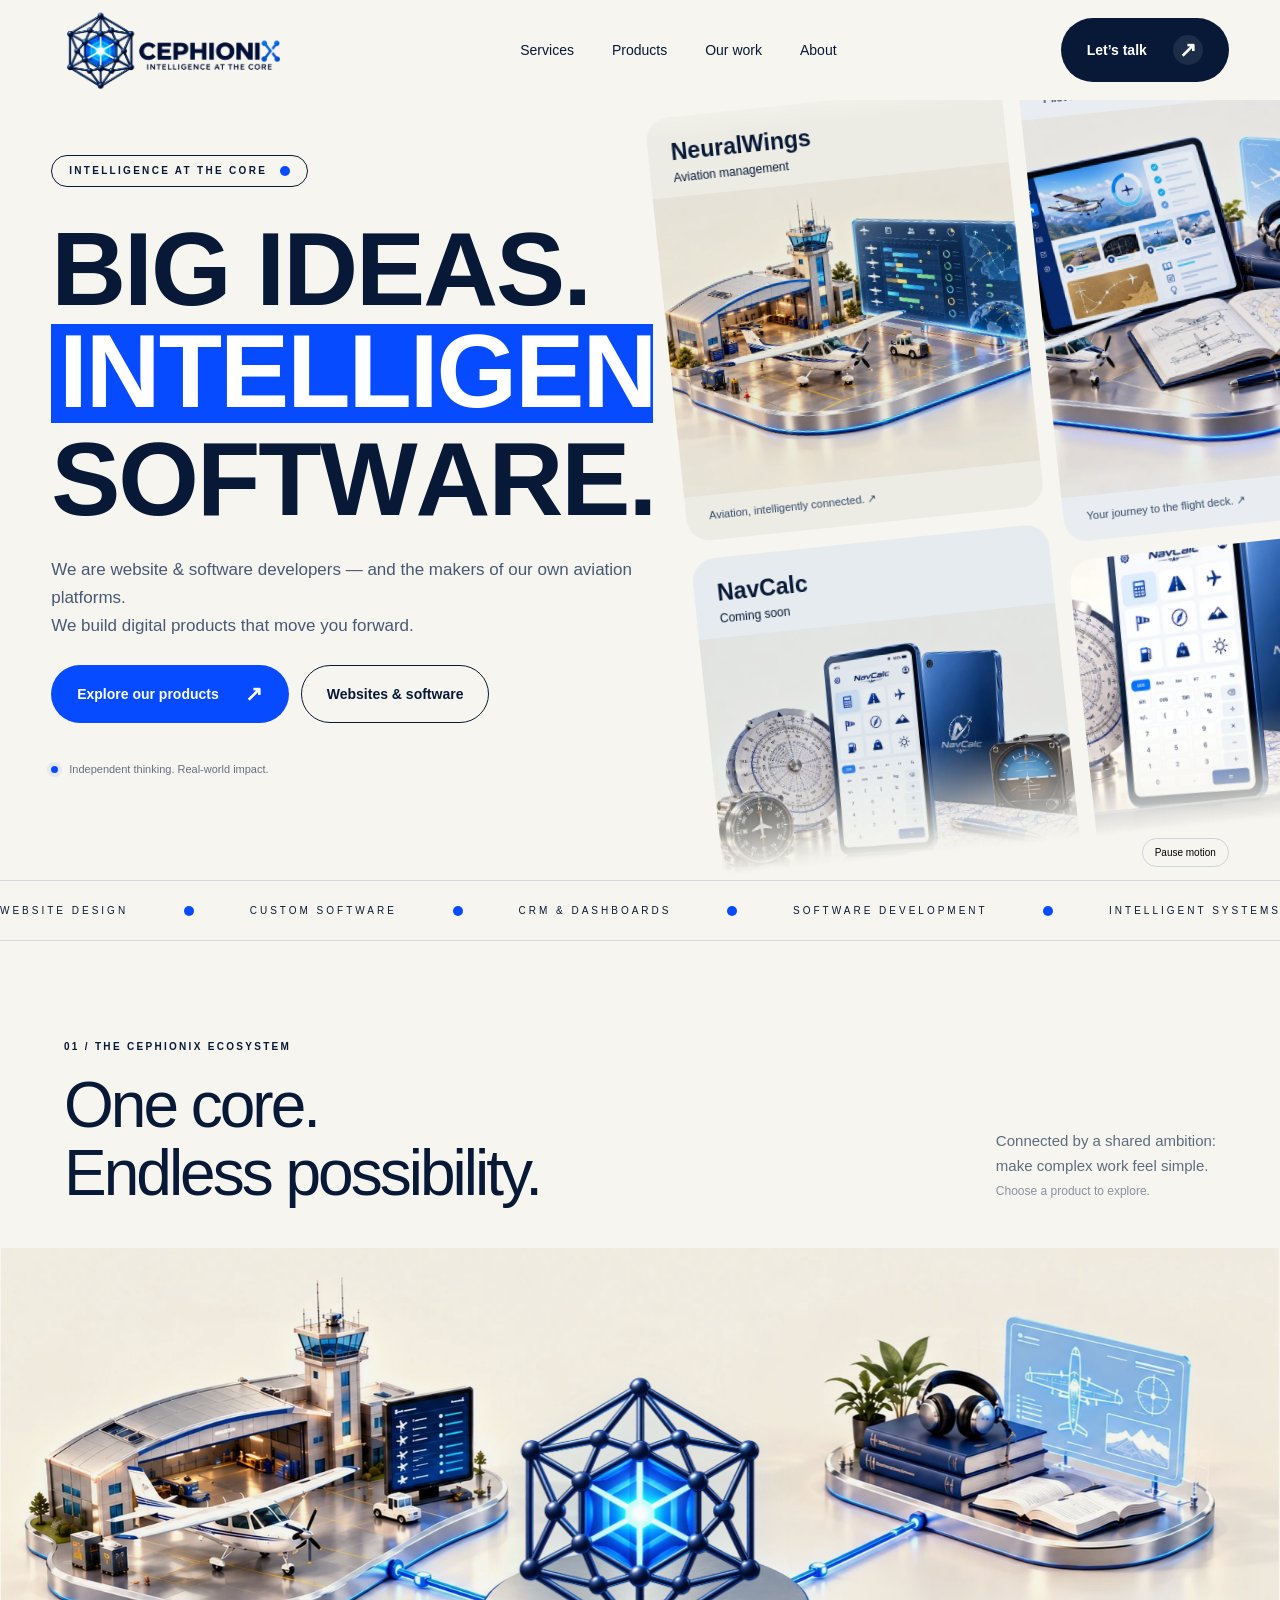
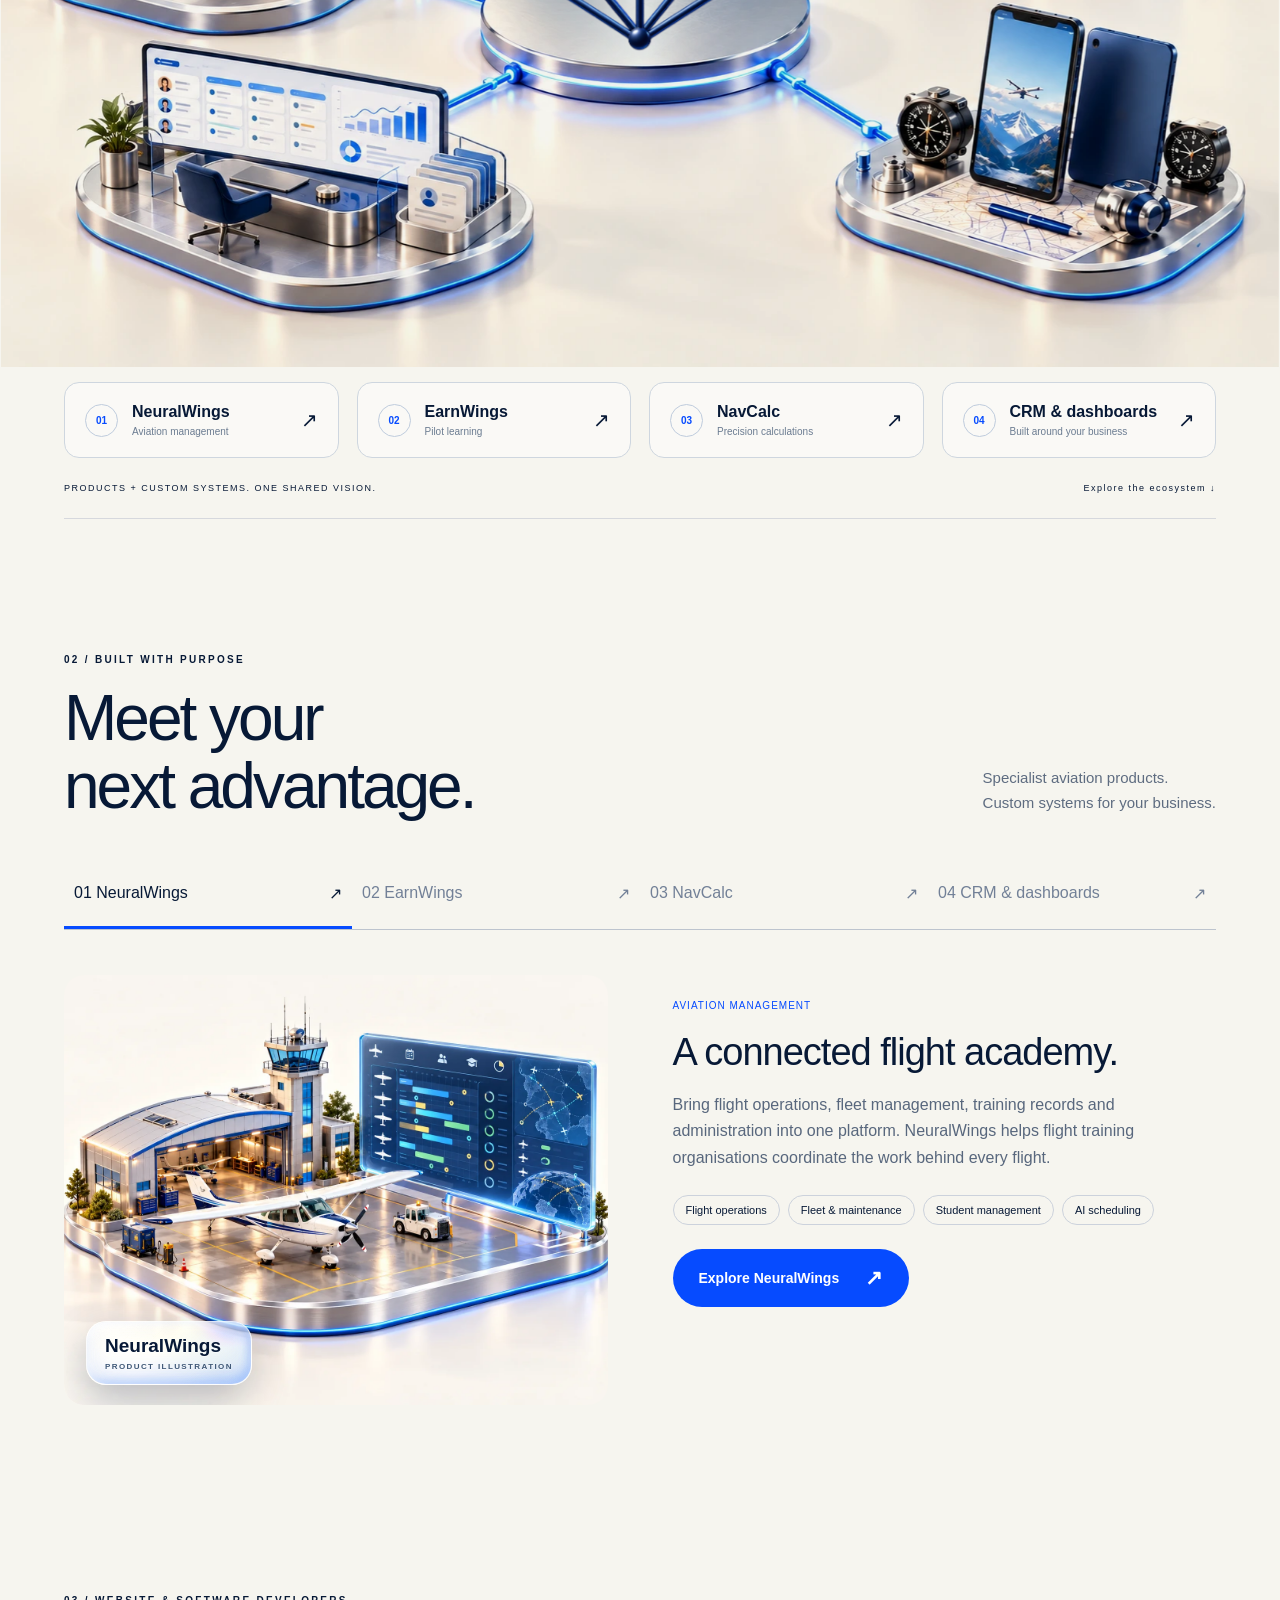
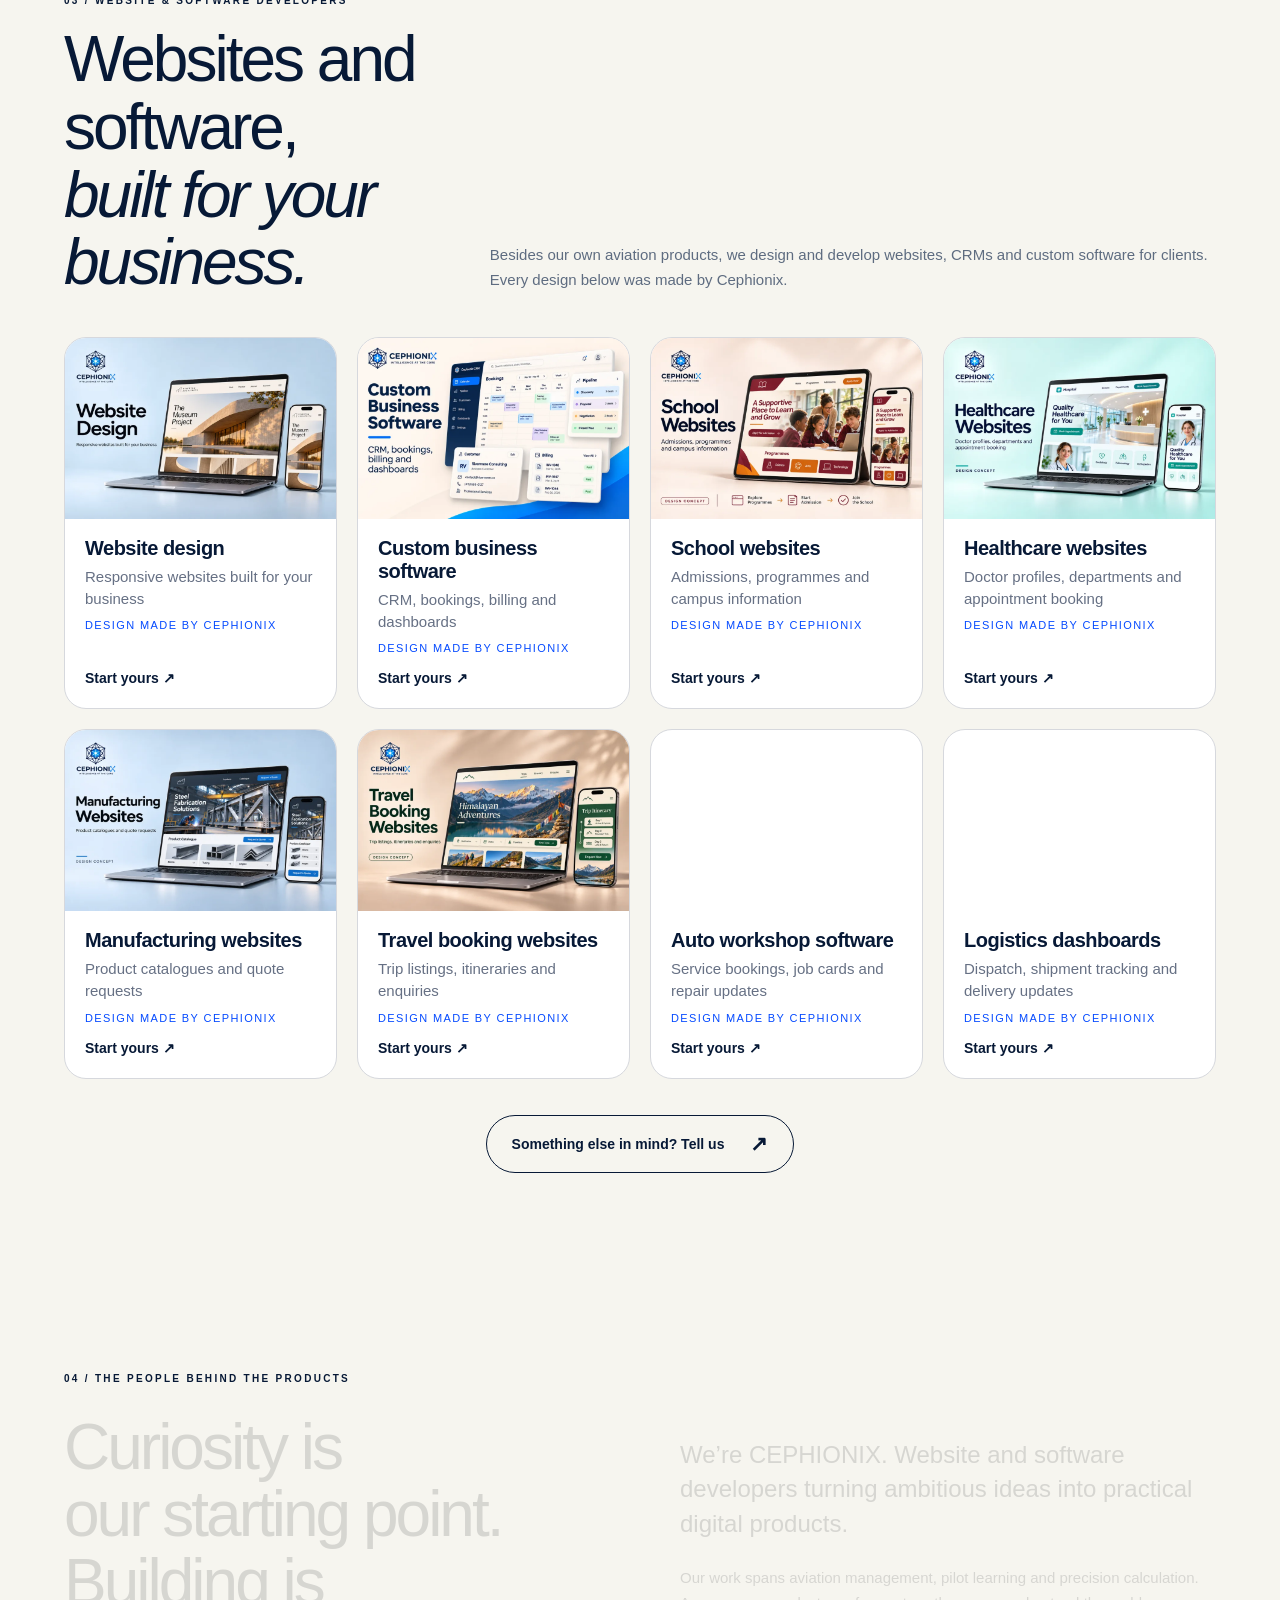
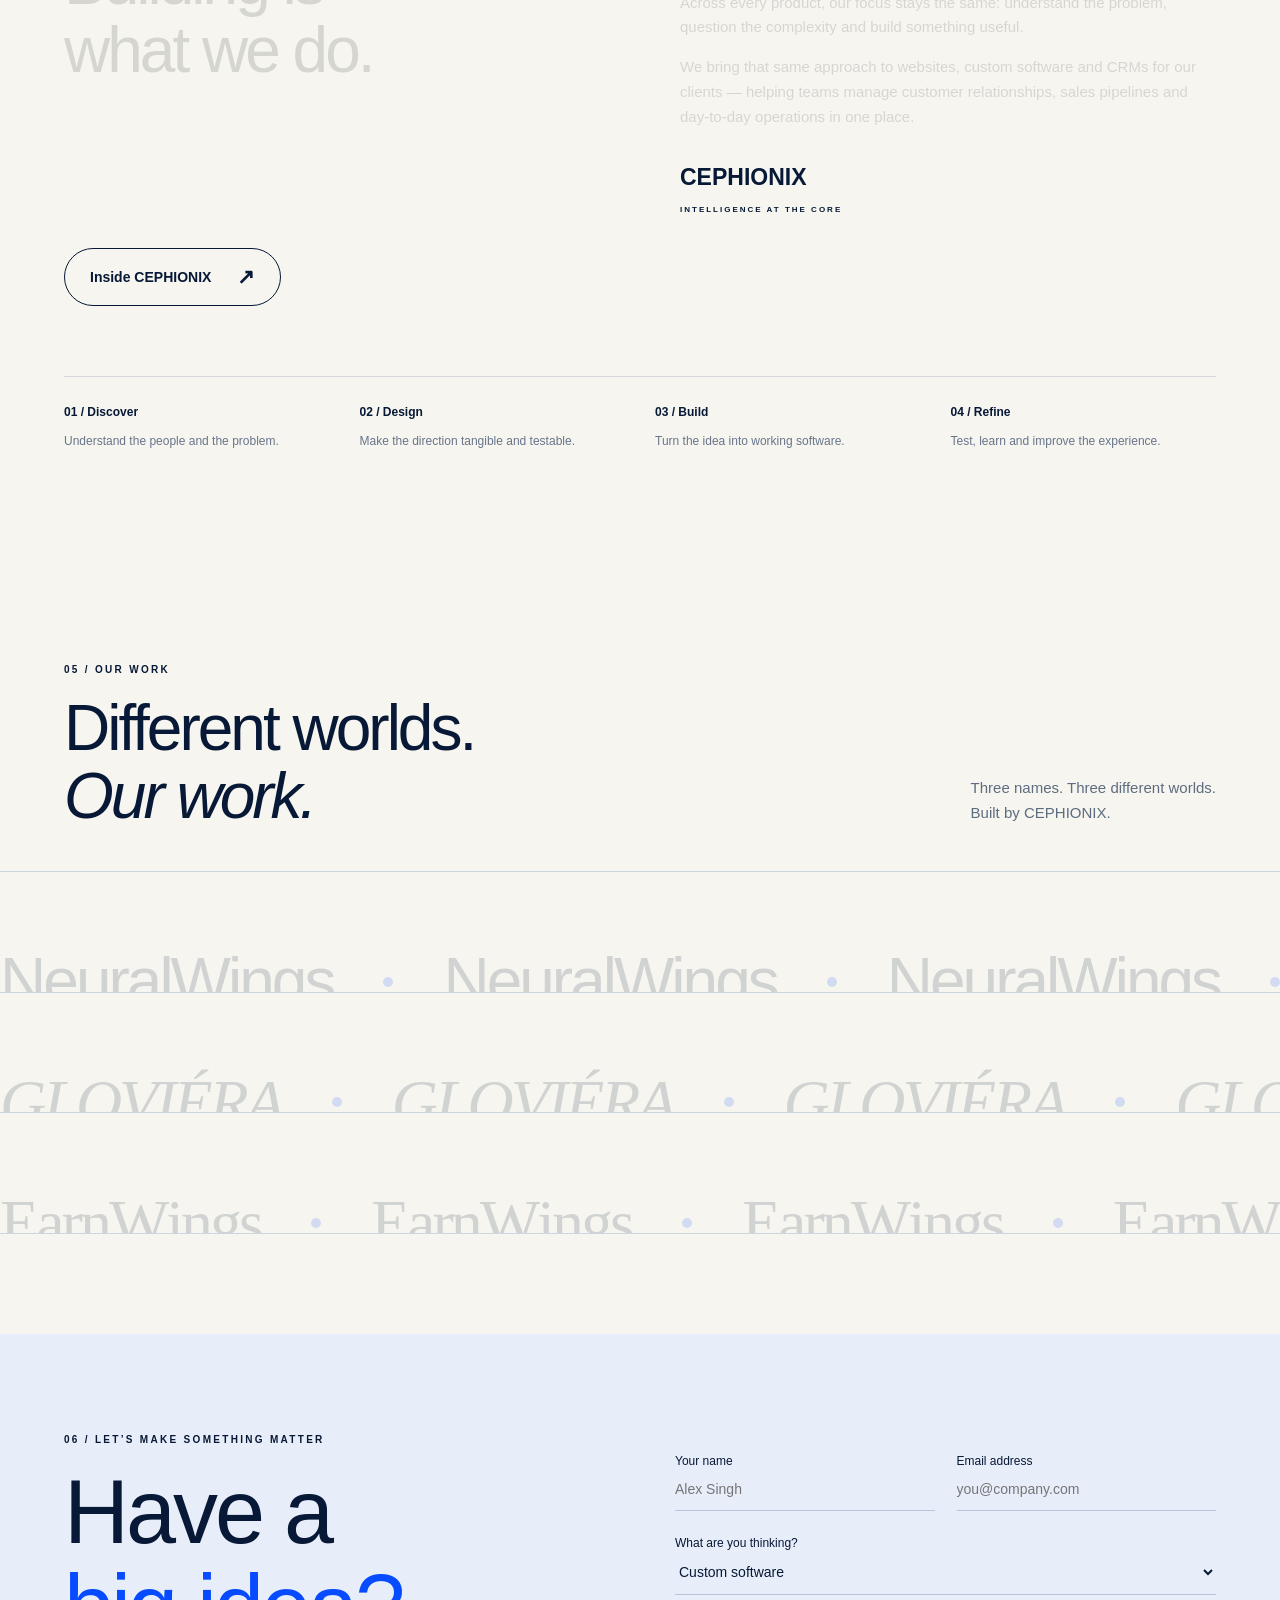
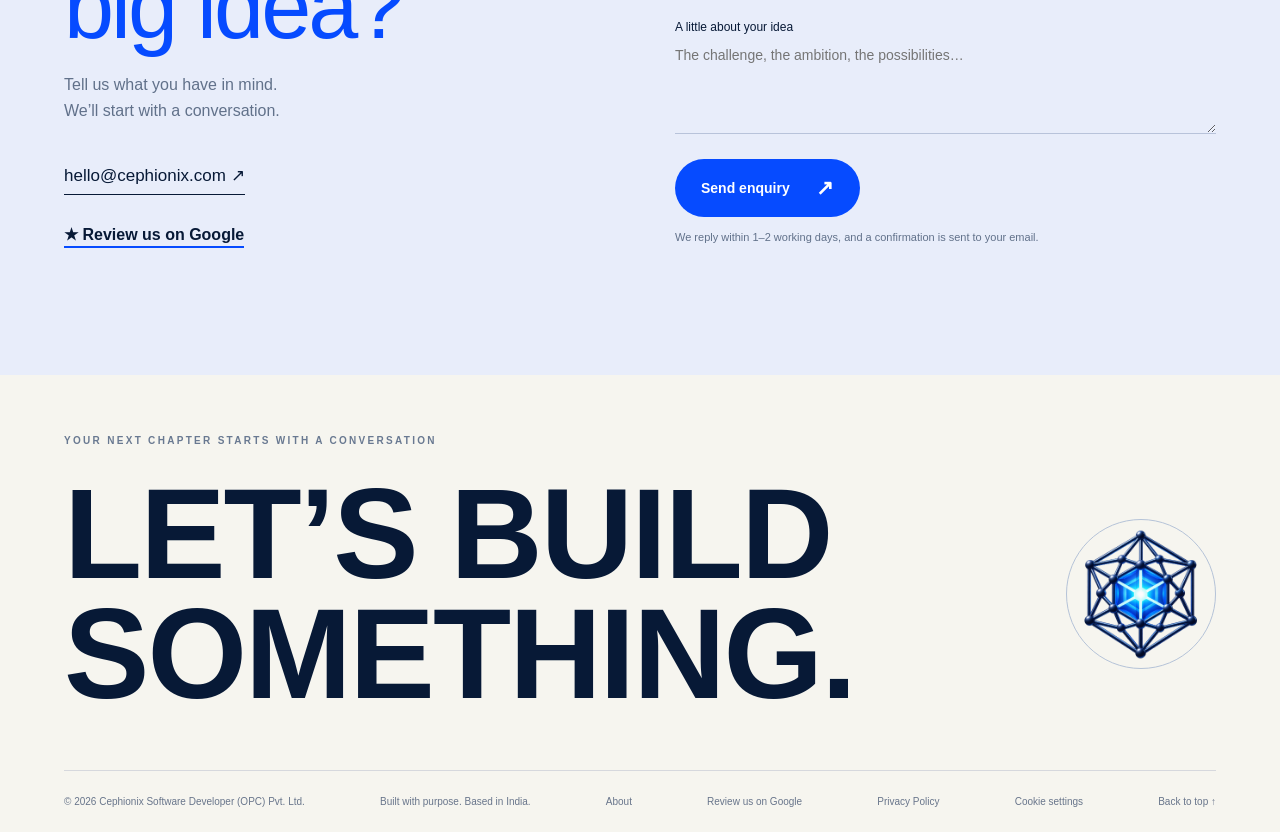
<file: index.html>
<!doctype html><html lang="en"><head><meta http-equiv="Content-Security-Policy" content="default-src 'self'; script-src 'self' https://*.googletagmanager.com 'sha256-9SwPr+YUQ2AwG36P8xFaStLTF9ZfNKFE39sMF1y7RC4=' 'sha256-/6ffPSHn5IrcujAqgUWkuLjjjGQif6m3mM/5sP1SMi4=' 'sha256-KYzLAgYgJRE6Wuvn6bLvG4yOc70H5SsYEq6PU/isffk='; style-src 'self' 'unsafe-inline' https://fonts.googleapis.com; font-src 'self' https://fonts.gstatic.com; img-src 'self' data: https://*.googletagmanager.com https://*.google-analytics.com https://*.analytics.google.com https://*.g.doubleclick.net; connect-src 'self' https://script.google.com https://script.googleusercontent.com https://*.googletagmanager.com https://*.google-analytics.com https://*.analytics.google.com https://*.g.doubleclick.net; object-src 'none'; base-uri 'self'; form-action 'self'; frame-src 'none'; upgrade-insecure-requests"><!-- © 2026 Cephionix Software Developer (OPC) Pvt. Ltd. All rights reserved. Proprietary: no copying, hosting or reuse without written permission. hello@cephionix.com --><script>try{if(sessionStorage.getItem('cx-seen')){window.__skipIntro=1}else{sessionStorage.setItem('cx-seen','1')}}catch(e){}if(window.top!==window.self){document.documentElement.style.display='none';try{window.top.location.replace(window.self.location.href)}catch(e){}}</script><!-- Google tag (gtag.js) --><script async src="https://www.googletagmanager.com/gtag/js?id=G-193C8EX78L"></script><script>window.dataLayer=window.dataLayer||[];function gtag(){dataLayer.push(arguments);}gtag('js',new Date());gtag('consent','default',{analytics_storage:'denied',ad_storage:'denied',ad_user_data:'denied',ad_personalization:'denied',wait_for_update:500});try{if(localStorage.getItem('cx-consent')==='granted')gtag('consent','update',{analytics_storage:'granted'})}catch(e){}gtag('config','G-193C8EX78L');</script><meta charset="UTF-8"><meta name="copyright" content="© 2026 Cephionix Software Developer (OPC) Pvt. Ltd. All rights reserved."><meta name="author" content="Cephionix"><meta name="viewport" content="width=device-width,initial-scale=1"><meta name="description" content="CEPHIONIX is a website and software developer in India. We design websites, CRMs and custom software, and build aviation platforms NeuralWings, EarnWings and NavCalc."><meta name="theme-color" content="#f6f5ef"><title>CEPHIONIX — Website &amp; Software Developers | Intelligence at the core</title><link rel="stylesheet" href="style.css?v=20261117b"><link rel="icon" href="/favicon.ico?v=2" sizes="any"><link rel="icon" type="image/png" sizes="48x48" href="/assets/favicon-48.png?v=2"><link rel="icon" type="image/png" sizes="32x32" href="/assets/favicon-32.png?v=2"><link rel="icon" type="image/png" sizes="16x16" href="/assets/favicon-16.png?v=2"><link rel="apple-touch-icon" href="/apple-touch-icon.png?v=2"><link rel="canonical" href="https://www.cephionix.com/"><meta name="robots" content="index,follow"><meta property="og:type" content="website"><meta property="og:site_name" content="CEPHIONIX"><meta property="og:title" content="CEPHIONIX — Intelligence at the core"><meta property="og:description" content="CEPHIONIX is a website and software developer in India. We design websites, CRMs and custom software, and build aviation platforms NeuralWings, EarnWings and NavCalc."><meta property="og:url" content="https://www.cephionix.com/"><meta property="og:image" content="https://www.cephionix.com/assets/og-image.jpg"><meta property="og:image:width" content="1200"><meta property="og:image:height" content="630"><meta name="twitter:card" content="summary_large_image"><meta name="twitter:image" content="https://www.cephionix.com/assets/og-image.jpg"><script type="application/ld+json">{"@context": "https://schema.org", "@type": "ProfessionalService", "name": "Cephionix Software Developer (OPC) Pvt. Ltd.", "alternateName": "CEPHIONIX", "url": "https://www.cephionix.com/", "logo": "https://www.cephionix.com/assets/icon-512.png", "email": "hello@cephionix.com", "areaServed": "IN", "description": "CEPHIONIX is a website and software developer in India. We design websites, CRMs and custom software, and build aviation platforms NeuralWings, EarnWings and NavCalc.", "knowsAbout": ["Website design", "Custom software development", "CRM development", "Business dashboards", "Aviation software"], "hasOfferCatalog": {"@type": "OfferCatalog", "name": "Services", "itemListElement": [{"@type": "Offer", "itemOffered": {"@type": "Service", "name": "Website design"}}, {"@type": "Offer", "itemOffered": {"@type": "Service", "name": "Custom business software"}}, {"@type": "Offer", "itemOffered": {"@type": "Service", "name": "School websites"}}, {"@type": "Offer", "itemOffered": {"@type": "Service", "name": "Healthcare websites"}}, {"@type": "Offer", "itemOffered": {"@type": "Service", "name": "Manufacturing websites"}}, {"@type": "Offer", "itemOffered": {"@type": "Service", "name": "Travel booking websites"}}, {"@type": "Offer", "itemOffered": {"@type": "Service", "name": "Auto workshop software"}}, {"@type": "Offer", "itemOffered": {"@type": "Service", "name": "Logistics dashboards"}}]}}</script></head><body><script>if(window.__skipIntro){document.documentElement.classList.add("intro-ready")}else{document.documentElement.classList.add("intro-pending");setTimeout(()=>{document.documentElement.classList.remove("intro-pending");document.documentElement.classList.add("intro-ready")},7000)}</script><div class="opening" id="opening" aria-label="Welcome to Cephionix"><div class="opening-content"><div class="opening-top"><span>CEPHIONIX</span><button id="skip-intro">Skip intro <ar-g>↗</ar-g><svg class="ar" viewBox="0 0 24 24" aria-hidden="true" focusable="false"><path d="M2 22 22 2M11 2.2H22V13"/></svg></button></div><div class="opening-center"><div class="opening-orbit"><img src="assets/core-polished.webp" alt=""></div><div class="opening-type">IDEAS INTO<br><em>POSSIBILITY.</em></div><p>INTELLIGENCE AT THE CORE</p></div><div class="opening-bottom"><span id="opening-status">Connecting ideas</span><div class="opening-track"><i></i></div><span>LET’S BEGIN <ar-g>↗</ar-g><svg class="ar" viewBox="0 0 24 24" aria-hidden="true" focusable="false"><path d="M2 22 22 2M11 2.2H22V13"/></svg></span></div></div><div class="opening-panels" aria-hidden="true"></div></div>
<a class="skip" href="#main">Skip to content</a><header><a class="brand" href="#" aria-label="Cephionix home"><img src="assets/brand-clean.webp" alt="CEPHIONIX — Intelligence at the core"></a><nav aria-label="Main navigation"><a href="#expertise">Services</a><a href="#products">Products</a><a href="#work">Our work</a><a href="/about">About</a></nav><a class="pill dark" href="#contact">Let’s talk <span><ar-g>↗</ar-g><svg class="ar" viewBox="0 0 24 24" aria-hidden="true" focusable="false"><path d="M2 22 22 2M11 2.2H22V13"/></svg></span></a></header>
<main id="main"><section class="hero"><div class="hero-copy"><a class="eyebrow sticker" href="#ecosystem" aria-label="Explore the intelligence at our core"><span>INTELLIGENCE AT THE CORE</span><b aria-hidden="true"></b></a><h1 aria-label="Big ideas. Intelligent software."><span class="headline-line"><span class="hero-letter-line" style="--line-delay:0.4s"><span class="hero-motion-letter" style="--letter:0">B</span><span class="hero-motion-letter" style="--letter:1">I</span><span class="hero-motion-letter" style="--letter:2">G</span><span class="hero-motion-letter" style="--letter:3">&nbsp;</span><span class="hero-motion-letter" style="--letter:4">I</span><span class="hero-motion-letter" style="--letter:5">D</span><span class="hero-motion-letter" style="--letter:6">E</span><span class="hero-motion-letter" style="--letter:7">A</span><span class="hero-motion-letter" style="--letter:8">S</span><span class="hero-motion-letter" style="--letter:9">.</span></span></span><span class="headline-line"><em>INTELLIGENT</em></span><span class="headline-line"><span class="hero-letter-line" style="--line-delay:0.8s"><span class="hero-motion-letter" style="--letter:0">S</span><span class="hero-motion-letter" style="--letter:1">O</span><span class="hero-motion-letter" style="--letter:2">F</span><span class="hero-motion-letter" style="--letter:3">T</span><span class="hero-motion-letter" style="--letter:4">W</span><span class="hero-motion-letter" style="--letter:5">A</span><span class="hero-motion-letter" style="--letter:6">R</span><span class="hero-motion-letter" style="--letter:7">E</span><span class="hero-motion-letter" style="--letter:8">.</span></span></span></h1><p>We are website &amp; software developers — and the makers of our own aviation platforms.<br>We build digital products that move you forward.</p><div class="actions"><a class="pill blue" href="#products">Explore our products <span><ar-g>↗</ar-g><svg class="ar" viewBox="0 0 24 24" aria-hidden="true" focusable="false"><path d="M2 22 22 2M11 2.2H22V13"/></svg></span></a><a class="pill outline" href="#expertise">Websites &amp; software</a></div><div class="hero-foot"><span class="dot"></span> Independent thinking. Real-world impact.</div></div>
<div class="reel" aria-label="Our product portfolio"><div class="reel-column"><a class="media-card art-card art-neural" href="#products" data-select="neural"><div class="card-title">NeuralWings<small>Aviation management</small></div><img class="product-art" src="assets/neural-art.webp" alt="Original NeuralWings product illustration"><div class="card-caption">Aviation, intelligently connected. <ar-g>↗</ar-g><svg class="ar" viewBox="0 0 24 24" aria-hidden="true" focusable="false"><path d="M2 22 22 2M11 2.2H22V13"/></svg></div></a><a class="media-card art-card art-navcalc" href="#products" data-select="navcalc"><div class="card-title">NavCalc<small>Coming soon</small></div><img class="product-art" src="assets/navcalc-art.webp" alt="Original NavCalc product illustration"><div class="card-caption">100+ calculations · ~25 instruments <ar-g>↗</ar-g><svg class="ar" viewBox="0 0 24 24" aria-hidden="true" focusable="false"><path d="M2 22 22 2M11 2.2H22V13"/></svg></div></a><div class="media-card code-card"><small>THE WAY WE THINK</small><strong>Complexity,<br>made clear.</strong><span>{ intelligence: "at the core" }</span></div></div><div class="reel-column second"><a class="media-card art-card art-earn" href="#products" data-select="earn"><div class="card-title">EarnWings<small>Pilot learning</small></div><img class="product-art" src="assets/earn-art.webp" alt="Original EarnWings product illustration"><div class="card-caption">Your journey to the flight deck. <ar-g>↗</ar-g><svg class="ar" viewBox="0 0 24 24" aria-hidden="true" focusable="false"><path d="M2 22 22 2M11 2.2H22V13"/></svg></div></a><a class="media-card art-detail" href="#products" data-select="navcalc"><img src="assets/navcalc-art.webp" alt="NavCalc precision instruments illustration"><span>PRECISION, REIMAGINED <ar-g>↗</ar-g><svg class="ar" viewBox="0 0 24 24" aria-hidden="true" focusable="false"><path d="M2 22 22 2M11 2.2H22V13"/></svg></span></a><div class="media-card brand-card"><img src="assets/brand.webp" alt="Cephionix intelligence core"></div></div></div><button class="motion-toggle" aria-pressed="false">Pause motion</button></section>
<div class="ticker" aria-hidden="true"><div>WEBSITE DESIGN <span></span> CUSTOM SOFTWARE <span></span> CRM &amp; DASHBOARDS <span></span> SOFTWARE DEVELOPMENT <span></span> INTELLIGENT SYSTEMS <span></span> DIGITAL PRODUCTS <span></span> WEBSITE DESIGN <span></span> CUSTOM SOFTWARE <span></span> CRM &amp; DASHBOARDS <span></span> SOFTWARE DEVELOPMENT <span></span> INTELLIGENT SYSTEMS <span></span> DIGITAL PRODUCTS <span></span> </div></div>
<section class="ecosystem section" id="ecosystem"><div class="section-heading"><div><div class="eyebrow">01 / THE CEPHIONIX ECOSYSTEM</div><h2>One core.<br>Endless possibility.</h2></div><p>Connected by a shared ambition:<br>make complex work feel simple.<br><span class="muted">Choose a product to explore.</span></p></div><div class="world"><img class="world-bg" src="assets/ecosystem-unified.webp" alt="One connected miniature ecosystem: NeuralWings, EarnWings, NavCalc and custom CRM dashboards"><div class="core-sculpture"><img src="assets/core-polished.webp" alt="CEPHIONIX geometric intelligence core"></div><button class="zone zone-neural" data-select="neural" aria-label="Explore NeuralWings"><img src="assets/ecosystem-unified.webp" alt="" aria-hidden="true"></button><span class="zone-tag tag-neural" aria-hidden="true">NeuralWings<small>Aviation management</small></span><button class="zone zone-earn" data-select="earn" aria-label="Explore EarnWings"><img src="assets/ecosystem-unified.webp" alt="" aria-hidden="true"></button><span class="zone-tag tag-earn" aria-hidden="true">EarnWings<small>Pilot learning</small></span><button class="zone zone-navcalc" data-select="navcalc" aria-label="Explore NavCalc"><img src="assets/ecosystem-unified.webp" alt="" aria-hidden="true"></button><span class="zone-tag tag-navcalc" aria-hidden="true">NavCalc<small>Precision calculations</small></span><button class="zone zone-crm" data-select="crm" aria-label="Explore CRM and dashboards"><img src="assets/ecosystem-unified.webp" alt="" aria-hidden="true"></button><span class="zone-tag tag-crm" aria-hidden="true">CRM &amp; dashboards<small>Built around your business</small></span></div><div class="ecosystem-links"><button data-select="neural"><b>01</b><span>NeuralWings<small>Aviation management</small></span><i><ar-g>↗</ar-g><svg class="ar" viewBox="0 0 24 24" aria-hidden="true" focusable="false"><path d="M2 22 22 2M11 2.2H22V13"/></svg></i></button><button data-select="earn"><b>02</b><span>EarnWings<small>Pilot learning</small></span><i><ar-g>↗</ar-g><svg class="ar" viewBox="0 0 24 24" aria-hidden="true" focusable="false"><path d="M2 22 22 2M11 2.2H22V13"/></svg></i></button><button data-select="navcalc"><b>03</b><span>NavCalc<small>Precision calculations</small></span><i><ar-g>↗</ar-g><svg class="ar" viewBox="0 0 24 24" aria-hidden="true" focusable="false"><path d="M2 22 22 2M11 2.2H22V13"/></svg></i></button><button data-select="crm"><b>04</b><span>CRM & dashboards<small>Built around your business</small></span><i><ar-g>↗</ar-g><svg class="ar" viewBox="0 0 24 24" aria-hidden="true" focusable="false"><path d="M2 22 22 2M11 2.2H22V13"/></svg></i></button></div><div class="world-note"><span>PRODUCTS + CUSTOM SYSTEMS. ONE SHARED VISION.</span><span>Explore the ecosystem <ar-g>↓</ar-g><svg class="ar" viewBox="0 0 24 24" aria-hidden="true" focusable="false"><path d="M12 2V22M5.5 15.5 12 22 18.5 15.5"/></svg></span></div></section>
<section class="products section" id="products"><div class="section-heading"><div><div class="eyebrow">02 / BUILT WITH PURPOSE</div><h2>Meet your<br>next advantage.</h2></div><p>Specialist aviation products.<br>Custom systems for your business.</p></div><div class="tabs" role="tablist" aria-label="Products"><button role="tab" aria-selected="true" data-product="neural">01 NeuralWings <span><ar-g>↗</ar-g><svg class="ar" viewBox="0 0 24 24" aria-hidden="true" focusable="false"><path d="M2 22 22 2M11 2.2H22V13"/></svg></span></button><button role="tab" aria-selected="false" data-product="earn">02 EarnWings <span><ar-g>↗</ar-g><svg class="ar" viewBox="0 0 24 24" aria-hidden="true" focusable="false"><path d="M2 22 22 2M11 2.2H22V13"/></svg></span></button><button role="tab" aria-selected="false" data-product="navcalc">03 NavCalc <span><ar-g>↗</ar-g><svg class="ar" viewBox="0 0 24 24" aria-hidden="true" focusable="false"><path d="M2 22 22 2M11 2.2H22V13"/></svg></span></button><button role="tab" aria-selected="false" data-product="crm">04 CRM & dashboards <span><ar-g>↗</ar-g><svg class="ar" viewBox="0 0 24 24" aria-hidden="true" focusable="false"><path d="M2 22 22 2M11 2.2H22V13"/></svg></span></button></div><div class="product-panel" role="tabpanel" id="product-panel"></div><div class="swipe-dots" aria-hidden="true"><i class="on"></i><i></i><i></i><i></i><em>Swipe to explore</em></div></section>
<section class="services-grid section" id="expertise"><div class="section-heading"><div><div class="eyebrow">03 / WEBSITE &amp; SOFTWARE DEVELOPERS</div><h2>Websites and software,<br><em>built for your business.</em></h2></div><p>Besides our own aviation products, we design and develop websites, CRMs and custom software for clients. Every design below was made by Cephionix.</p></div><div class="svc-grid"><a class="svc-card" href="#contact" data-service="Website design"><img src="assets/svc-website.webp" alt="Website design — design concept by Cephionix" width="900" height="600" loading="lazy" decoding="async"><div><h3>Website design</h3><p>Responsive websites built for your business</p><small>Design made by Cephionix</small><span class="svc-go">Start yours <ar-g>↗</ar-g><svg class="ar" viewBox="0 0 24 24" aria-hidden="true" focusable="false"><path d="M2 22 22 2M11 2.2H22V13"/></svg></span></div></a><a class="svc-card" href="#contact" data-service="Custom software"><img src="assets/svc-software.webp" alt="Custom business software — design concept by Cephionix" width="900" height="600" loading="lazy" decoding="async"><div><h3>Custom business software</h3><p>CRM, bookings, billing and dashboards</p><small>Design made by Cephionix</small><span class="svc-go">Start yours <ar-g>↗</ar-g><svg class="ar" viewBox="0 0 24 24" aria-hidden="true" focusable="false"><path d="M2 22 22 2M11 2.2H22V13"/></svg></span></div></a><a class="svc-card" href="#contact" data-service="School website"><img src="assets/svc-school.webp" alt="School websites — design concept by Cephionix" width="900" height="600" loading="lazy" decoding="async"><div><h3>School websites</h3><p>Admissions, programmes and campus information</p><small>Design made by Cephionix</small><span class="svc-go">Start yours <ar-g>↗</ar-g><svg class="ar" viewBox="0 0 24 24" aria-hidden="true" focusable="false"><path d="M2 22 22 2M11 2.2H22V13"/></svg></span></div></a><a class="svc-card" href="#contact" data-service="Healthcare website"><img src="assets/svc-health.webp" alt="Healthcare websites — design concept by Cephionix" width="900" height="600" loading="lazy" decoding="async"><div><h3>Healthcare websites</h3><p>Doctor profiles, departments and appointment booking</p><small>Design made by Cephionix</small><span class="svc-go">Start yours <ar-g>↗</ar-g><svg class="ar" viewBox="0 0 24 24" aria-hidden="true" focusable="false"><path d="M2 22 22 2M11 2.2H22V13"/></svg></span></div></a><a class="svc-card" href="#contact" data-service="Manufacturing website"><img src="assets/svc-manufacturing.webp" alt="Manufacturing websites — design concept by Cephionix" width="900" height="600" loading="lazy" decoding="async"><div><h3>Manufacturing websites</h3><p>Product catalogues and quote requests</p><small>Design made by Cephionix</small><span class="svc-go">Start yours <ar-g>↗</ar-g><svg class="ar" viewBox="0 0 24 24" aria-hidden="true" focusable="false"><path d="M2 22 22 2M11 2.2H22V13"/></svg></span></div></a><a class="svc-card" href="#contact" data-service="Travel website"><img src="assets/svc-travel.webp" alt="Travel booking websites — design concept by Cephionix" width="900" height="600" loading="lazy" decoding="async"><div><h3>Travel booking websites</h3><p>Trip listings, itineraries and enquiries</p><small>Design made by Cephionix</small><span class="svc-go">Start yours <ar-g>↗</ar-g><svg class="ar" viewBox="0 0 24 24" aria-hidden="true" focusable="false"><path d="M2 22 22 2M11 2.2H22V13"/></svg></span></div></a><a class="svc-card" href="#contact" data-service="Auto workshop software"><img src="assets/svc-auto.webp" alt="Auto workshop software — design concept by Cephionix" width="900" height="600" loading="lazy" decoding="async"><div><h3>Auto workshop software</h3><p>Service bookings, job cards and repair updates</p><small>Design made by Cephionix</small><span class="svc-go">Start yours <ar-g>↗</ar-g><svg class="ar" viewBox="0 0 24 24" aria-hidden="true" focusable="false"><path d="M2 22 22 2M11 2.2H22V13"/></svg></span></div></a><a class="svc-card" href="#contact" data-service="Logistics dashboard"><img src="assets/svc-logistics.webp" alt="Logistics dashboards — design concept by Cephionix" width="900" height="600" loading="lazy" decoding="async"><div><h3>Logistics dashboards</h3><p>Dispatch, shipment tracking and delivery updates</p><small>Design made by Cephionix</small><span class="svc-go">Start yours <ar-g>↗</ar-g><svg class="ar" viewBox="0 0 24 24" aria-hidden="true" focusable="false"><path d="M2 22 22 2M11 2.2H22V13"/></svg></span></div></a></div><div class="svc-more"><a class="pill outline" href="#contact" data-service="Custom software">Something else in mind? Tell us <span><ar-g>↗</ar-g><svg class="ar" viewBox="0 0 24 24" aria-hidden="true" focusable="false"><path d="M2 22 22 2M11 2.2H22V13"/></svg></span></a></div></section>

<section class="company section" id="company"><div class="eyebrow">04 / THE PEOPLE BEHIND THE PRODUCTS</div><div class="about-grid"><h2>Curiosity is<br>our starting point.<br><em>Building is<br>what we do.</em></h2><div><p class="large">We’re CEPHIONIX. Website and software developers turning ambitious ideas into practical digital products.</p><p>Our work spans aviation management, pilot learning and precision calculation. Across every product, our focus stays the same: understand the problem, question the complexity and build something useful.</p><p>We bring that same approach to websites, custom software and CRMs for our clients — helping teams manage customer relationships, sales pipelines and day-to-day operations in one place.</p><div class="about-signature">CEPHIONIX<br><small>INTELLIGENCE AT THE CORE</small></div></div></div><a class="pill outline about-discover" href="/about">Inside CEPHIONIX <span><ar-g>↗</ar-g><svg class="ar" viewBox="0 0 24 24" aria-hidden="true" focusable="false"><path d="M2 22 22 2M11 2.2H22V13"/></svg></span></a><div class="process"><div><b>01 / Discover</b><p>Understand the people and the problem.</p></div><div><b>02 / Design</b><p>Make the direction tangible and testable.</p></div><div><b>03 / Build</b><p>Turn the idea into working software.</p></div><div><b>04 / Refine</b><p>Test, learn and improve the experience.</p></div></div></section>
<section class="section selected-work" id="work"><div class="section-heading"><div><div class="eyebrow">05 / OUR WORK</div><h2>Different worlds.<br><em>Our work.</em></h2></div><p>Three names. Three different worlds.<br>Built by CEPHIONIX.</p></div><div class="project-name-wall"><a class="project-name-row name-style-0" href="https://neuralwings.org/" target="_blank" rel="noopener noreferrer" aria-label="Visit NeuralWings website"><span class="name-reveal"><span class="name-marquee" aria-hidden="true"><span class="name-unit"><span><span class="name-letter" style="--letter:0">N</span><span class="name-letter" style="--letter:1">e</span><span class="name-letter" style="--letter:2">u</span><span class="name-letter" style="--letter:3">r</span><span class="name-letter" style="--letter:4">a</span><span class="name-letter" style="--letter:5">l</span><span class="name-letter" style="--letter:6">W</span><span class="name-letter" style="--letter:7">i</span><span class="name-letter" style="--letter:8">n</span><span class="name-letter" style="--letter:9">g</span><span class="name-letter" style="--letter:10">s</span></span><i aria-hidden="true"></i></span><span class="name-unit"><span><span class="name-letter" style="--letter:0">N</span><span class="name-letter" style="--letter:1">e</span><span class="name-letter" style="--letter:2">u</span><span class="name-letter" style="--letter:3">r</span><span class="name-letter" style="--letter:4">a</span><span class="name-letter" style="--letter:5">l</span><span class="name-letter" style="--letter:6">W</span><span class="name-letter" style="--letter:7">i</span><span class="name-letter" style="--letter:8">n</span><span class="name-letter" style="--letter:9">g</span><span class="name-letter" style="--letter:10">s</span></span><i aria-hidden="true"></i></span><span class="name-unit"><span><span class="name-letter" style="--letter:0">N</span><span class="name-letter" style="--letter:1">e</span><span class="name-letter" style="--letter:2">u</span><span class="name-letter" style="--letter:3">r</span><span class="name-letter" style="--letter:4">a</span><span class="name-letter" style="--letter:5">l</span><span class="name-letter" style="--letter:6">W</span><span class="name-letter" style="--letter:7">i</span><span class="name-letter" style="--letter:8">n</span><span class="name-letter" style="--letter:9">g</span><span class="name-letter" style="--letter:10">s</span></span><i aria-hidden="true"></i></span><span class="name-unit"><span><span class="name-letter" style="--letter:0">N</span><span class="name-letter" style="--letter:1">e</span><span class="name-letter" style="--letter:2">u</span><span class="name-letter" style="--letter:3">r</span><span class="name-letter" style="--letter:4">a</span><span class="name-letter" style="--letter:5">l</span><span class="name-letter" style="--letter:6">W</span><span class="name-letter" style="--letter:7">i</span><span class="name-letter" style="--letter:8">n</span><span class="name-letter" style="--letter:9">g</span><span class="name-letter" style="--letter:10">s</span></span><i aria-hidden="true"></i></span></span></span><span class="name-visit-arrow" aria-hidden="true"><ar-g>↗</ar-g><svg class="ar" viewBox="0 0 24 24" aria-hidden="true" focusable="false"><path d="M2 22 22 2M11 2.2H22V13"/></svg></span></a><a class="project-name-row name-style-1" href="https://www.gloviera.com/" target="_blank" rel="noopener noreferrer" aria-label="Visit GLOVIÉRA website"><span class="name-reveal"><span class="name-marquee" aria-hidden="true"><span class="name-unit"><span><span class="name-letter" style="--letter:0">G</span><span class="name-letter" style="--letter:1">L</span><span class="name-letter" style="--letter:2">O</span><span class="name-letter" style="--letter:3">V</span><span class="name-letter" style="--letter:4">I</span><span class="name-letter" style="--letter:5">É</span><span class="name-letter" style="--letter:6">R</span><span class="name-letter" style="--letter:7">A</span></span><i aria-hidden="true"></i></span><span class="name-unit"><span><span class="name-letter" style="--letter:0">G</span><span class="name-letter" style="--letter:1">L</span><span class="name-letter" style="--letter:2">O</span><span class="name-letter" style="--letter:3">V</span><span class="name-letter" style="--letter:4">I</span><span class="name-letter" style="--letter:5">É</span><span class="name-letter" style="--letter:6">R</span><span class="name-letter" style="--letter:7">A</span></span><i aria-hidden="true"></i></span><span class="name-unit"><span><span class="name-letter" style="--letter:0">G</span><span class="name-letter" style="--letter:1">L</span><span class="name-letter" style="--letter:2">O</span><span class="name-letter" style="--letter:3">V</span><span class="name-letter" style="--letter:4">I</span><span class="name-letter" style="--letter:5">É</span><span class="name-letter" style="--letter:6">R</span><span class="name-letter" style="--letter:7">A</span></span><i aria-hidden="true"></i></span><span class="name-unit"><span><span class="name-letter" style="--letter:0">G</span><span class="name-letter" style="--letter:1">L</span><span class="name-letter" style="--letter:2">O</span><span class="name-letter" style="--letter:3">V</span><span class="name-letter" style="--letter:4">I</span><span class="name-letter" style="--letter:5">É</span><span class="name-letter" style="--letter:6">R</span><span class="name-letter" style="--letter:7">A</span></span><i aria-hidden="true"></i></span></span></span><span class="name-visit-arrow" aria-hidden="true"><ar-g>↗</ar-g><svg class="ar" viewBox="0 0 24 24" aria-hidden="true" focusable="false"><path d="M2 22 22 2M11 2.2H22V13"/></svg></span></a><a class="project-name-row name-style-3" href="https://earnwings.org/" target="_blank" rel="noopener noreferrer" aria-label="Visit EarnWings website"><span class="name-reveal"><span class="name-marquee" aria-hidden="true"><span class="name-unit"><span><span class="name-letter" style="--letter:0">E</span><span class="name-letter" style="--letter:1">a</span><span class="name-letter" style="--letter:2">r</span><span class="name-letter" style="--letter:3">n</span><span class="name-letter" style="--letter:4">W</span><span class="name-letter" style="--letter:5">i</span><span class="name-letter" style="--letter:6">n</span><span class="name-letter" style="--letter:7">g</span><span class="name-letter" style="--letter:8">s</span></span><i aria-hidden="true"></i></span><span class="name-unit"><span><span class="name-letter" style="--letter:0">E</span><span class="name-letter" style="--letter:1">a</span><span class="name-letter" style="--letter:2">r</span><span class="name-letter" style="--letter:3">n</span><span class="name-letter" style="--letter:4">W</span><span class="name-letter" style="--letter:5">i</span><span class="name-letter" style="--letter:6">n</span><span class="name-letter" style="--letter:7">g</span><span class="name-letter" style="--letter:8">s</span></span><i aria-hidden="true"></i></span><span class="name-unit"><span><span class="name-letter" style="--letter:0">E</span><span class="name-letter" style="--letter:1">a</span><span class="name-letter" style="--letter:2">r</span><span class="name-letter" style="--letter:3">n</span><span class="name-letter" style="--letter:4">W</span><span class="name-letter" style="--letter:5">i</span><span class="name-letter" style="--letter:6">n</span><span class="name-letter" style="--letter:7">g</span><span class="name-letter" style="--letter:8">s</span></span><i aria-hidden="true"></i></span><span class="name-unit"><span><span class="name-letter" style="--letter:0">E</span><span class="name-letter" style="--letter:1">a</span><span class="name-letter" style="--letter:2">r</span><span class="name-letter" style="--letter:3">n</span><span class="name-letter" style="--letter:4">W</span><span class="name-letter" style="--letter:5">i</span><span class="name-letter" style="--letter:6">n</span><span class="name-letter" style="--letter:7">g</span><span class="name-letter" style="--letter:8">s</span></span><i aria-hidden="true"></i></span></span></span><span class="name-visit-arrow" aria-hidden="true"><ar-g>↗</ar-g><svg class="ar" viewBox="0 0 24 24" aria-hidden="true" focusable="false"><path d="M2 22 22 2M11 2.2H22V13"/></svg></span></a></div></section>
<section class="contact section" id="contact"><div><div class="eyebrow">06 / LET’S MAKE SOMETHING MATTER</div><h2>Have a<br><em>big idea?</em></h2><p>Tell us what you have in mind.<br>We’ll start with a conversation.</p><a class="contact-mail" href="mailto:hello@cephionix.com">hello@cephionix.com <ar-g>↗</ar-g><svg class="ar" viewBox="0 0 24 24" aria-hidden="true" focusable="false"><path d="M2 22 22 2M11 2.2H22V13"/></svg></a><a class="review-link" href="https://g.page/r/CWVCGtJRe5-5EBM/review" target="_blank" rel="noopener noreferrer">★ Review us on Google</a></div><form id="enquiry"><div class="form-row"><label>Your name<input name="name" autocomplete="name" required placeholder="Alex Singh"></label><label>Email address<input name="email" type="email" autocomplete="email" required placeholder="you@company.com"></label></div><label>What are you thinking?<select name="interest"><option>Custom software</option><option>CRM development</option><option>Website design</option><option>School website</option><option>Healthcare website</option><option>Manufacturing website</option><option>Travel website</option><option>Auto workshop software</option><option>Logistics dashboard</option><option>Web & mobile</option><option>Intelligent systems</option><option>NeuralWings</option><option>EarnWings</option><option>NavCalc launch updates</option></select></label><label>A little about your idea<textarea name="message" rows="4" required placeholder="The challenge, the ambition, the possibilities…"></textarea></label><button class="pill blue" type="submit">Prepare your enquiry <span><ar-g>↗</ar-g><svg class="ar" viewBox="0 0 24 24" aria-hidden="true" focusable="false"><path d="M2 22 22 2M11 2.2H22V13"/></svg></span></button><p class="form-note">Opens your email app with your enquiry ready to send.</p><div id="form-status" role="status"></div></form></section></main>
<footer><div class="eyebrow footer-intro">YOUR NEXT CHAPTER STARTS WITH A CONVERSATION</div><a class="footer-name" href="#contact"><span class="footer-words">LET’S BUILD<br>SOMETHING.</span><span class="footer-arrow" aria-hidden="true"><img src="assets/core-polished.webp" alt="" width="100" height="100"></span></a><div class="footer-bottom"><span>© <span id="year"></span> Cephionix Software Developer (OPC) Pvt. Ltd.</span><span>Built with purpose. Based in India.</span><a href="/about">About</a><a href="https://g.page/r/CWVCGtJRe5-5EBM/review" target="_blank" rel="noopener noreferrer">Review us on Google</a><a href="/privacy">Privacy Policy</a><a href="#" data-cookie-settings>Cookie settings</a><a href="#">Back to top <ar-g>↑</ar-g><svg class="ar" viewBox="0 0 24 24" aria-hidden="true" focusable="false"><path d="M12 22V2M5.5 8.5 12 2 18.5 8.5"/></svg></a></div></footer><script src="app.js?v=20261117b"></script><script src="consent.js?v=20261117b" defer></script></body></html>
</file>
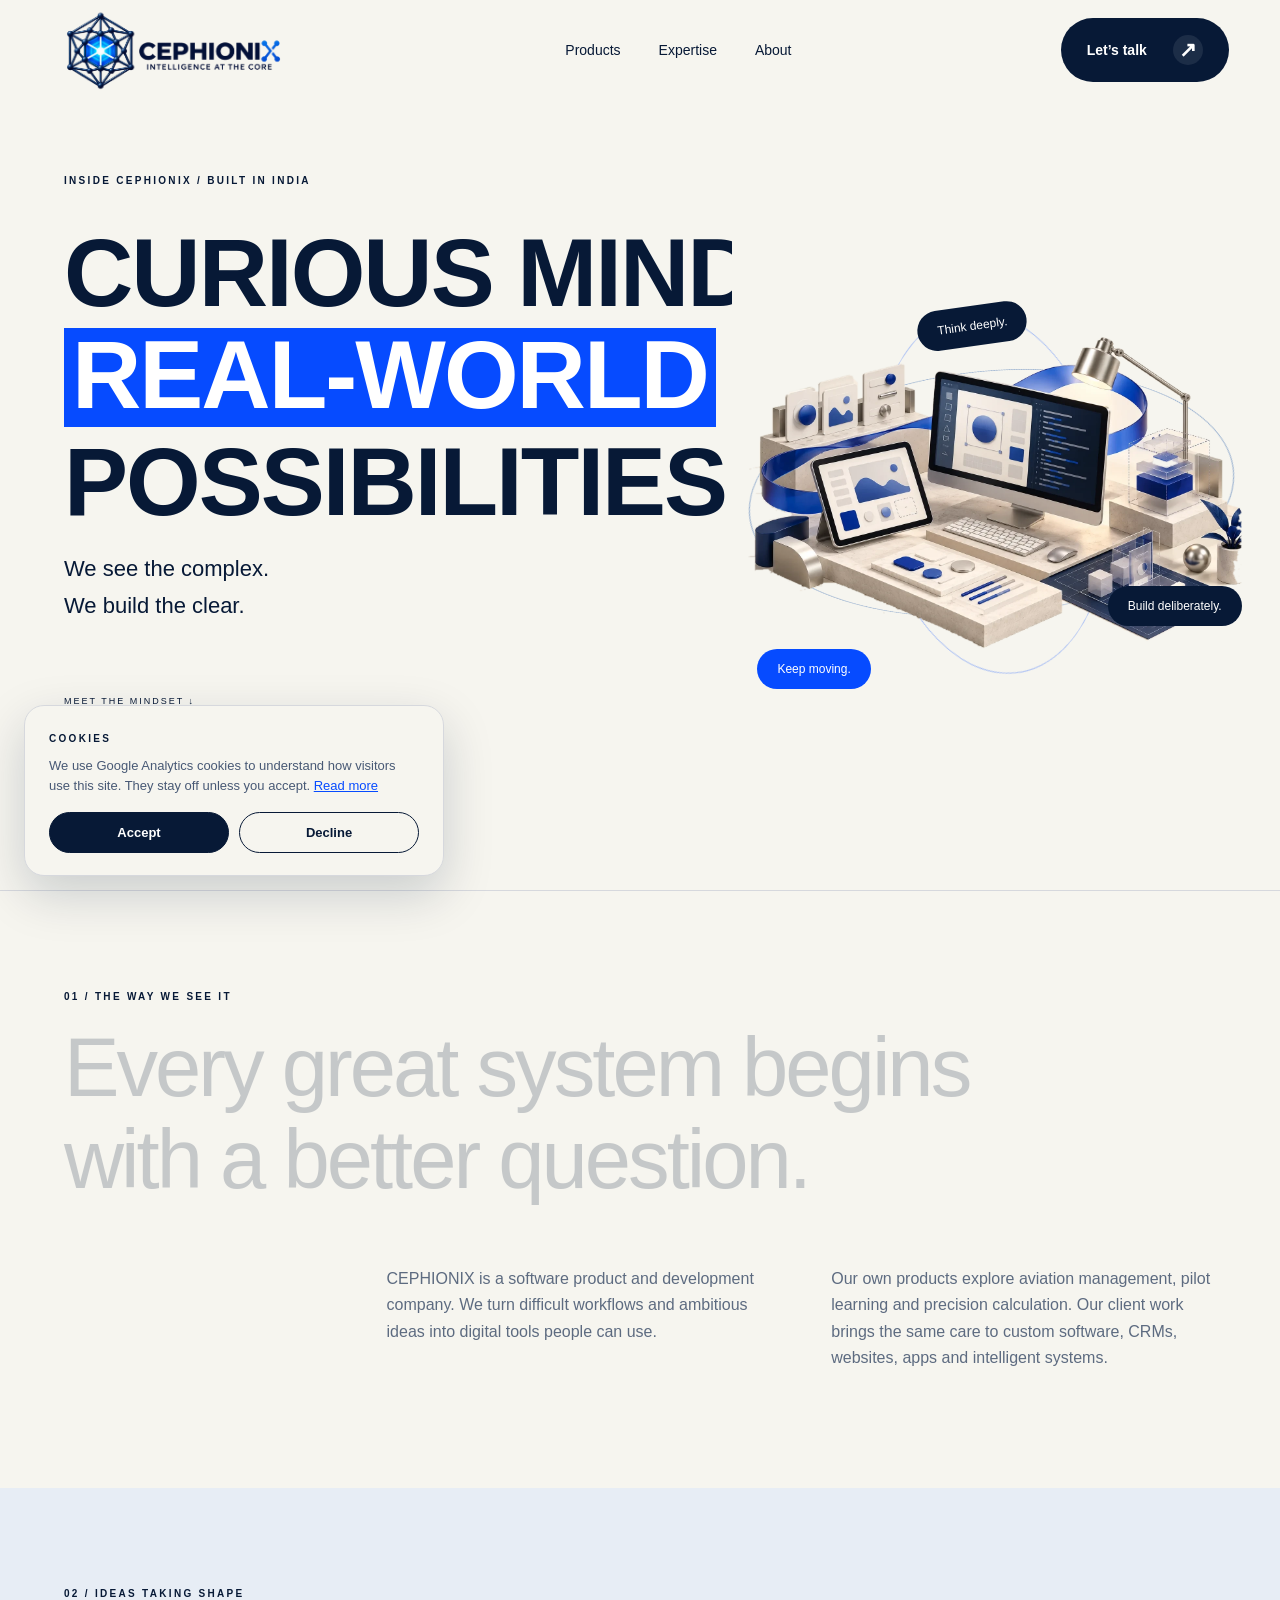
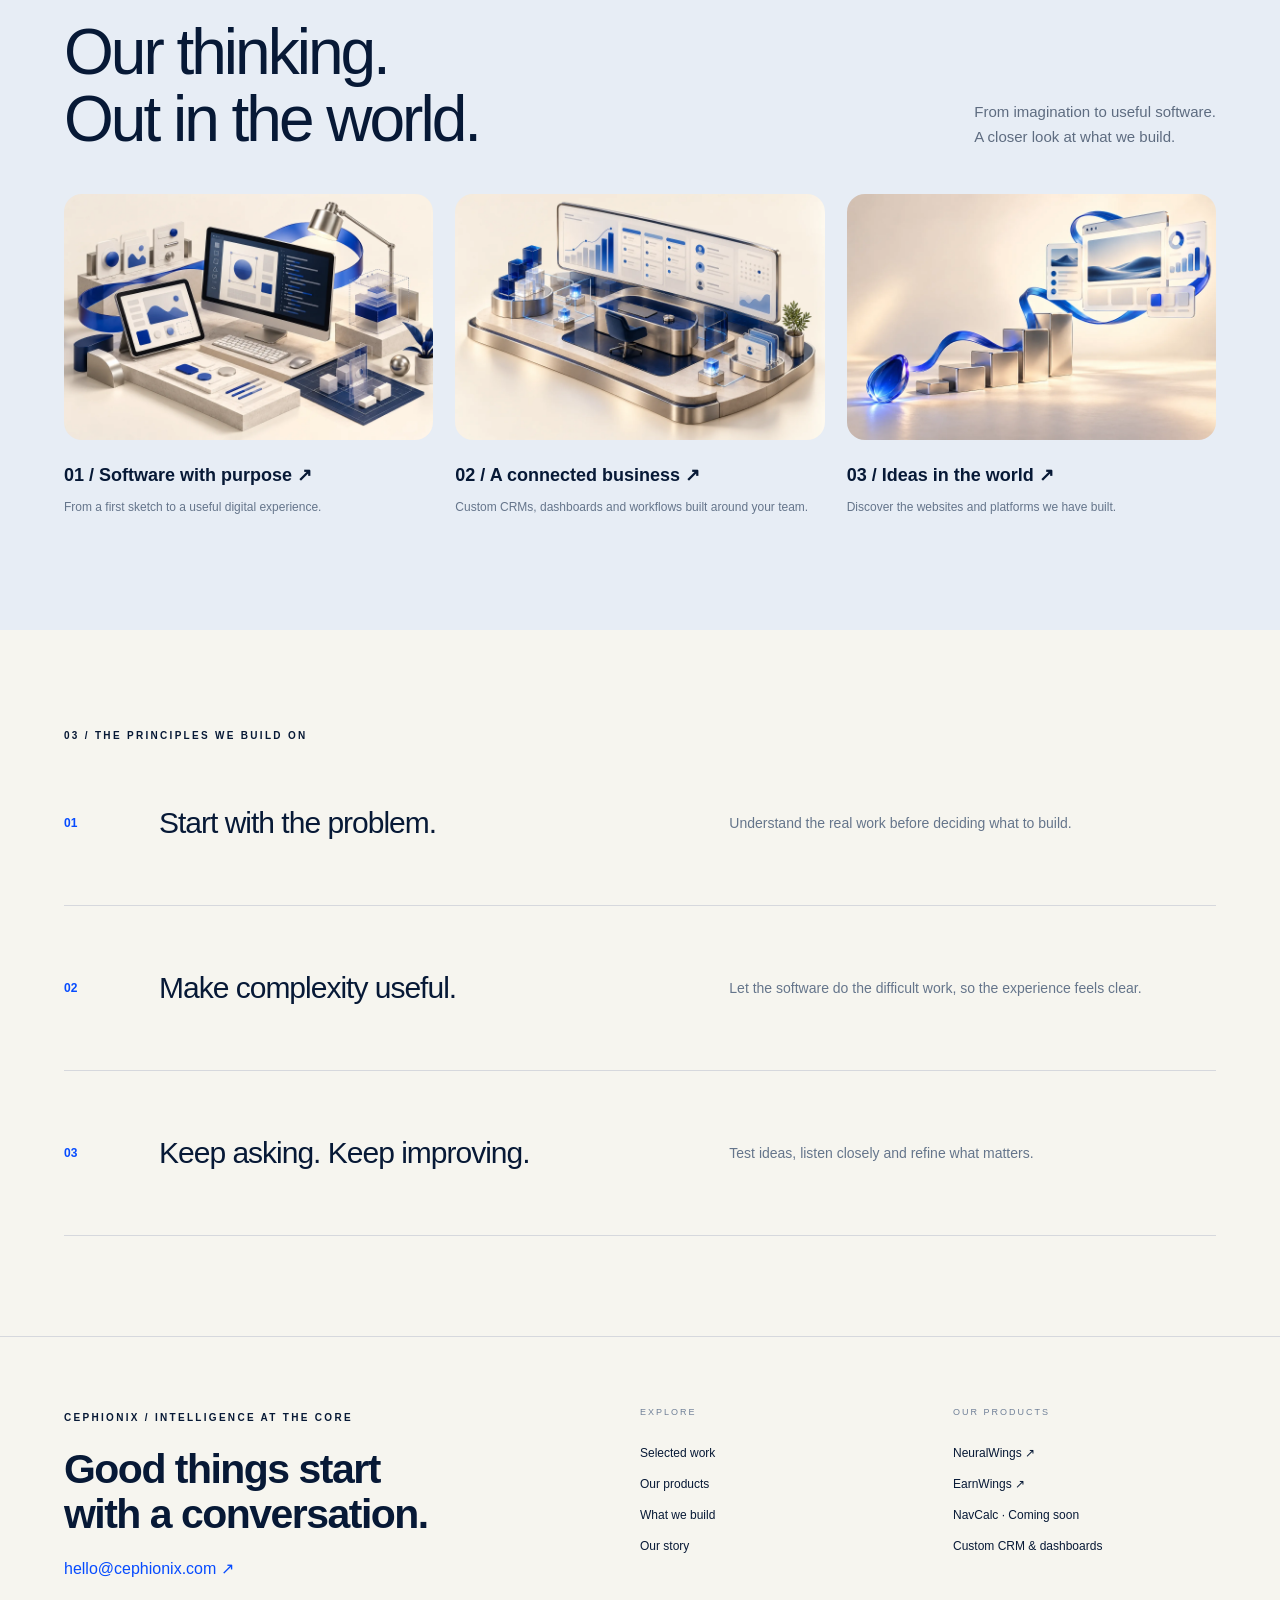
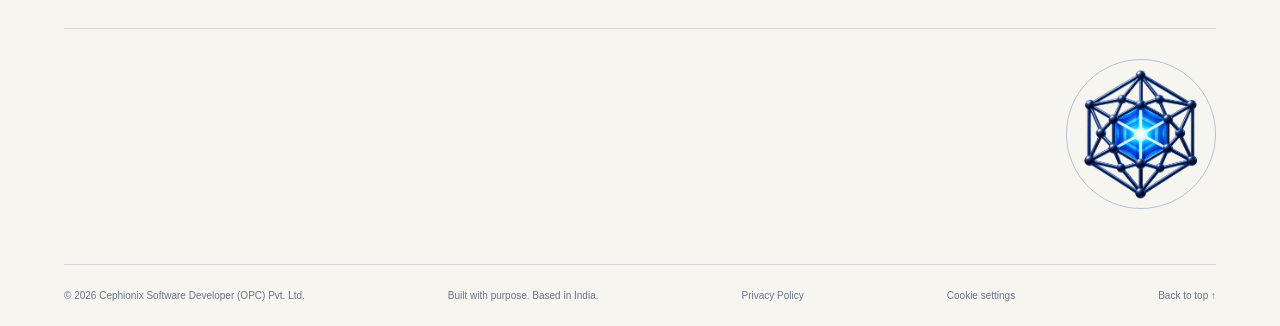
<file: about.html>
<!doctype html><html lang="en"><head><meta http-equiv="Content-Security-Policy" content="default-src 'self'; script-src 'self' https://*.googletagmanager.com 'sha256-9SwPr+YUQ2AwG36P8xFaStLTF9ZfNKFE39sMF1y7RC4=' 'sha256-/6ffPSHn5IrcujAqgUWkuLjjjGQif6m3mM/5sP1SMi4='; style-src 'self' 'unsafe-inline' https://fonts.googleapis.com; font-src 'self' https://fonts.gstatic.com; img-src 'self' data: https://*.googletagmanager.com https://*.google-analytics.com https://*.analytics.google.com https://*.g.doubleclick.net; connect-src 'self' https://script.google.com https://script.googleusercontent.com https://*.googletagmanager.com https://*.google-analytics.com https://*.analytics.google.com https://*.g.doubleclick.net; object-src 'none'; base-uri 'self'; form-action 'self'; frame-src 'none'; upgrade-insecure-requests"><!-- © 2026 Cephionix Software Developer (OPC) Pvt. Ltd. All rights reserved. Proprietary: no copying, hosting or reuse without written permission. hello@cephionix.com --><script>try{if(sessionStorage.getItem('cx-seen')){window.__skipIntro=1}else{sessionStorage.setItem('cx-seen','1')}}catch(e){}if(window.top!==window.self){document.documentElement.style.display='none';try{window.top.location.replace(window.self.location.href)}catch(e){}}</script><!-- Google tag (gtag.js) --><script async src="https://www.googletagmanager.com/gtag/js?id=G-193C8EX78L"></script><script>window.dataLayer=window.dataLayer||[];function gtag(){dataLayer.push(arguments);}gtag('js',new Date());gtag('consent','default',{analytics_storage:'denied',ad_storage:'denied',ad_user_data:'denied',ad_personalization:'denied',wait_for_update:500});try{if(localStorage.getItem('cx-consent')==='granted')gtag('consent','update',{analytics_storage:'granted'})}catch(e){}gtag('config','G-193C8EX78L');</script><meta charset="UTF-8"><meta name="copyright" content="© 2026 Cephionix Software Developer (OPC) Pvt. Ltd. All rights reserved."><meta name="author" content="Cephionix"><meta name="viewport" content="width=device-width,initial-scale=1"><title>About — CEPHIONIX</title><meta name="description" content="Meet Cephionix, the software company behind NeuralWings, EarnWings and NavCalc."><link rel="stylesheet" href="style.css?v=20261117b"><link rel="icon" href="/favicon.ico?v=2" sizes="any"><link rel="icon" type="image/png" sizes="48x48" href="/assets/favicon-48.png?v=2"><link rel="icon" type="image/png" sizes="32x32" href="/assets/favicon-32.png?v=2"><link rel="icon" type="image/png" sizes="16x16" href="/assets/favicon-16.png?v=2"><link rel="apple-touch-icon" href="/apple-touch-icon.png?v=2"><link rel="canonical" href="https://www.cephionix.com/about"><meta name="robots" content="index,follow"><meta property="og:type" content="website"><meta property="og:site_name" content="CEPHIONIX"><meta property="og:title" content="About — CEPHIONIX"><meta property="og:description" content="Meet Cephionix, the software company behind NeuralWings, EarnWings and NavCalc."><meta property="og:url" content="https://www.cephionix.com/about"><meta property="og:image" content="https://www.cephionix.com/assets/og-image.jpg"><meta property="og:image:width" content="1200"><meta property="og:image:height" content="630"><meta name="twitter:card" content="summary_large_image"><meta name="twitter:image" content="https://www.cephionix.com/assets/og-image.jpg"></head><body class="inner-page"><header><a class="brand" href="/" aria-label="Cephionix home"><img src="assets/brand-clean.webp" alt="CEPHIONIX — Intelligence at the core"></a><nav aria-label="Main navigation"><a href="/#products">Products</a><a href="/#expertise">Expertise</a><a href="/about">About</a></nav><a class="pill dark" href="/#contact">Let’s talk <span><ar-g>↗</ar-g><svg class="ar" viewBox="0 0 24 24" aria-hidden="true" focusable="false"><path d="M2 22 22 2M11 2.2H22V13"/></svg></span></a></header><main><section class="about-hero section"><div class="eyebrow">INSIDE CEPHIONIX / BUILT IN INDIA</div><h1 class="about-letter-heading" aria-label="Curious minds. Real-world possibilities."><span class="about-letter-line" style="--line-delay:0.15s"><span class="hero-motion-letter" style="--letter:0">C</span><span class="hero-motion-letter" style="--letter:1">U</span><span class="hero-motion-letter" style="--letter:2">R</span><span class="hero-motion-letter" style="--letter:3">I</span><span class="hero-motion-letter" style="--letter:4">O</span><span class="hero-motion-letter" style="--letter:5">U</span><span class="hero-motion-letter" style="--letter:6">S</span><span class="hero-motion-letter" style="--letter:7">&nbsp;</span><span class="hero-motion-letter" style="--letter:8">M</span><span class="hero-motion-letter" style="--letter:9">I</span><span class="hero-motion-letter" style="--letter:10">N</span><span class="hero-motion-letter" style="--letter:11">D</span><span class="hero-motion-letter" style="--letter:12">S</span><span class="hero-motion-letter" style="--letter:13">.</span></span><br><em>REAL-WORLD</em><br><span class="about-letter-line" style="--line-delay:0.4s"><span class="hero-motion-letter" style="--letter:0">P</span><span class="hero-motion-letter" style="--letter:1">O</span><span class="hero-motion-letter" style="--letter:2">S</span><span class="hero-motion-letter" style="--letter:3">S</span><span class="hero-motion-letter" style="--letter:4">I</span><span class="hero-motion-letter" style="--letter:5">B</span><span class="hero-motion-letter" style="--letter:6">I</span><span class="hero-motion-letter" style="--letter:7">L</span><span class="hero-motion-letter" style="--letter:8">I</span><span class="hero-motion-letter" style="--letter:9">T</span><span class="hero-motion-letter" style="--letter:10">I</span><span class="hero-motion-letter" style="--letter:11">E</span><span class="hero-motion-letter" style="--letter:12">S</span><span class="hero-motion-letter" style="--letter:13">.</span></span></h1><p>We see the complex.<br>We build the clear.</p><div class="about-hero-art"><div class="about-ring ring-a"></div><div class="about-ring ring-b"></div><img src="assets/studio-cutout.webp" alt="A miniature software design studio"><span class="floating-note note-a">Think deeply.</span><span class="floating-note note-b">Build deliberately.</span><span class="floating-note note-c">Keep moving.</span></div><a href="#our-story" class="about-scroll">MEET THE MINDSET <ar-g>↓</ar-g><svg class="ar" viewBox="0 0 24 24" aria-hidden="true" focusable="false"><path d="M12 2V22M5.5 15.5 12 22 18.5 15.5"/></svg></a></section><section class="section about-statement" id="our-story"><div class="eyebrow">01 / THE WAY WE SEE IT</div><h2 class="reading-reveal">Every great system begins with a better question.</h2><div class="about-story-columns"><p>CEPHIONIX is a software product and development company. We turn difficult workflows and ambitious ideas into digital tools people can use.</p><p>Our own products explore aviation management, pilot learning and precision calculation. Our client work brings the same care to custom software, CRMs, websites, apps and intelligent systems.</p></div></section><section class="about-lab section"><div class="section-heading"><div><div class="eyebrow">02 / IDEAS TAKING SHAPE</div><h2>Our thinking.<br>Out in the world.</h2></div><p>From imagination to useful software.<br>A closer look at what we build.</p></div><div class="about-product-grid"><a href="/#expertise"><img src="assets/studio-art.webp" alt="Software design studio concept"><span>01 / Software with purpose <ar-g>↗</ar-g><svg class="ar" viewBox="0 0 24 24" aria-hidden="true" focusable="false"><path d="M2 22 22 2M11 2.2H22V13"/></svg></span><p>From a first sketch to a useful digital experience.</p></a><a href="/#products"><img src="assets/crm-art.webp" alt="CRM and business analytics concept"><span>02 / A connected business <ar-g>↗</ar-g><svg class="ar" viewBox="0 0 24 24" aria-hidden="true" focusable="false"><path d="M2 22 22 2M11 2.2H22V13"/></svg></span><p>Custom CRMs, dashboards and workflows built around your team.</p></a><a href="/#work"><img src="assets/idea-art.webp" alt="An idea taking shape as a digital product"><span>03 / Ideas in the world <ar-g>↗</ar-g><svg class="ar" viewBox="0 0 24 24" aria-hidden="true" focusable="false"><path d="M2 22 22 2M11 2.2H22V13"/></svg></span><p>Discover the websites and platforms we have built.</p></a></div></section><section class="section about-principles"><div class="eyebrow">03 / THE PRINCIPLES WE BUILD ON</div><article><b>01</b><h3>Start with the problem.</h3><p>Understand the real work before deciding what to build.</p></article><article><b>02</b><h3>Make complexity useful.</h3><p>Let the software do the difficult work, so the experience feels clear.</p></article><article><b>03</b><h3>Keep asking. Keep improving.</h3><p>Test ideas, listen closely and refine what matters.</p></article></section></main><footer class="complete-footer"><div class="footer-top-grid"><div><span class="eyebrow">CEPHIONIX / INTELLIGENCE AT THE CORE</span><h2>Good things start<br>with a conversation.</h2><a class="footer-contact" href="mailto:hello@cephionix.com">hello@cephionix.com <ar-g>↗</ar-g><svg class="ar" viewBox="0 0 24 24" aria-hidden="true" focusable="false"><path d="M2 22 22 2M11 2.2H22V13"/></svg></a></div><div class="footer-nav-col"><span>EXPLORE</span><a href="/#work">Selected work</a><a href="/#products">Our products</a><a href="/#expertise">What we build</a><a href="/about">Our story</a></div><div class="footer-nav-col"><span>OUR PRODUCTS</span><a href="https://neuralwings.org/" target="_blank" rel="noopener noreferrer">NeuralWings <ar-g>↗</ar-g><svg class="ar" viewBox="0 0 24 24" aria-hidden="true" focusable="false"><path d="M2 22 22 2M11 2.2H22V13"/></svg></a><a href="https://earnwings.org/" target="_blank" rel="noopener noreferrer">EarnWings <ar-g>↗</ar-g><svg class="ar" viewBox="0 0 24 24" aria-hidden="true" focusable="false"><path d="M2 22 22 2M11 2.2H22V13"/></svg></a><a href="/#products">NavCalc · Coming soon</a><a href="/#contact">Custom CRM & dashboards</a></div></div><a class="footer-signature" href="/#contact" aria-label="Let’s build — start a project"><span class="signature-text" aria-hidden="true"><span class="signature-letter" style="--letter:0">L</span><span class="signature-letter" style="--letter:1">E</span><span class="signature-letter" style="--letter:2">T</span><span class="signature-letter" style="--letter:3">’</span><span class="signature-letter" style="--letter:4">S</span><span class="signature-letter" style="--letter:5">&nbsp;</span><span class="signature-letter" style="--letter:6">B</span><span class="signature-letter" style="--letter:7">U</span><span class="signature-letter" style="--letter:8">I</span><span class="signature-letter" style="--letter:9">L</span><span class="signature-letter" style="--letter:10">D</span></span><span class="signature-arrow" aria-hidden="true"><img src="assets/core-polished.webp" alt="" width="100" height="100"></span></a><div class="footer-bottom"><span>© 2026 Cephionix Software Developer (OPC) Pvt. Ltd.</span><span>Built with purpose. Based in India.</span><a href="/privacy">Privacy Policy</a><a href="#" data-cookie-settings>Cookie settings</a><a href="#">Back to top <ar-g>↑</ar-g><svg class="ar" viewBox="0 0 24 24" aria-hidden="true" focusable="false"><path d="M12 22V2M5.5 8.5 12 2 18.5 8.5"/></svg></a></div></footer><script src="pages.js?v=20261117b"></script><script src="consent.js?v=20261117b" defer></script></body></html>
</file>
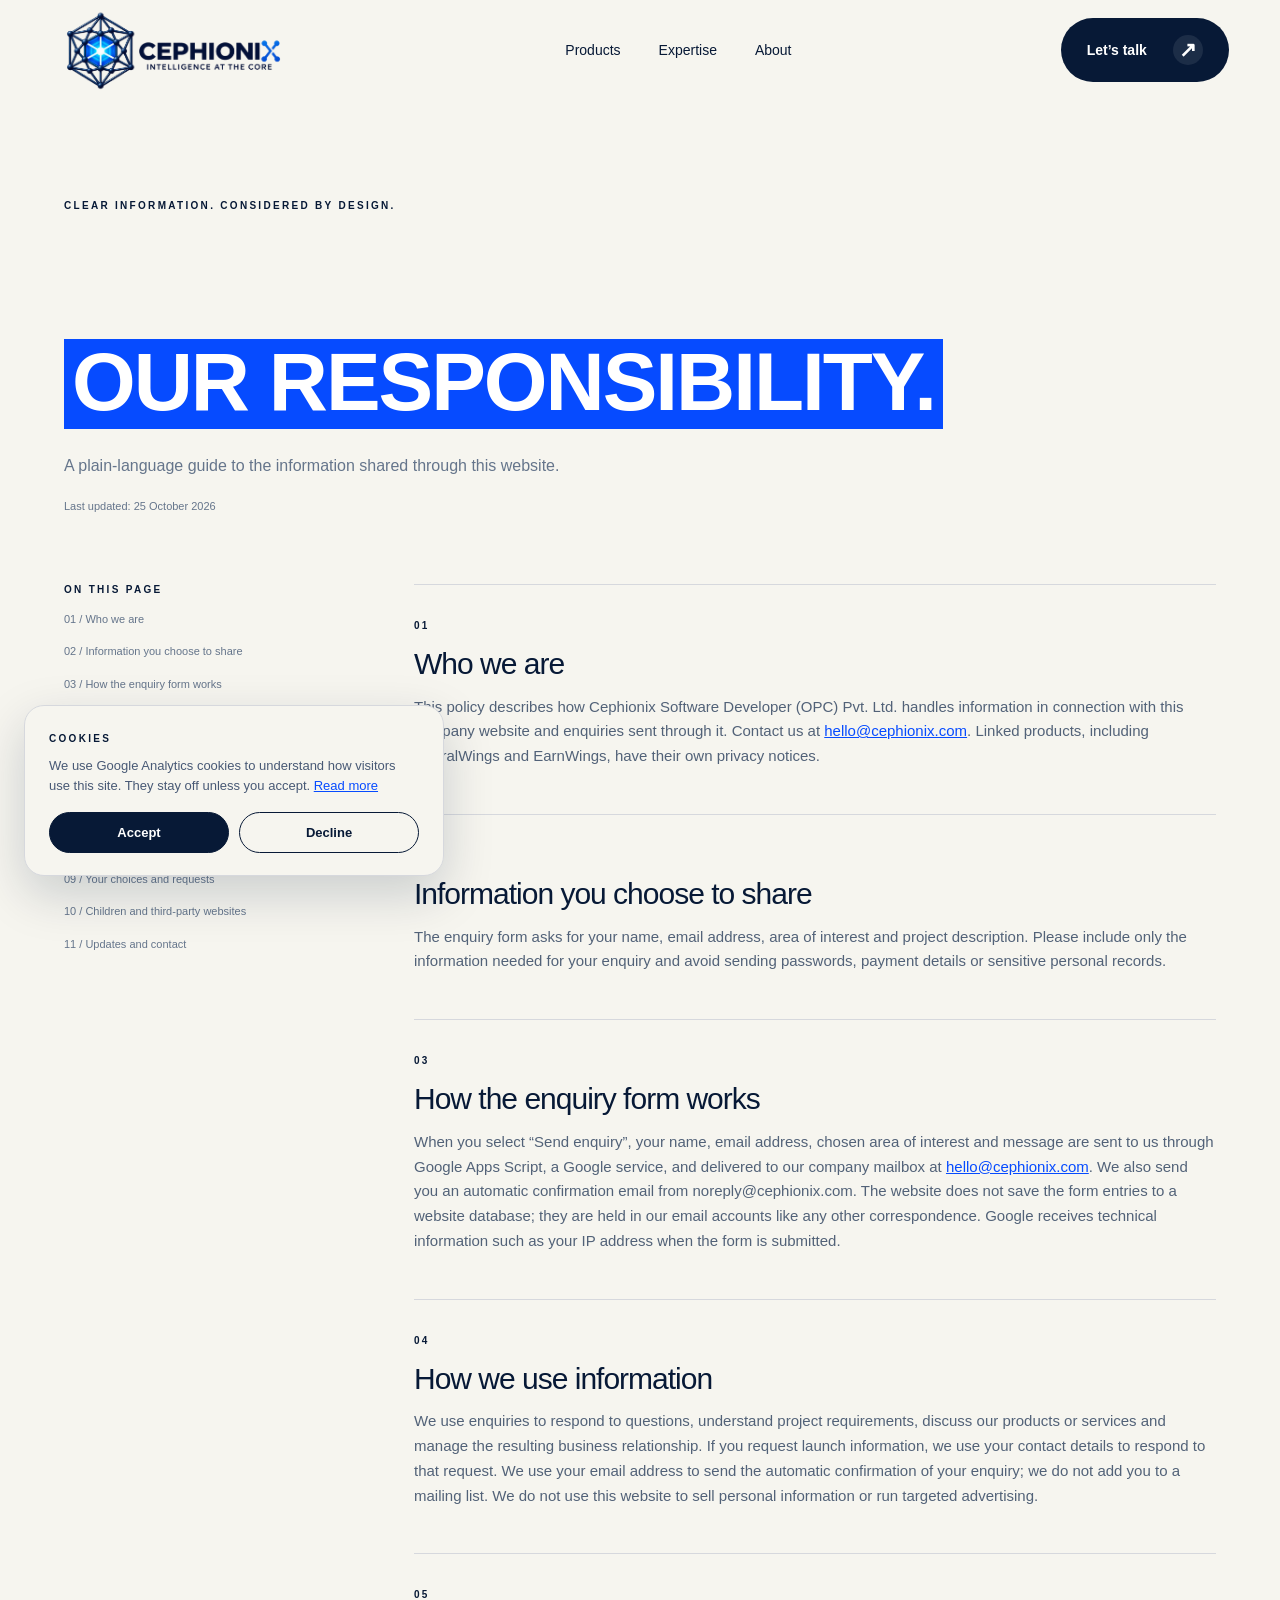
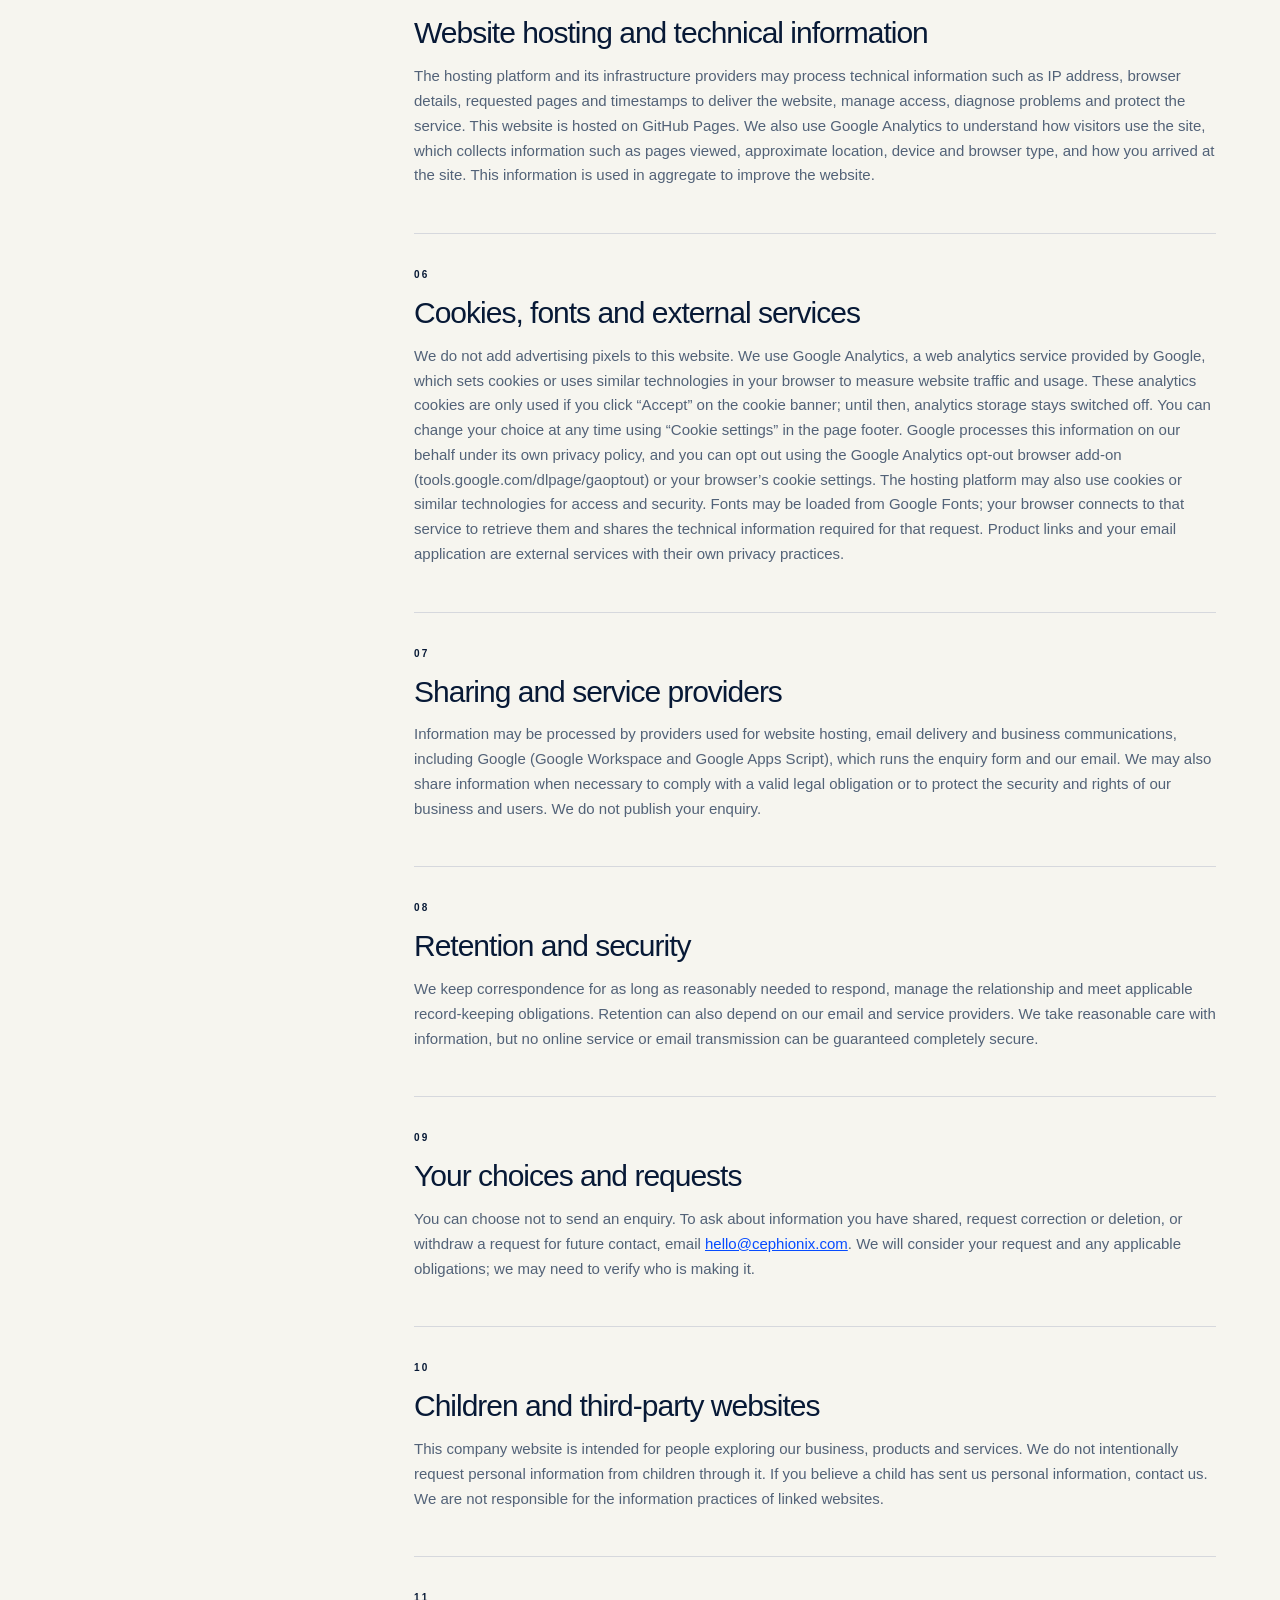
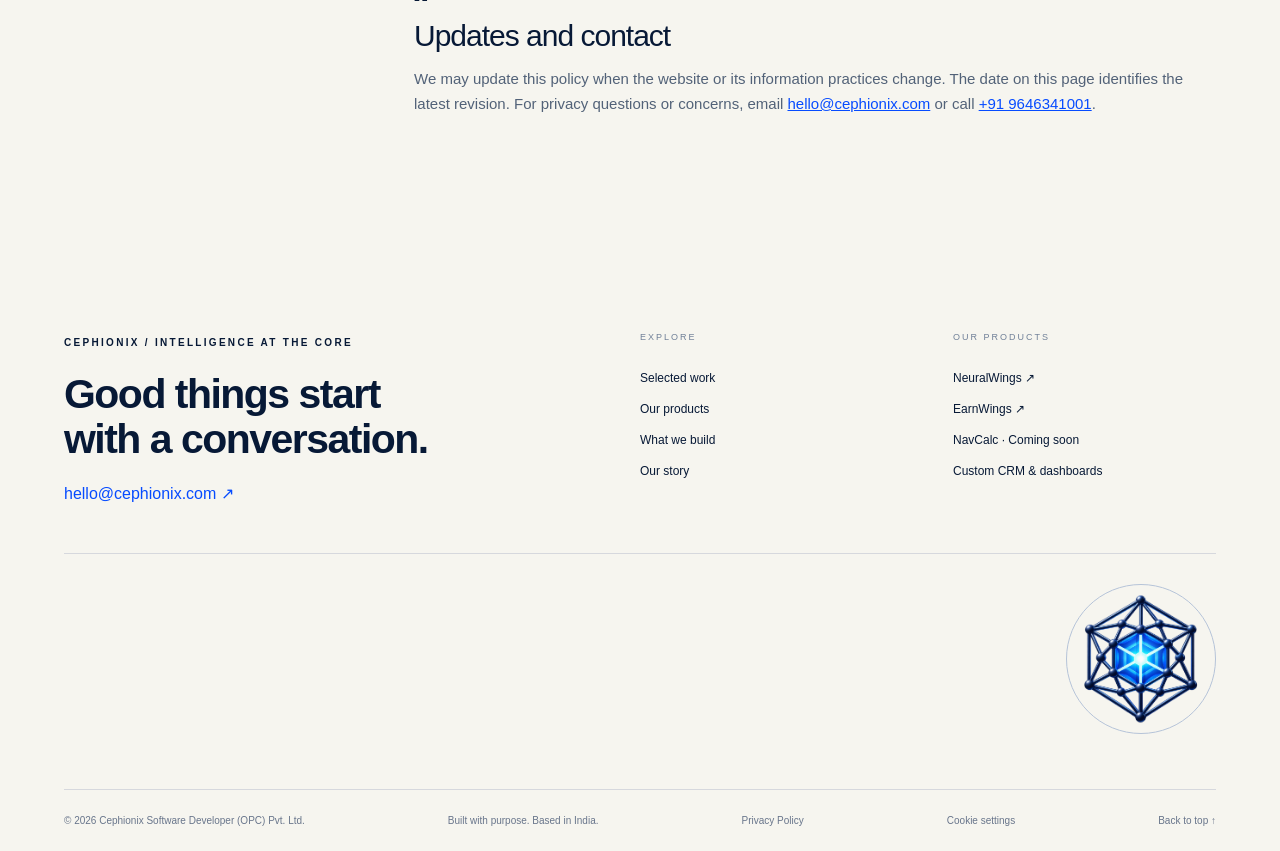
<file: privacy.html>
<!doctype html><html lang="en"><head><meta http-equiv="Content-Security-Policy" content="default-src 'self'; script-src 'self' https://*.googletagmanager.com 'sha256-9SwPr+YUQ2AwG36P8xFaStLTF9ZfNKFE39sMF1y7RC4=' 'sha256-/6ffPSHn5IrcujAqgUWkuLjjjGQif6m3mM/5sP1SMi4='; style-src 'self' 'unsafe-inline' https://fonts.googleapis.com; font-src 'self' https://fonts.gstatic.com; img-src 'self' data: https://*.googletagmanager.com https://*.google-analytics.com https://*.analytics.google.com https://*.g.doubleclick.net; connect-src 'self' https://script.google.com https://script.googleusercontent.com https://*.googletagmanager.com https://*.google-analytics.com https://*.analytics.google.com https://*.g.doubleclick.net; object-src 'none'; base-uri 'self'; form-action 'self'; frame-src 'none'; upgrade-insecure-requests"><!-- © 2026 Cephionix Software Developer (OPC) Pvt. Ltd. All rights reserved. Proprietary: no copying, hosting or reuse without written permission. hello@cephionix.com --><script>try{if(sessionStorage.getItem('cx-seen')){window.__skipIntro=1}else{sessionStorage.setItem('cx-seen','1')}}catch(e){}if(window.top!==window.self){document.documentElement.style.display='none';try{window.top.location.replace(window.self.location.href)}catch(e){}}</script><!-- Google tag (gtag.js) --><script async src="https://www.googletagmanager.com/gtag/js?id=G-193C8EX78L"></script><script>window.dataLayer=window.dataLayer||[];function gtag(){dataLayer.push(arguments);}gtag('js',new Date());gtag('consent','default',{analytics_storage:'denied',ad_storage:'denied',ad_user_data:'denied',ad_personalization:'denied',wait_for_update:500});try{if(localStorage.getItem('cx-consent')==='granted')gtag('consent','update',{analytics_storage:'granted'})}catch(e){}gtag('config','G-193C8EX78L');</script><meta charset="UTF-8"><meta name="copyright" content="© 2026 Cephionix Software Developer (OPC) Pvt. Ltd. All rights reserved."><meta name="author" content="Cephionix"><meta name="viewport" content="width=device-width,initial-scale=1"><title>Privacy Policy — CEPHIONIX</title><meta name="description" content="How Cephionix handles website enquiries and personal information."><link rel="stylesheet" href="style.css?v=20261117b"><link rel="icon" href="/favicon.ico?v=2" sizes="any"><link rel="icon" type="image/png" sizes="48x48" href="/assets/favicon-48.png?v=2"><link rel="icon" type="image/png" sizes="32x32" href="/assets/favicon-32.png?v=2"><link rel="icon" type="image/png" sizes="16x16" href="/assets/favicon-16.png?v=2"><link rel="apple-touch-icon" href="/apple-touch-icon.png?v=2"><link rel="canonical" href="https://www.cephionix.com/privacy"><meta name="robots" content="index,follow"><meta property="og:type" content="website"><meta property="og:site_name" content="CEPHIONIX"><meta property="og:title" content="Privacy Policy — CEPHIONIX"><meta property="og:description" content="How Cephionix handles website enquiries and personal information."><meta property="og:url" content="https://www.cephionix.com/privacy"><meta property="og:image" content="https://www.cephionix.com/assets/og-image.jpg"><meta property="og:image:width" content="1200"><meta property="og:image:height" content="630"><meta name="twitter:card" content="summary_large_image"><meta name="twitter:image" content="https://www.cephionix.com/assets/og-image.jpg"></head><body class="inner-page"><header><a class="brand" href="/" aria-label="Cephionix home"><img src="assets/brand-clean.webp" alt="CEPHIONIX — Intelligence at the core"></a><nav aria-label="Main navigation"><a href="/#products">Products</a><a href="/#expertise">Expertise</a><a href="/about">About</a></nav><a class="pill dark" href="/#contact">Let’s talk <span><ar-g>↗</ar-g><svg class="ar" viewBox="0 0 24 24" aria-hidden="true" focusable="false"><path d="M2 22 22 2M11 2.2H22V13"/></svg></span></a></header><main><section class="section policy-intro"><div class="eyebrow">CLEAR INFORMATION. CONSIDERED BY DESIGN.</div><h1 class="about-letter-heading" aria-label="Your privacy. Our responsibility."><span class="about-letter-line" style="--line-delay:0.15s"><span class="hero-motion-letter" style="--letter:0">Y</span><span class="hero-motion-letter" style="--letter:1">O</span><span class="hero-motion-letter" style="--letter:2">U</span><span class="hero-motion-letter" style="--letter:3">R</span><span class="hero-motion-letter" style="--letter:4">&nbsp;</span><span class="hero-motion-letter" style="--letter:5">P</span><span class="hero-motion-letter" style="--letter:6">R</span><span class="hero-motion-letter" style="--letter:7">I</span><span class="hero-motion-letter" style="--letter:8">V</span><span class="hero-motion-letter" style="--letter:9">A</span><span class="hero-motion-letter" style="--letter:10">C</span><span class="hero-motion-letter" style="--letter:11">Y</span><span class="hero-motion-letter" style="--letter:12">.</span></span><br><em>OUR RESPONSIBILITY.</em></h1><p>A plain-language guide to the information shared through this website.</p><small>Last updated: 25 October 2026</small></section><div class="policy-layout section"><aside><span class="eyebrow">ON THIS PAGE</span><a href="#policy-1">01 / Who we are</a><a href="#policy-2">02 / Information you choose to share</a><a href="#policy-3">03 / How the enquiry form works</a><a href="#policy-4">04 / How we use information</a><a href="#policy-5">05 / Website hosting and technical information</a><a href="#policy-6">06 / Cookies, fonts and external services</a><a href="#policy-7">07 / Sharing and service providers</a><a href="#policy-8">08 / Retention and security</a><a href="#policy-9">09 / Your choices and requests</a><a href="#policy-10">10 / Children and third-party websites</a><a href="#policy-11">11 / Updates and contact</a></aside><div><section id="policy-1"><span class="eyebrow">01</span><h2>Who we are</h2><p>This policy describes how Cephionix Software Developer (OPC) Pvt. Ltd. handles information in connection with this company website and enquiries sent through it. Contact us at <a href="mailto:hello@cephionix.com">hello@cephionix.com</a>. Linked products, including NeuralWings and EarnWings, have their own privacy notices.</p></section><section id="policy-2"><span class="eyebrow">02</span><h2>Information you choose to share</h2><p>The enquiry form asks for your name, email address, area of interest and project description. Please include only the information needed for your enquiry and avoid sending passwords, payment details or sensitive personal records.</p></section><section id="policy-3"><span class="eyebrow">03</span><h2>How the enquiry form works</h2><p>When you select “Send enquiry”, your name, email address, chosen area of interest and message are sent to us through Google Apps Script, a Google service, and delivered to our company mailbox at <a href="mailto:hello@cephionix.com">hello@cephionix.com</a>. We also send you an automatic confirmation email from noreply@cephionix.com. The website does not save the form entries to a website database; they are held in our email accounts like any other correspondence. Google receives technical information such as your IP address when the form is submitted.</p></section><section id="policy-4"><span class="eyebrow">04</span><h2>How we use information</h2><p>We use enquiries to respond to questions, understand project requirements, discuss our products or services and manage the resulting business relationship. If you request launch information, we use your contact details to respond to that request. We use your email address to send the automatic confirmation of your enquiry; we do not add you to a mailing list. We do not use this website to sell personal information or run targeted advertising.</p></section><section id="policy-5"><span class="eyebrow">05</span><h2>Website hosting and technical information</h2><p>The hosting platform and its infrastructure providers may process technical information such as IP address, browser details, requested pages and timestamps to deliver the website, manage access, diagnose problems and protect the service. This website is hosted on GitHub Pages. We also use Google Analytics to understand how visitors use the site, which collects information such as pages viewed, approximate location, device and browser type, and how you arrived at the site. This information is used in aggregate to improve the website.</p></section><section id="policy-6"><span class="eyebrow">06</span><h2>Cookies, fonts and external services</h2><p>We do not add advertising pixels to this website. We use Google Analytics, a web analytics service provided by Google, which sets cookies or uses similar technologies in your browser to measure website traffic and usage. These analytics cookies are only used if you click “Accept” on the cookie banner; until then, analytics storage stays switched off. You can change your choice at any time using “Cookie settings” in the page footer. Google processes this information on our behalf under its own privacy policy, and you can opt out using the Google Analytics opt-out browser add-on (tools.google.com/dlpage/gaoptout) or your browser’s cookie settings. The hosting platform may also use cookies or similar technologies for access and security. Fonts may be loaded from Google Fonts; your browser connects to that service to retrieve them and shares the technical information required for that request. Product links and your email application are external services with their own privacy practices.</p></section><section id="policy-7"><span class="eyebrow">07</span><h2>Sharing and service providers</h2><p>Information may be processed by providers used for website hosting, email delivery and business communications, including Google (Google Workspace and Google Apps Script), which runs the enquiry form and our email. We may also share information when necessary to comply with a valid legal obligation or to protect the security and rights of our business and users. We do not publish your enquiry.</p></section><section id="policy-8"><span class="eyebrow">08</span><h2>Retention and security</h2><p>We keep correspondence for as long as reasonably needed to respond, manage the relationship and meet applicable record-keeping obligations. Retention can also depend on our email and service providers. We take reasonable care with information, but no online service or email transmission can be guaranteed completely secure.</p></section><section id="policy-9"><span class="eyebrow">09</span><h2>Your choices and requests</h2><p>You can choose not to send an enquiry. To ask about information you have shared, request correction or deletion, or withdraw a request for future contact, email <a href="mailto:hello@cephionix.com">hello@cephionix.com</a>. We will consider your request and any applicable obligations; we may need to verify who is making it.</p></section><section id="policy-10"><span class="eyebrow">10</span><h2>Children and third-party websites</h2><p>This company website is intended for people exploring our business, products and services. We do not intentionally request personal information from children through it. If you believe a child has sent us personal information, contact us. We are not responsible for the information practices of linked websites.</p></section><section id="policy-11"><span class="eyebrow">11</span><h2>Updates and contact</h2><p>We may update this policy when the website or its information practices change. The date on this page identifies the latest revision. For privacy questions or concerns, email <a href="mailto:hello@cephionix.com">hello@cephionix.com</a> or call <a href="tel:+919646341001">+91 9646341001</a>.</p></section></div></div></main><footer class="complete-footer"><div class="footer-top-grid"><div><span class="eyebrow">CEPHIONIX / INTELLIGENCE AT THE CORE</span><h2>Good things start<br>with a conversation.</h2><a class="footer-contact" href="mailto:hello@cephionix.com">hello@cephionix.com <ar-g>↗</ar-g><svg class="ar" viewBox="0 0 24 24" aria-hidden="true" focusable="false"><path d="M2 22 22 2M11 2.2H22V13"/></svg></a></div><div class="footer-nav-col"><span>EXPLORE</span><a href="/#work">Selected work</a><a href="/#products">Our products</a><a href="/#expertise">What we build</a><a href="/about">Our story</a></div><div class="footer-nav-col"><span>OUR PRODUCTS</span><a href="https://neuralwings.org/" target="_blank" rel="noopener noreferrer">NeuralWings <ar-g>↗</ar-g><svg class="ar" viewBox="0 0 24 24" aria-hidden="true" focusable="false"><path d="M2 22 22 2M11 2.2H22V13"/></svg></a><a href="https://earnwings.org/" target="_blank" rel="noopener noreferrer">EarnWings <ar-g>↗</ar-g><svg class="ar" viewBox="0 0 24 24" aria-hidden="true" focusable="false"><path d="M2 22 22 2M11 2.2H22V13"/></svg></a><a href="/#products">NavCalc · Coming soon</a><a href="/#contact">Custom CRM & dashboards</a></div></div><a class="footer-signature" href="/#contact" aria-label="Let’s build — start a project"><span class="signature-text" aria-hidden="true"><span class="signature-letter" style="--letter:0">L</span><span class="signature-letter" style="--letter:1">E</span><span class="signature-letter" style="--letter:2">T</span><span class="signature-letter" style="--letter:3">’</span><span class="signature-letter" style="--letter:4">S</span><span class="signature-letter" style="--letter:5">&nbsp;</span><span class="signature-letter" style="--letter:6">B</span><span class="signature-letter" style="--letter:7">U</span><span class="signature-letter" style="--letter:8">I</span><span class="signature-letter" style="--letter:9">L</span><span class="signature-letter" style="--letter:10">D</span></span><span class="signature-arrow" aria-hidden="true"><img src="assets/core-polished.webp" alt="" width="100" height="100"></span></a><div class="footer-bottom"><span>© 2026 Cephionix Software Developer (OPC) Pvt. Ltd.</span><span>Built with purpose. Based in India.</span><a href="/privacy">Privacy Policy</a><a href="#" data-cookie-settings>Cookie settings</a><a href="#">Back to top <ar-g>↑</ar-g><svg class="ar" viewBox="0 0 24 24" aria-hidden="true" focusable="false"><path d="M12 22V2M5.5 8.5 12 2 18.5 8.5"/></svg></a></div></footer><script src="pages.js?v=20261117b"></script><script src="consent.js?v=20261117b" defer></script></body></html>
</file>
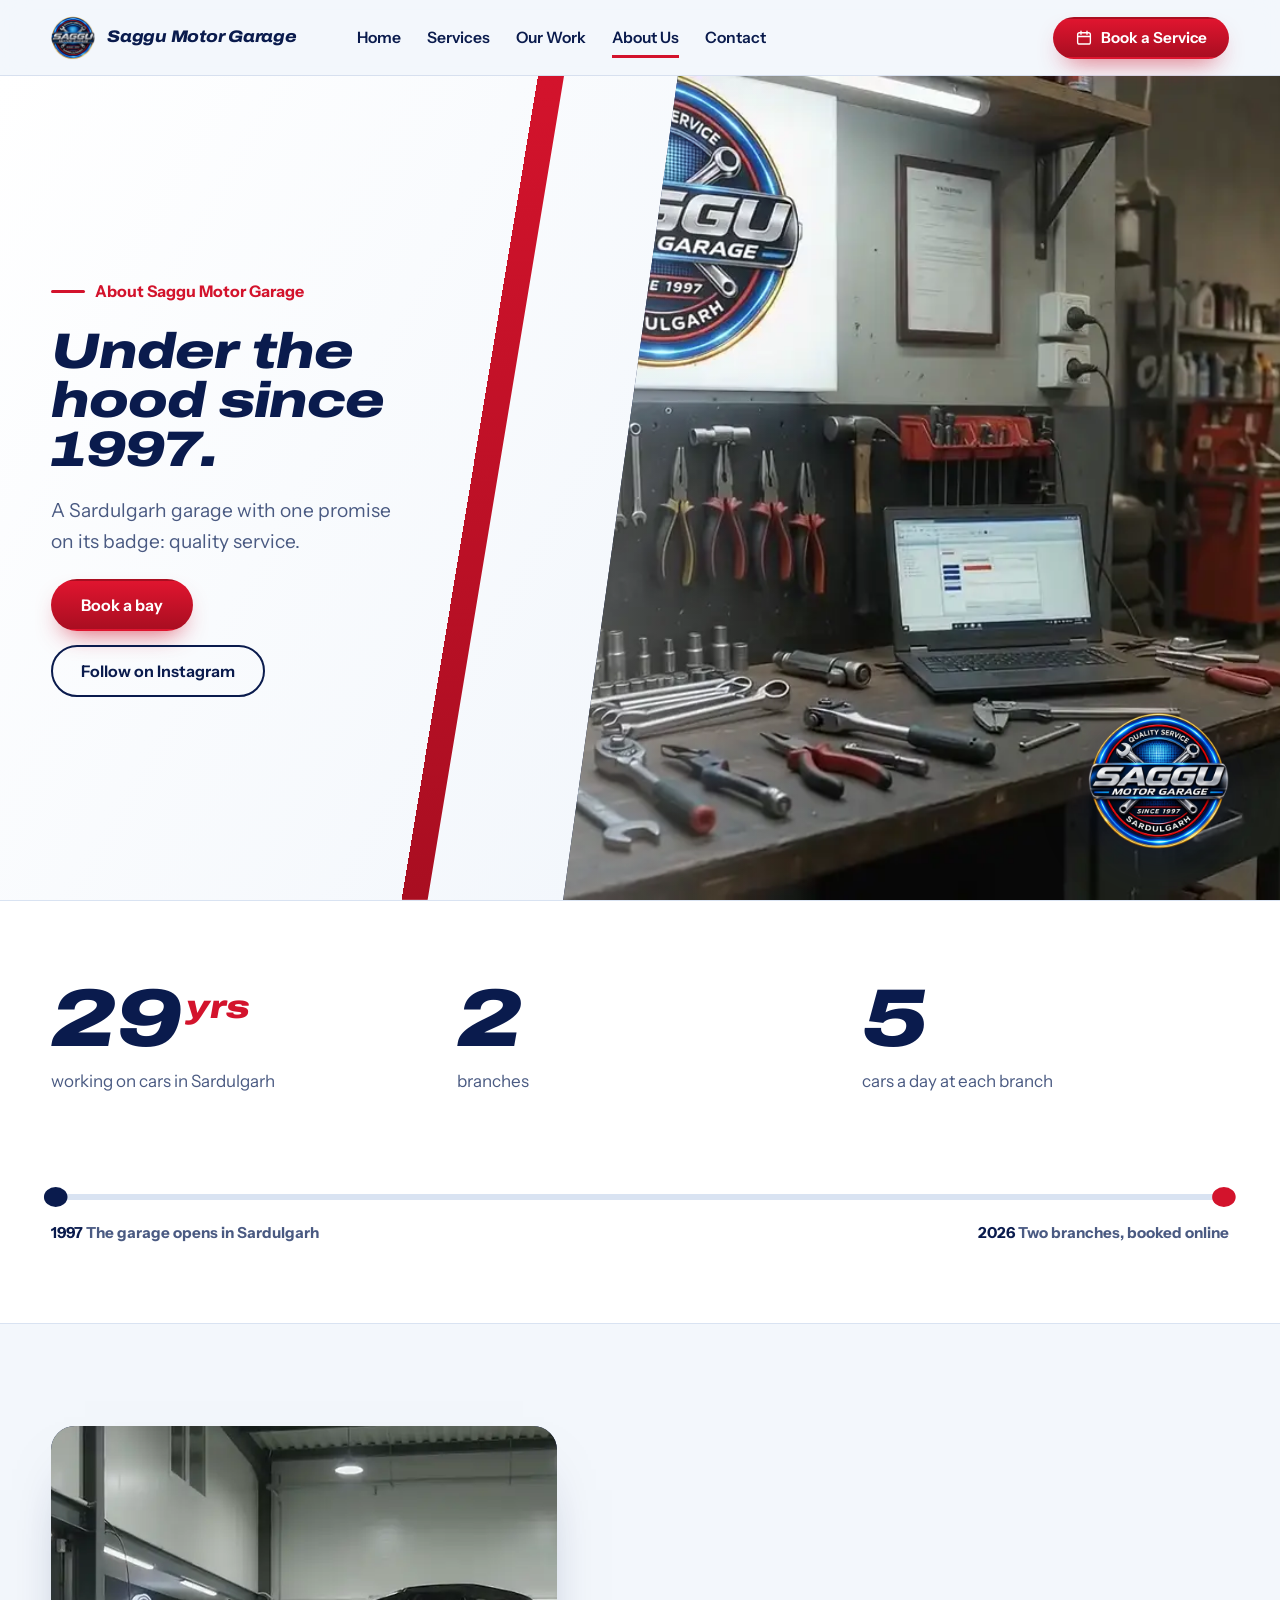
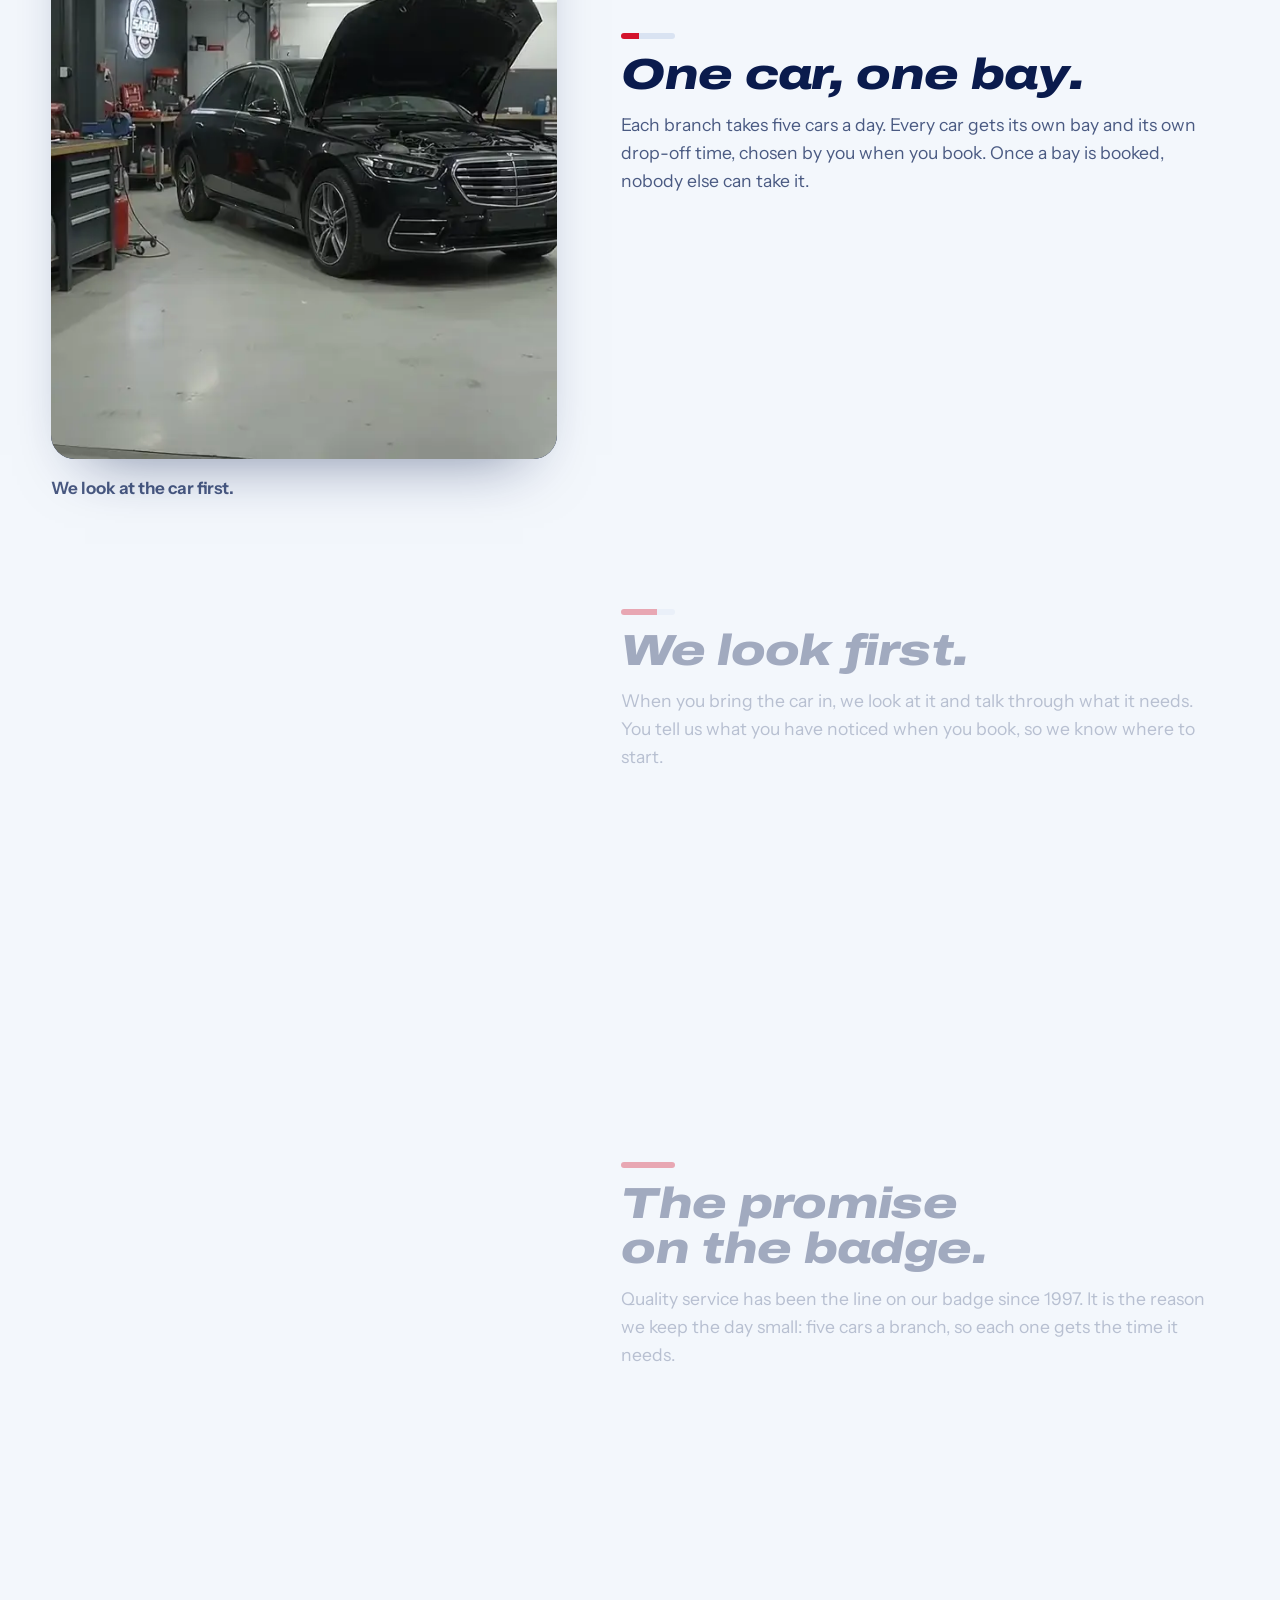
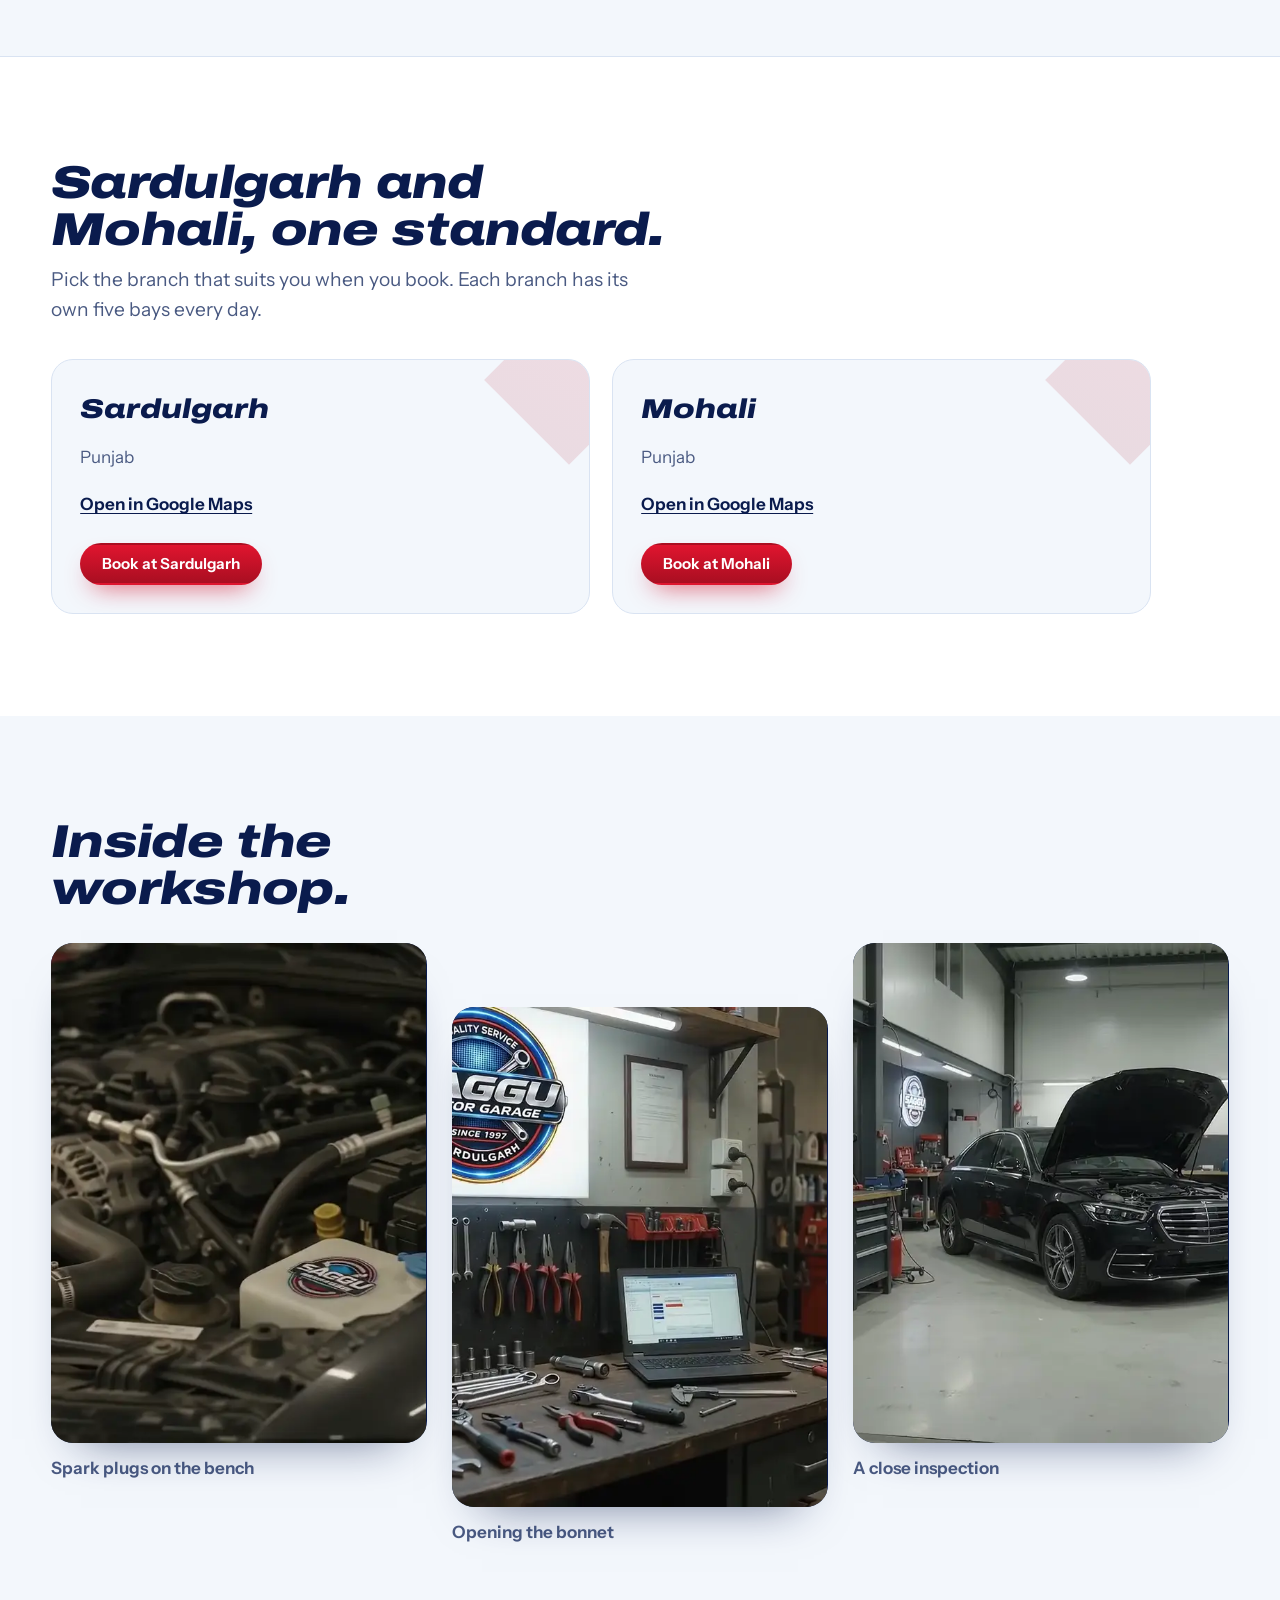
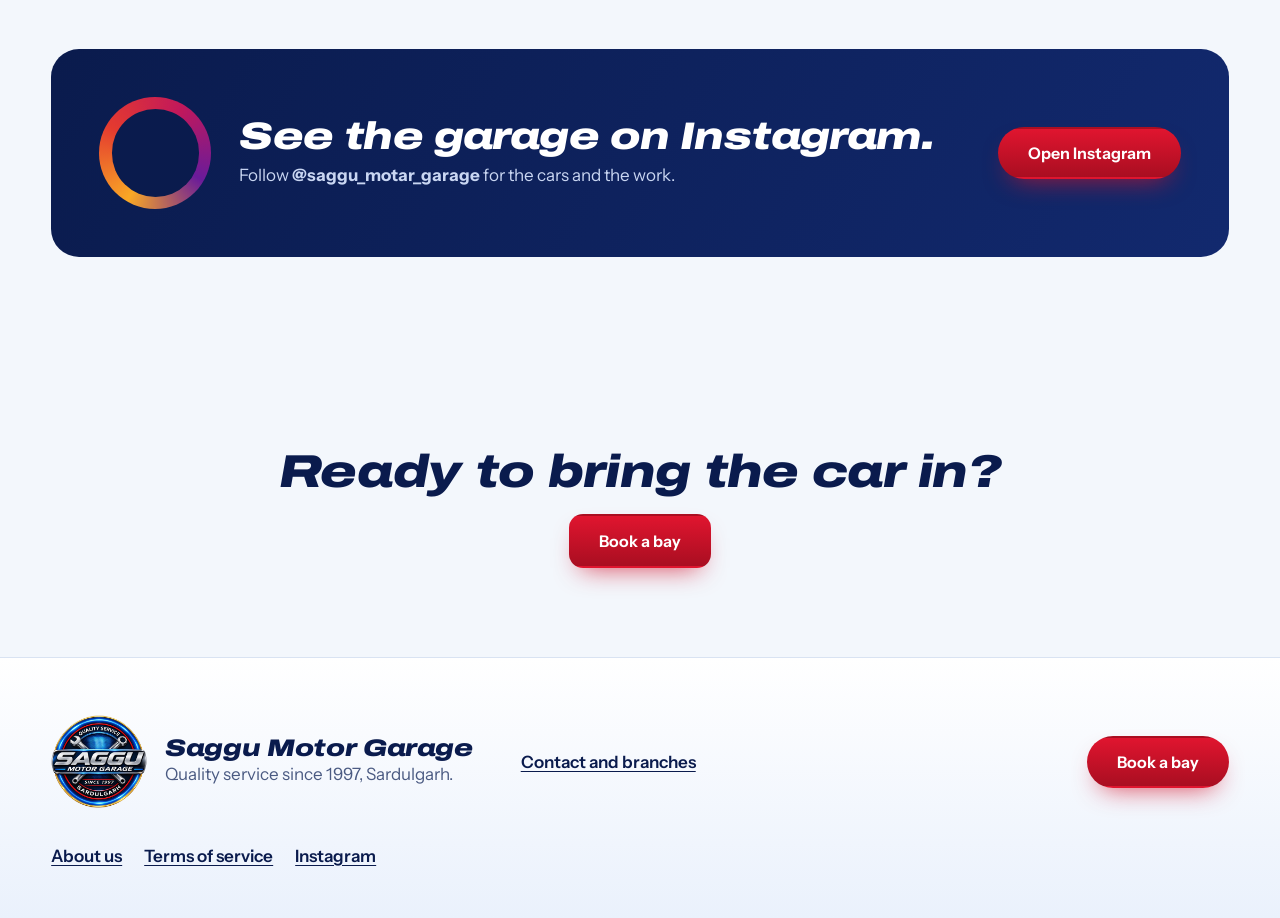
<file: saggumotors/about.html>
<!DOCTYPE html>
<html lang="en">
<head>
<meta name="robots" content="noindex,nofollow,noarchive">
<meta charset="utf-8">
<meta name="viewport" content="width=device-width, initial-scale=1">
<title>About Saggu Motor Garage | Car service in Sardulgarh since 1997</title>
<meta name="description" content="Saggu Motor Garage has serviced and repaired cars in Sardulgarh since 1997. Two branches, five bays a day at each, booked online.">
<meta name="theme-color" content="#F3F7FC">
<link rel="icon" href="assets/img/favicon.png">
<link rel="preload" as="font" type="font/woff2" href="assets/fonts/archivo-latin-wdth-italic.woff2" crossorigin>
<link rel="stylesheet" href="css/styles.css?v=12">
<link rel="stylesheet" href="css/pages.css?v=12">
<script type="application/ld+json">
{"@context":"https://schema.org","@type":"AutoRepair","name":"Saggu Motor Garage","foundingDate":"1997","slogan":"Quality service","address":{"@type":"PostalAddress","addressLocality":"Sardulgarh","addressRegion":"Punjab","addressCountry":"IN"},"sameAs":["https://www.instagram.com/saggu_motar_garage/"]}
</script>
</head>
<body data-page="about">
<a class="skip" href="#main">Skip to content</a>
<header class="nav is-scrolled" id="nav">
  <a class="nav__brand" href="index.html" aria-label="Saggu Motor Garage, home">
    <img src="assets/img/logo.webp" width="172" height="172" alt="">
    <span>Saggu Motor Garage</span>
  </a>
  <nav class="nav__links" aria-label="Pages">
    <a href="index.html">Home</a>
    <a href="index.html#fix">Services</a>
    <a href="index.html#work">Our Work</a>
    <a href="about.html" aria-current="page">About Us</a>
    <a href="index.html#contact">Contact</a>
  </nav>
  <a class="btn btn--primary btn--sm nav__cta" href="index.html#book" data-magnet>
    <svg viewBox="0 0 24 24" width="18" height="18" aria-hidden="true" fill="none" stroke="currentColor" stroke-width="1.8" stroke-linecap="round" stroke-linejoin="round"><rect x="3.5" y="5" width="17" height="15" rx="2.5"/><path d="M8 3v4M16 3v4M3.5 10h17"/></svg>
    Book a Service
  </a>
</header>

<main id="main" class="pg">
  <section class="ab-hero" aria-labelledby="abTitle">
    <div class="ab-hero__media vid"><video muted loop playsinline preload="metadata" data-watch poster="assets/img/workshop-poster.webp" aria-label="A mechanic opening the bonnet of a car in the workshop"><source src="assets/video/workshop.mp4" type="video/mp4"></video></div>
    <div class="ab-hero__bar" aria-hidden="true"></div>
    <div class="ab-hero__inner">
      <p class="pg-kicker">About Saggu Motor Garage</p>
      <h1 class="pg-title" id="abTitle"><span class="ln"><span class="li">Under the</span></span><span class="ln"><span class="li">hood since</span></span><span class="ln"><span class="li">1997.</span></span></h1>
      <p class="pg-lede">A Sardulgarh garage with one promise on its badge: quality service.</p>
      <div class="pg-actions">
        <a class="btn btn--primary" href="index.html#book" data-magnet>Book a bay</a>
        <a class="btn btn--ghost" data-ig href="https://www.instagram.com/saggu_motar_garage/" target="_blank" rel="noopener">Follow on Instagram</a>
      </div>
    </div>
    <img class="ab-hero__badge" src="assets/img/logo.webp" width="150" height="150" alt="Saggu Motor Garage badge: quality service">
  </section>

  <section class="ab-nums" aria-label="Saggu Motor Garage in numbers">
    <div class="ab-num"><strong><span data-count="29" data-year-count>29</span><sup>yrs</sup></strong><span>working on cars in Sardulgarh</span></div>
    <div class="ab-num"><strong data-count="2" data-from="0">2</strong><span>branches</span></div>
    <div class="ab-num"><strong data-count="5" data-from="0">5</strong><span>cars a day at each branch</span></div>
    <div class="ab-line" aria-hidden="true">
      <svg viewBox="0 0 1000 56" preserveAspectRatio="none"><path d="M0 40 H1000" stroke="#D9E3F2" stroke-width="6" stroke-linecap="round" fill="none"/><path id="lineDraw" d="M0 40 H1000" stroke="#D3132C" stroke-width="6" stroke-linecap="round" fill="none"/><circle cx="4" cy="40" r="10" fill="#0A1B4D"/><circle cx="996" cy="40" r="10" fill="#D3132C"/></svg>
      <div class="ab-line__years"><span><b>1997</b> The garage opens in Sardulgarh</span><span><b data-now-year>2026</b> Two branches, booked online</span></div>
    </div>
  </section>

  <section class="ab-story" aria-label="How we work">
    <div class="stack">
      <div class="stack__frame vid">
        <video muted loop playsinline preload="metadata" data-watch poster="assets/img/inspect-poster.webp" aria-label="A mechanic inspecting a car"><source src="assets/video/inspect.mp4" type="video/mp4"></video>
        <video muted loop playsinline preload="metadata" data-watch poster="assets/img/spark-poster.webp" aria-label="Spark plugs on the workbench"><source src="assets/video/spark.mp4" type="video/mp4"></video>
        <video muted loop playsinline preload="metadata" data-watch poster="assets/img/workshop-poster.webp" aria-label="The workshop"><source src="assets/video/workshop.mp4" type="video/mp4"></video>
      </div>
      <p class="stack__cap" id="stackCap" aria-hidden="true"></p>
    </div>
    <div class="ab-blocks">
      <article class="ab-block" data-video="0" data-caption="We look at the car first.">
        <span class="tick" aria-hidden="true" style="--p:33%"></span>
        <h2 class="h2">One car, one bay.</h2>
        <p>Each branch takes five cars a day. Every car gets its own bay and its own drop-off time, chosen by you when you book. Once a bay is booked, nobody else can take it.</p>
      </article>
      <article class="ab-block" data-video="1" data-caption="Then we talk through what it needs.">
        <span class="tick" aria-hidden="true" style="--p:66%"></span>
        <h2 class="h2">We look first.</h2>
        <p>When you bring the car in, we look at it and talk through what it needs. You tell us what you have noticed when you book, so we know where to start.</p>
      </article>
      <article class="ab-block" data-video="2" data-caption="The work is done in the bay you booked.">
        <span class="tick" aria-hidden="true" style="--p:100%"></span>
        <h2 class="h2">The promise on the badge.</h2>
        <p>Quality service has been the line on our badge since 1997. It is the reason we keep the day small: five cars a branch, so each one gets the time it needs.</p>
      </article>
    </div>
  </section>

  <section class="ab-branches" aria-labelledby="brTitle">
    <div class="ab-branches__head">
      <h2 class="h2" id="brTitle">Sardulgarh and Mohali, one standard.</h2>
      <p class="pg-lede">Pick the branch that suits you when you book. Each branch has its own five bays every day.</p>
    </div>
    <div class="brgrid" id="branchCards"></div>
  </section>

  <section class="ab-reel" aria-labelledby="reelTitle">
    <div class="ab-reel__head"><h2 class="h2" id="reelTitle">Inside the workshop.</h2></div>
    <div class="reel">
      <figure><div class="vid"><video muted loop playsinline preload="metadata" data-watch poster="assets/img/spark-poster.webp" aria-label="Spark plugs on the workbench"><source src="assets/video/spark.mp4" type="video/mp4"></video></div><figcaption>Spark plugs on the bench</figcaption></figure>
      <figure><div class="vid"><video muted loop playsinline preload="metadata" data-watch poster="assets/img/workshop-poster.webp" aria-label="Opening the bonnet"><source src="assets/video/workshop.mp4" type="video/mp4"></video></div><figcaption>Opening the bonnet</figcaption></figure>
      <figure><div class="vid"><video muted loop playsinline preload="metadata" data-watch poster="assets/img/inspect-poster.webp" aria-label="A close inspection"><source src="assets/video/inspect.mp4" type="video/mp4"></video></div><figcaption>A close inspection</figcaption></figure>
    </div>
  </section>

  <section class="ab-insta" aria-labelledby="igTitle">
    <span class="ab-insta__ring" aria-hidden="true"><i></i></span>
    <div>
      <h2 class="h2" id="igTitle">See the garage on Instagram.</h2>
      <p>Follow <strong data-ig-handle>@saggu_motar_garage</strong> for the cars and the work.</p>
    </div>
    <a class="btn btn--primary" data-ig href="https://www.instagram.com/saggu_motar_garage/" target="_blank" rel="noopener">Open Instagram</a>
  </section>

  <section class="cta-band">
    <h2 class="h2">Ready to bring the car in?</h2>
    <a class="btn btn--primary btn--lg" href="index.html#book" data-magnet>Book a bay</a>
  </section>
</main>
<footer class="foot" id="contact">
  <div class="foot__brand">
    <img src="assets/img/logo.webp" width="96" height="96" alt="Saggu Motor Garage badge">
    <div>
      <p class="foot__name">Saggu Motor Garage</p>
      <p>Quality service since 1997, Sardulgarh.</p>
    </div>
  </div>
  <ul class="foot__contact"><li><a href="index.html#contact">Contact and branches</a></li></ul>
  <a class="btn btn--primary" href="index.html#book" data-magnet>Book a bay</a>
  <nav class="foot__links" aria-label="More">
    <a href="about.html">About us</a>
    <a href="terms.html">Terms of service</a>
    <a class="foot__ig" data-ig href="https://www.instagram.com/saggu_motar_garage/" target="_blank" rel="noopener">Instagram</a>
  </nav>
</footer>
<script src="vendor/gsap.min.js"></script>
<script src="vendor/ScrollTrigger.min.js"></script>
<script src="vendor/lenis.min.js"></script>
<script src="js/config.js?v=12"></script>
<script src="js/booking-core.js?v=12"></script>
<script src="js/cursor.js?v=12"></script>
<script src="js/page.js?v=12"></script>
</body>
</html>
</file>
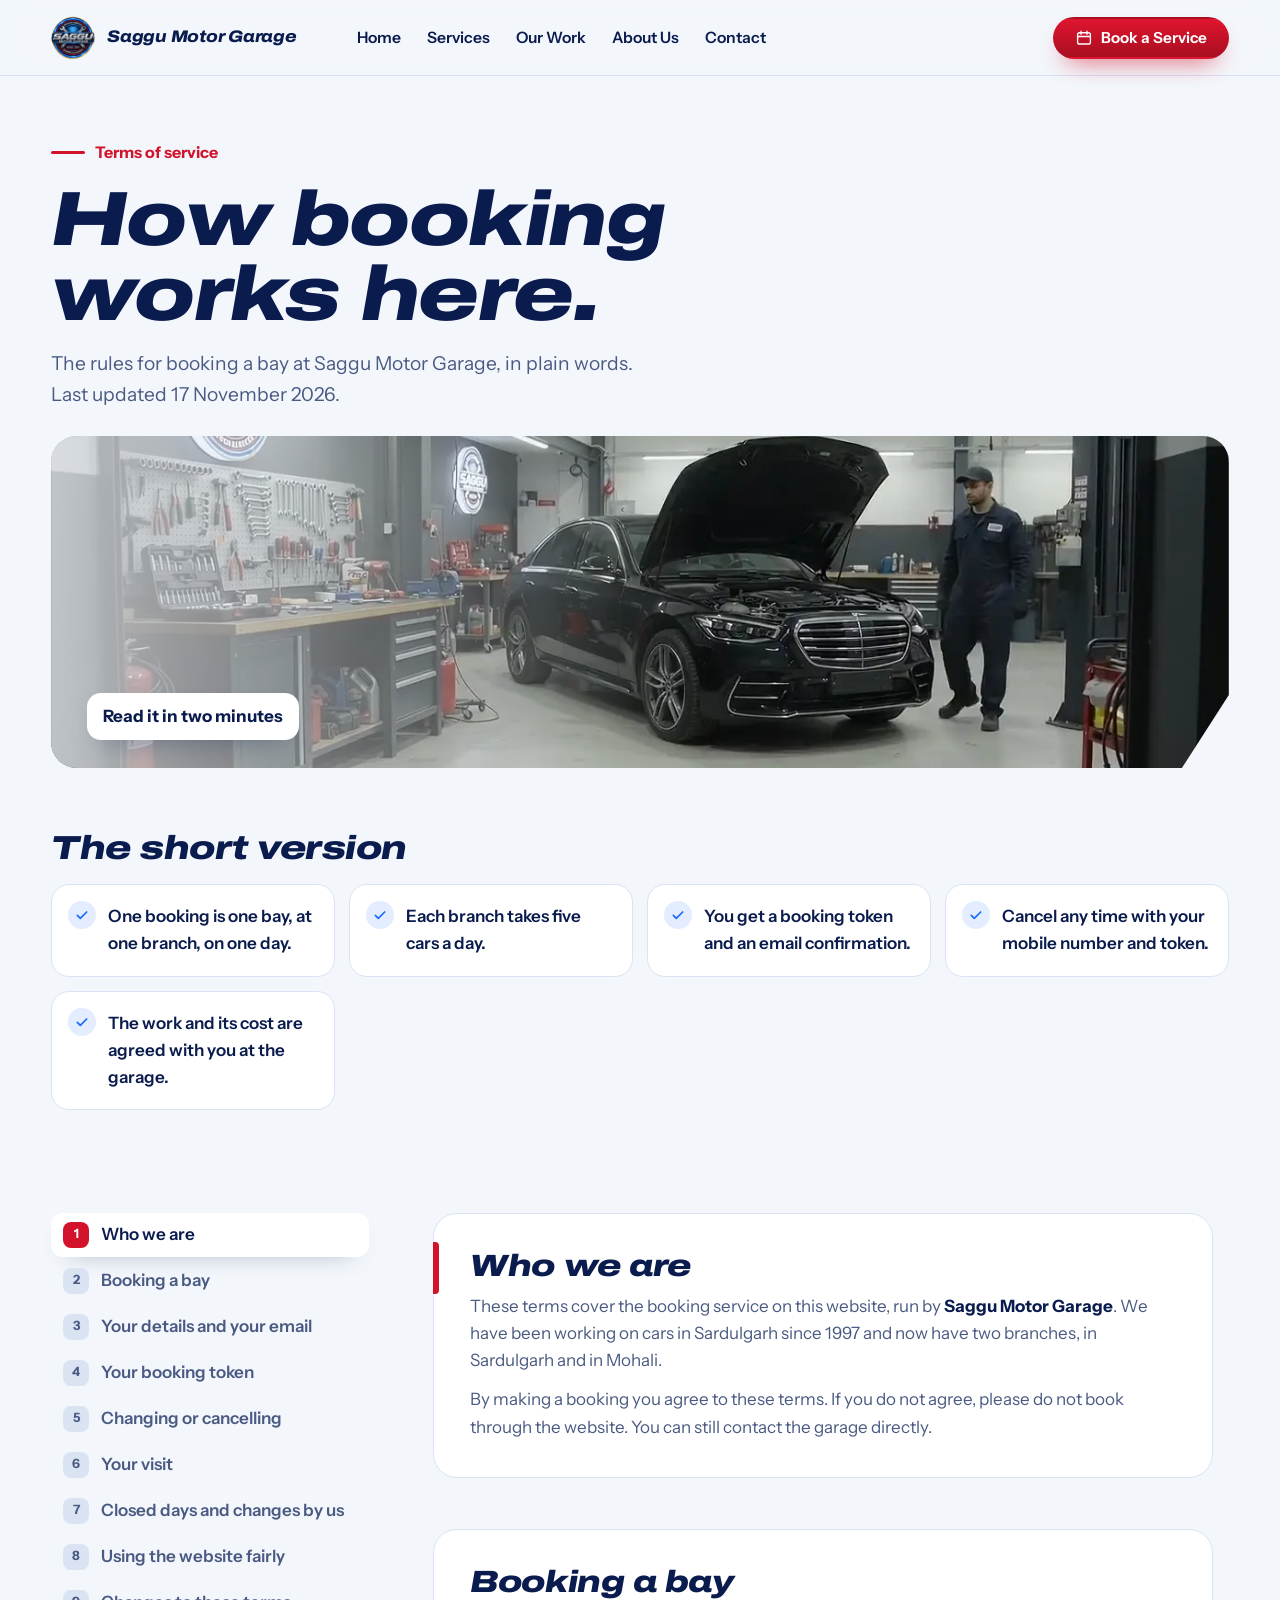
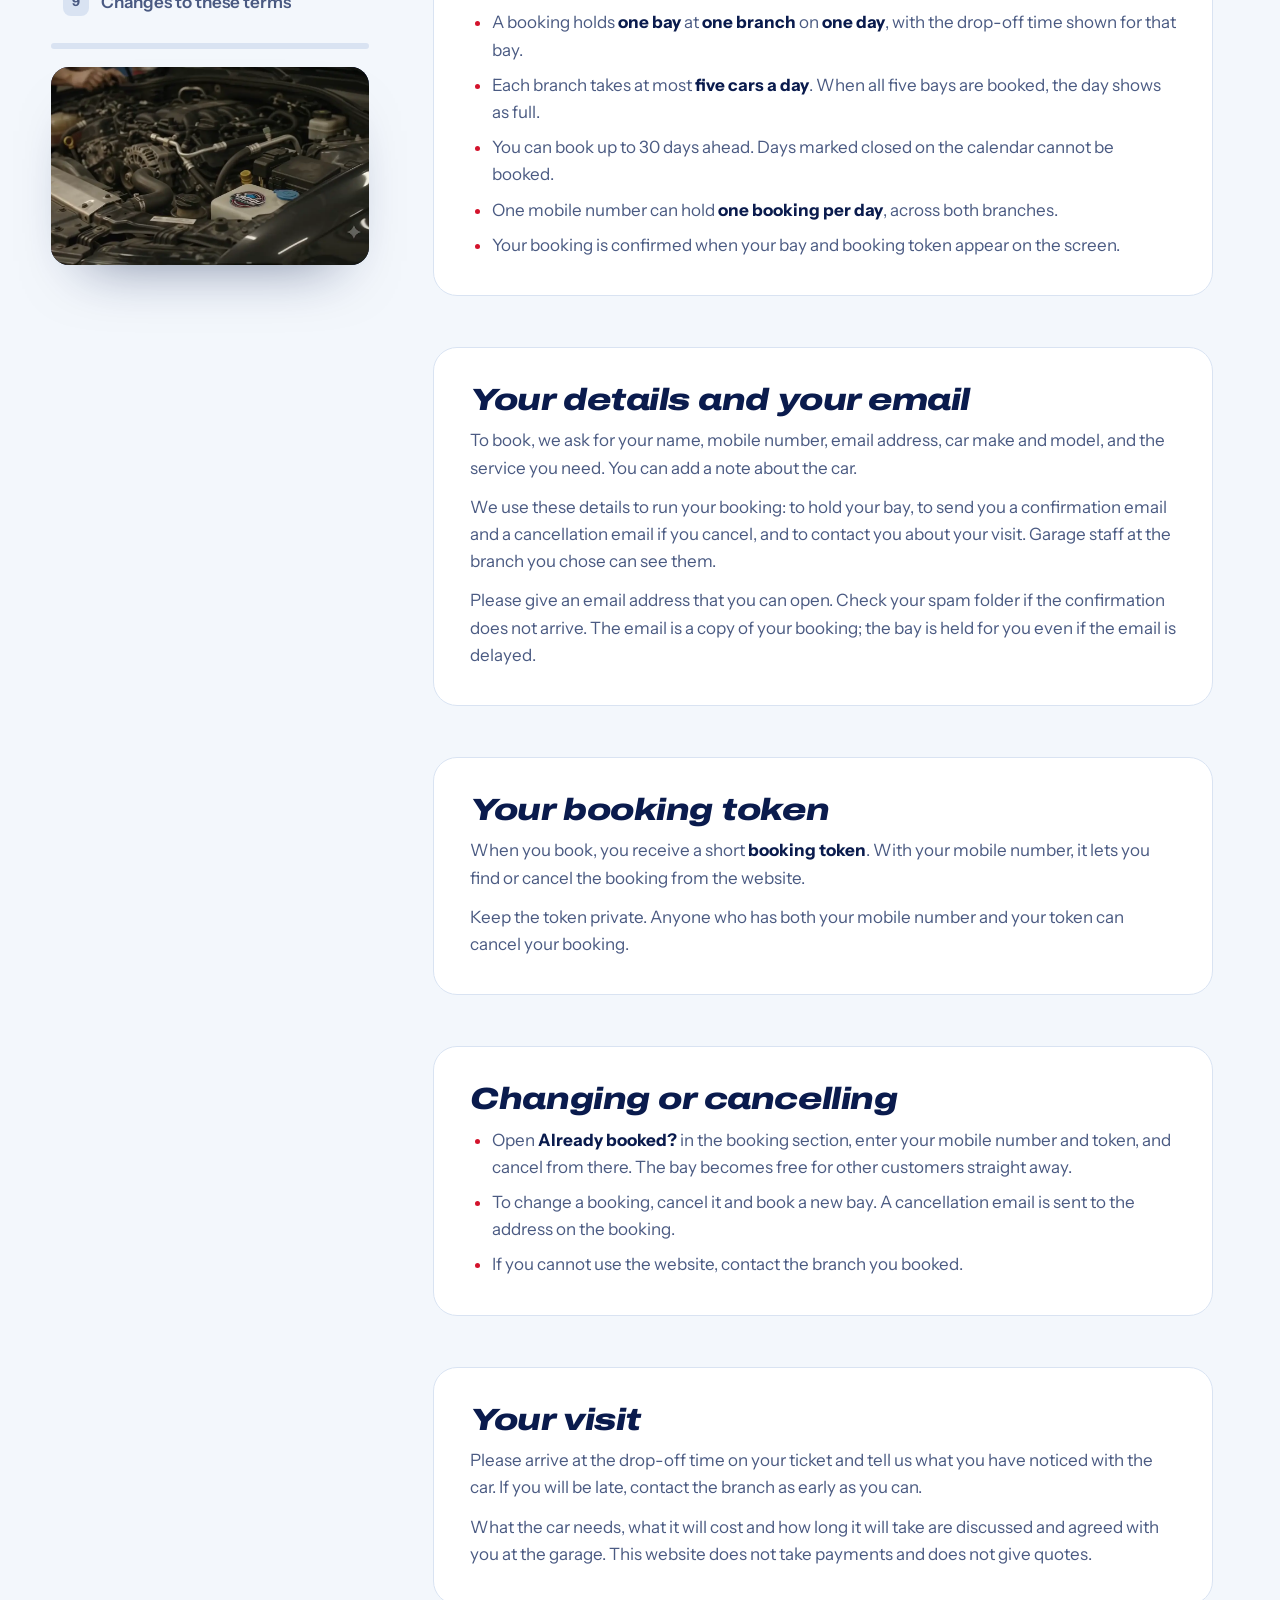
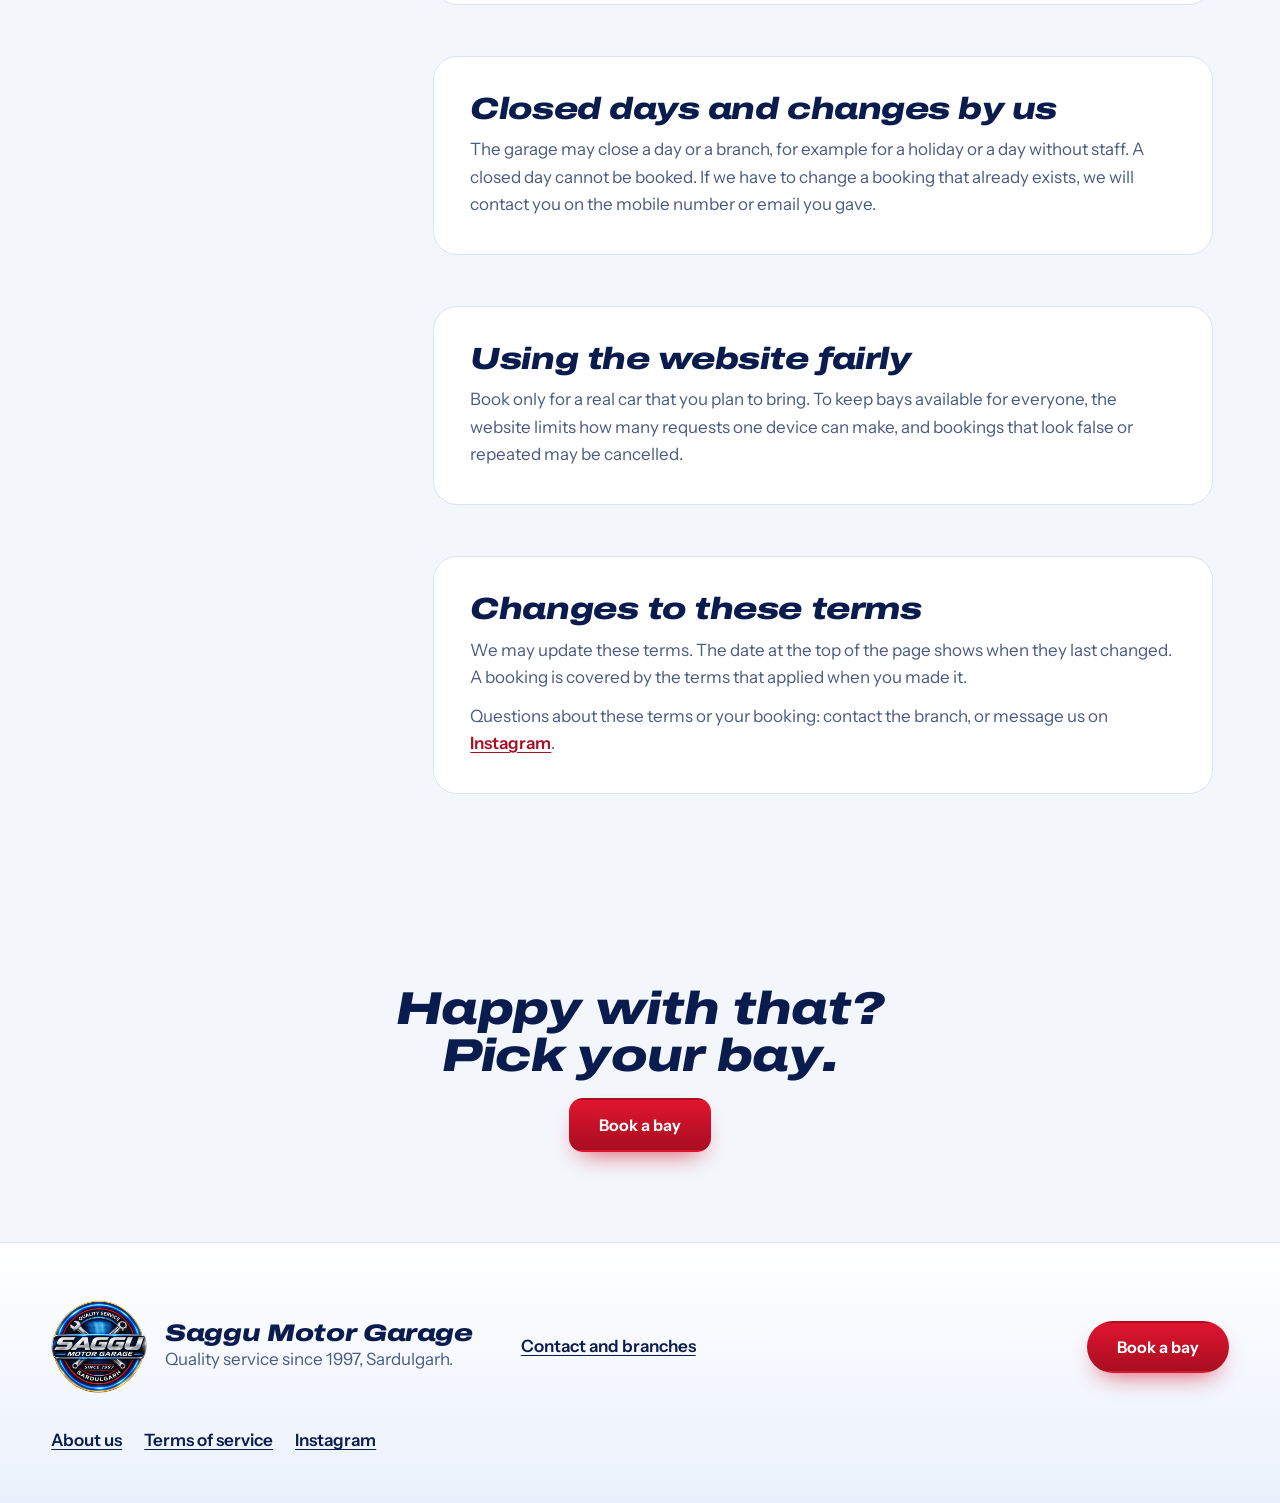
<file: saggumotors/terms.html>
<!DOCTYPE html>
<html lang="en">
<head>
<meta name="robots" content="noindex,nofollow,noarchive">
<meta charset="utf-8">
<meta name="viewport" content="width=device-width, initial-scale=1">
<title>Terms of service | Saggu Motor Garage</title>
<meta name="description" content="How booking works at Saggu Motor Garage, Sardulgarh: bays, branches, your details, confirmation emails, cancelling.">
<meta name="theme-color" content="#F3F7FC">
<link rel="icon" href="assets/img/favicon.png">
<link rel="preload" as="font" type="font/woff2" href="assets/fonts/archivo-latin-wdth-italic.woff2" crossorigin>
<link rel="stylesheet" href="css/styles.css?v=12">
<link rel="stylesheet" href="css/pages.css?v=12">
</head>
<body data-page="terms">
<a class="skip" href="#main">Skip to content</a>
<header class="nav is-scrolled" id="nav">
  <a class="nav__brand" href="index.html" aria-label="Saggu Motor Garage, home">
    <img src="assets/img/logo.webp" width="172" height="172" alt="">
    <span>Saggu Motor Garage</span>
  </a>
  <nav class="nav__links" aria-label="Pages">
    <a href="index.html">Home</a>
    <a href="index.html#fix">Services</a>
    <a href="index.html#work">Our Work</a>
    <a href="about.html">About Us</a>
    <a href="index.html#contact">Contact</a>
  </nav>
  <a class="btn btn--primary btn--sm nav__cta" href="index.html#book" data-magnet>
    <svg viewBox="0 0 24 24" width="18" height="18" aria-hidden="true" fill="none" stroke="currentColor" stroke-width="1.8" stroke-linecap="round" stroke-linejoin="round"><rect x="3.5" y="5" width="17" height="15" rx="2.5"/><path d="M8 3v4M16 3v4M3.5 10h17"/></svg>
    Book a Service
  </a>
</header>

<main id="main" class="pg">
  <section class="tm-hero" aria-labelledby="tmTitle">
    <div class="tm-hero__head">
      <p class="pg-kicker">Terms of service</p>
      <h1 class="pg-title" id="tmTitle"><span class="ln"><span class="li">How booking</span></span><span class="ln"><span class="li">works here.</span></span></h1>
      <p class="pg-lede">The rules for booking a bay at Saggu Motor Garage, in plain words. Last updated 17 November 2026.</p>
    </div>
    <div class="tm-hero__ribbon vid"><video muted loop playsinline preload="metadata" data-watch poster="assets/img/inspect-poster.webp" aria-label="A mechanic inspecting a car"><source src="assets/video/inspect.mp4" type="video/mp4"></video><span class="tag">Read it in two minutes</span></div>
  </section>

  <section class="tm-short" aria-labelledby="shortTitle">
    <h2 class="h2" id="shortTitle">The short version</h2>
    <ul>
      <li>One booking is one bay, at one branch, on one day.</li>
      <li>Each branch takes five cars a day.</li>
      <li>You get a booking token and an email confirmation.</li>
      <li>Cancel any time with your mobile number and token.</li>
      <li>The work and its cost are agreed with you at the garage.</li>
    </ul>
  </section>

  <div class="tm-body" id="termsRoot">
    <aside class="tm-aside" aria-label="Contents">
      <nav class="tm-nav" aria-label="Sections of these terms">
      <a href="#who">Who we are</a>
      <a href="#book">Booking a bay</a>
      <a href="#details">Your details and your email</a>
      <a href="#token">Your booking token</a>
      <a href="#change">Changing or cancelling</a>
      <a href="#visit">Your visit</a>
      <a href="#closures">Closed days and changes by us</a>
      <a href="#use">Using the website fairly</a>
      <a href="#changes">Changes to these terms</a>
      </nav>
      <div class="tm-gauge" aria-hidden="true"><span></span></div>
      <div class="stack"><div class="stack__frame vid">
        <video muted loop playsinline preload="metadata" data-watch poster="assets/img/spark-poster.webp" aria-hidden="true"><source src="assets/video/spark.mp4" type="video/mp4"></video>
        <video muted loop playsinline preload="metadata" data-watch poster="assets/img/inspect-poster.webp" aria-hidden="true"><source src="assets/video/inspect.mp4" type="video/mp4"></video>
        <video muted loop playsinline preload="metadata" data-watch poster="assets/img/workshop-poster.webp" aria-hidden="true"><source src="assets/video/workshop.mp4" type="video/mp4"></video>
      </div></div>
    </aside>
    <div class="tm-sections">
      <section class="tm-sec" id="who" data-video="0" aria-labelledby="who-h">
        <h2 class="h2" id="who-h">Who we are</h2>
        <p>These terms cover the booking service on this website, run by <strong>Saggu Motor Garage</strong>. We have been working on cars in Sardulgarh since 1997 and now have two branches, in Sardulgarh and in Mohali.</p>
<p>By making a booking you agree to these terms. If you do not agree, please do not book through the website. You can still contact the garage directly.</p>
      </section>
      <section class="tm-sec" id="book" data-video="1" aria-labelledby="book-h">
        <h2 class="h2" id="book-h">Booking a bay</h2>
        <ul>
<li>A booking holds <strong>one bay</strong> at <strong>one branch</strong> on <strong>one day</strong>, with the drop-off time shown for that bay.</li>
<li>Each branch takes at most <strong>five cars a day</strong>. When all five bays are booked, the day shows as full.</li>
<li>You can book up to 30 days ahead. Days marked closed on the calendar cannot be booked.</li>
<li>One mobile number can hold <strong>one booking per day</strong>, across both branches.</li>
<li>Your booking is confirmed when your bay and booking token appear on the screen.</li>
</ul>
      </section>
      <section class="tm-sec" id="details" data-video="2" aria-labelledby="details-h">
        <h2 class="h2" id="details-h">Your details and your email</h2>
        <p>To book, we ask for your name, mobile number, email address, car make and model, and the service you need. You can add a note about the car.</p>
<p>We use these details to run your booking: to hold your bay, to send you a confirmation email and a cancellation email if you cancel, and to contact you about your visit. Garage staff at the branch you chose can see them.</p>
<p>Please give an email address that you can open. Check your spam folder if the confirmation does not arrive. The email is a copy of your booking; the bay is held for you even if the email is delayed.</p>
      </section>
      <section class="tm-sec" id="token" data-video="0" aria-labelledby="token-h">
        <h2 class="h2" id="token-h">Your booking token</h2>
        <p>When you book, you receive a short <strong>booking token</strong>. With your mobile number, it lets you find or cancel the booking from the website.</p>
<p>Keep the token private. Anyone who has both your mobile number and your token can cancel your booking.</p>
      </section>
      <section class="tm-sec" id="change" data-video="1" aria-labelledby="change-h">
        <h2 class="h2" id="change-h">Changing or cancelling</h2>
        <ul>
<li>Open <strong>Already booked?</strong> in the booking section, enter your mobile number and token, and cancel from there. The bay becomes free for other customers straight away.</li>
<li>To change a booking, cancel it and book a new bay. A cancellation email is sent to the address on the booking.</li>
<li>If you cannot use the website, contact the branch you booked.</li>
</ul>
      </section>
      <section class="tm-sec" id="visit" data-video="2" aria-labelledby="visit-h">
        <h2 class="h2" id="visit-h">Your visit</h2>
        <p>Please arrive at the drop-off time on your ticket and tell us what you have noticed with the car. If you will be late, contact the branch as early as you can.</p>
<p>What the car needs, what it will cost and how long it will take are discussed and agreed with you at the garage. This website does not take payments and does not give quotes.</p>
      </section>
      <section class="tm-sec" id="closures" data-video="0" aria-labelledby="closures-h">
        <h2 class="h2" id="closures-h">Closed days and changes by us</h2>
        <p>The garage may close a day or a branch, for example for a holiday or a day without staff. A closed day cannot be booked. If we have to change a booking that already exists, we will contact you on the mobile number or email you gave.</p>
      </section>
      <section class="tm-sec" id="use" data-video="1" aria-labelledby="use-h">
        <h2 class="h2" id="use-h">Using the website fairly</h2>
        <p>Book only for a real car that you plan to bring. To keep bays available for everyone, the website limits how many requests one device can make, and bookings that look false or repeated may be cancelled.</p>
      </section>
      <section class="tm-sec" id="changes" data-video="2" aria-labelledby="changes-h">
        <h2 class="h2" id="changes-h">Changes to these terms</h2>
        <p>We may update these terms. The date at the top of the page shows when they last changed. A booking is covered by the terms that applied when you made it.</p>
<p>Questions about these terms or your booking: contact the branch, or message us on <a data-ig href="https://www.instagram.com/saggu_motar_garage/" target="_blank" rel="noopener">Instagram</a>.</p>
      </section>
    </div>
  </div>

  <section class="cta-band">
    <h2 class="h2">Happy with that? Pick your bay.</h2>
    <a class="btn btn--primary btn--lg" href="index.html#book" data-magnet>Book a bay</a>
  </section>
</main>
<footer class="foot" id="contact">
  <div class="foot__brand">
    <img src="assets/img/logo.webp" width="96" height="96" alt="Saggu Motor Garage badge">
    <div>
      <p class="foot__name">Saggu Motor Garage</p>
      <p>Quality service since 1997, Sardulgarh.</p>
    </div>
  </div>
  <ul class="foot__contact"><li><a href="index.html#contact">Contact and branches</a></li></ul>
  <a class="btn btn--primary" href="index.html#book" data-magnet>Book a bay</a>
  <nav class="foot__links" aria-label="More">
    <a href="about.html">About us</a>
    <a href="terms.html">Terms of service</a>
    <a class="foot__ig" data-ig href="https://www.instagram.com/saggu_motar_garage/" target="_blank" rel="noopener">Instagram</a>
  </nav>
</footer>
<script src="vendor/gsap.min.js"></script>
<script src="vendor/ScrollTrigger.min.js"></script>
<script src="vendor/lenis.min.js"></script>
<script src="js/config.js?v=12"></script>
<script src="js/booking-core.js?v=12"></script>
<script src="js/cursor.js?v=12"></script>
<script src="js/page.js?v=12"></script>
</body>
</html>
</file>
<file: saggumotors/css/styles.css>
/* Saggu Motor Garage
   Palette comes from the badge: navy, electric blue, red, gold, polished steel.
   The page itself stays light so the dark video frames feel like windows into the garage. */

@font-face { font-family: "Archivo Variable"; font-style: normal; font-display: swap; font-weight: 100 900; font-stretch: 62% 125%;
  src: url(../assets/fonts/archivo-latin-wdth-normal.woff2) format("woff2-variations"); }
@font-face { font-family: "Archivo Variable"; font-style: italic; font-display: swap; font-weight: 100 900; font-stretch: 62% 125%;
  src: url(../assets/fonts/archivo-latin-wdth-italic.woff2) format("woff2-variations"); }
@font-face { font-family: "Instrument Sans Variable"; font-style: normal; font-display: swap; font-weight: 400 700;
  src: url(../assets/fonts/instrument-sans-latin-wght-normal.woff2) format("woff2-variations"); }
@font-face { font-family: "Instrument Sans Variable"; font-style: italic; font-display: swap; font-weight: 400 700;
  src: url(../assets/fonts/instrument-sans-latin-wght-italic.woff2) format("woff2-variations"); }

:root {
  --chalk: #F3F7FC;
  --paper: #FFFFFF;
  --ink: #0A1B4D;
  --ink-2: #4A5A82;
  --line: #D9E3F2;
  --steel: #C3D1E6;
  --volt: #1F6BFF;
  --volt-deep: #1450C8;
  --volt-soft: #E3EDFF;
  --red: #E43A2F;
  --gold: #F0B429;
  --cta: #D3132C;
  --cta-deep: #A90E21;

  --display: "Archivo Variable", "Arial Black", sans-serif;
  --text: "Instrument Sans Variable", system-ui, -apple-system, "Segoe UI", sans-serif;
  --pad: clamp(16px, 4vw, 56px);
  --nav-h: 76px;
  --logo: clamp(88px, 19vh, 172px);
}

*, *::before, *::after { box-sizing: border-box; }
html { scroll-behavior: auto; -webkit-text-size-adjust: 100%; }
html.lenis, html.lenis body { height: auto; }
.lenis.lenis-smooth { scroll-behavior: auto !important; }
.lenis.lenis-stopped { overflow: hidden; }
body { margin: 0; background: var(--chalk); color: var(--ink); font: 400 1.0625rem/1.6 var(--text); -webkit-font-smoothing: antialiased; text-rendering: optimizeLegibility; }
body.is-loading { overflow: hidden; }
img, video { display: block; max-width: 100%; }
h1, h2, h3, p, dl, dd, ol, ul, figure { margin: 0; padding: 0; }
ol, ul { list-style: none; }
button, input, select, textarea { font: inherit; color: inherit; }
button { cursor: pointer; }
a { color: inherit; }
:focus-visible { outline: 3px solid var(--volt); outline-offset: 3px; border-radius: 6px; }

.skip { position: fixed; left: 12px; top: -60px; z-index: 300; background: var(--ink); color: #fff; padding: 10px 16px; border-radius: 10px; text-decoration: none; transition: top .2s; }
.skip:focus { top: 12px; }

/* The one display voice: wide, slanted, heavy, like the wordmark on the badge. */
.h2, .step__no, .facts dd, .bay__no, .ticket__bay strong, .ticket__token, .splash__meter, .nav__brand span, .foot__name, .svc__title, .board__top h3, .cal__bar h3 {
  font-family: var(--display); font-style: italic; font-stretch: 125%; font-weight: 850; letter-spacing: -0.015em;
}
.h2 { font-size: clamp(1.9rem, 3.6vw, 3.1rem); line-height: 1.02; text-wrap: balance; }

/* ---------- buttons ---------- */
.btn { display: inline-flex; align-items: center; justify-content: center; gap: .5em; min-height: 52px; padding: 0 28px; border: 2px solid transparent; border-radius: 999px; font-weight: 650; font-size: 1rem; text-decoration: none; line-height: 1; transition: background .2s, color .2s, border-color .2s, box-shadow .2s; will-change: transform; }
.btn--primary { background: linear-gradient(180deg, #E0152F, var(--cta-deep)); color: #fff; box-shadow: 0 12px 26px -12px rgba(211,19,44,.8); }
.btn--primary:hover { background: linear-gradient(180deg, #EC1A35, #B80F24); box-shadow: 0 16px 30px -12px rgba(211,19,44,.9); }
.btn--ghost { border-color: var(--ink); color: var(--ink); background: transparent; }
.btn--ghost:hover { background: var(--ink); color: #fff; }
.btn--danger { border-color: var(--red); color: var(--red); background: transparent; }
.btn--danger:hover { background: var(--red); color: #fff; }
.btn--sm { min-height: 42px; padding: 0 20px; font-size: .95rem; }
.btn--block { width: 100%; }
.btn[disabled] { opacity: .55; pointer-events: none; }

/* ---------- splash: rev gauge, then the badge docks into the nav ---------- */
.splash { --r: 0px; position: fixed; inset: 0; z-index: 100; overflow: hidden; pointer-events: all; }
.splash__veil { position: absolute; inset: 0;
  background:
    radial-gradient(60% 50% at 50% 46%, #FFFFFF 0%, rgba(255,255,255,0) 70%),
    linear-gradient(rgba(31,107,255,.07) 1px, transparent 1px) 0 0 / 56px 56px,
    linear-gradient(90deg, rgba(31,107,255,.07) 1px, transparent 1px) 0 0 / 56px 56px,
    var(--chalk);
  -webkit-mask: radial-gradient(circle at 50% 50%, transparent var(--r), #000 calc(var(--r) + 1px));
  mask: radial-gradient(circle at 50% 50%, transparent var(--r), #000 calc(var(--r) + 1px)); }
.splash__iris { position: absolute; left: 50%; top: 50%; width: calc(var(--r) * 2); height: calc(var(--r) * 2); transform: translate(-50%, -50%); border-radius: 50%; border: 3px solid var(--gold); box-shadow: 0 0 0 1px rgba(255,255,255,.8), 0 0 36px 6px rgba(31,107,255,.35), inset 0 0 28px rgba(31,107,255,.18); opacity: 0; pointer-events: none; }
.splash__center { position: absolute; inset: 0; display: grid; place-content: center; justify-items: center; }
.splash__dial { position: relative; width: min(78vw, 380px); aspect-ratio: 1; display: grid; place-items: center; }
.splash__ring { position: absolute; inset: 0; width: 100%; height: 100%; overflow: visible; }
.splash__ring .track { fill: none; stroke: var(--line); stroke-width: 10; stroke-linecap: round; }
.splash__ring .fill { fill: none; stroke: url(#ringGrad); stroke-width: 10; stroke-linecap: round; }
.splash__ring .tick { stroke: var(--steel); stroke-width: 3; stroke-linecap: round; transition: stroke .2s; }
.splash__ring .tick.is-major { stroke-width: 4.5; }
.splash__ring .tick.on { stroke: var(--volt); }
.splash__ring .tick.is-red.on { stroke: var(--red); }
.splash__badge { position: relative; width: 62%; aspect-ratio: 1; filter: drop-shadow(0 22px 26px rgba(10,27,77,.25)); }
.splash__badge img { width: 100%; height: 100%; }
.splash__badge::after { content: ""; position: absolute; inset: 0; pointer-events: none;
  background: linear-gradient(105deg, transparent 38%, rgba(255,255,255,.95) 50%, transparent 62%) var(--sx, -160%) 0 / 260% 100% no-repeat;
  -webkit-mask: url(../assets/img/logo.webp) center / contain no-repeat; mask: url(../assets/img/logo.webp) center / contain no-repeat; }
.splash__meter { margin-top: 6px; font-size: clamp(2.4rem, 7vw, 3.6rem); line-height: 1; color: var(--ink); }
.splash__meter small { font-size: .45em; margin-left: 2px; color: var(--volt); }
.splash__note { margin-top: 4px; font-size: .95rem; color: var(--ink-2); }
.splash__fly { position: fixed; z-index: 101; left: 0; top: 0; pointer-events: none; will-change: transform; transform-origin: 0 0; }

/* ---------- cursor ---------- */
/* The ring changes shape by area (see js/cursor.js). Only built for a mouse. */
.cursor, .cursor__dot { display: none; }
@media (hover: hover) and (pointer: fine) {
  .has-cursor, .has-cursor a, .has-cursor button, .has-cursor summary, .has-cursor label, .has-cursor select { cursor: none; }
  .has-cursor input, .has-cursor textarea { cursor: none; }
  .cursor, .cursor__dot { display: block; position: fixed; left: 0; top: 0; pointer-events: none; z-index: 300; opacity: 0; transition: opacity .25s; will-change: transform; }
  .cursor.is-on, .cursor__dot.is-on { opacity: 1; }
  .cursor__dot { width: 6px; height: 6px; margin: -3px 0 0 -3px; border-radius: 50%; background: var(--cta); transition: opacity .2s, scale .2s; }
  .cursor__dot.is-hidden { opacity: 0 !important; }
  .cursor::before { content: ""; position: absolute; left: 0; top: 0; width: 30px; height: 30px; margin: -15px 0 0 -15px; box-sizing: border-box; border: 1.5px solid var(--volt); border-radius: 50%; transition: width .28s cubic-bezier(.2,.8,.2,1), height .28s cubic-bezier(.2,.8,.2,1), margin .28s cubic-bezier(.2,.8,.2,1), border-radius .28s, background .25s, border-color .25s, transform .2s, opacity .2s; }
  .cursor__label { position: absolute; left: 0; top: 0; transform: translate(-50%, -50%); font: 700 .74rem/1 var(--text); letter-spacing: .02em; color: #fff; white-space: nowrap; opacity: 0; transition: opacity .2s; }
  .cursor.has-label .cursor__label { opacity: 1; }
  .cursor.is-down::before { transform: scale(.82); }

  /* links and buttons: the ring opens up */
  .cursor[data-state="link"]::before { width: 60px; height: 60px; margin: -30px 0 0 -30px; background: rgba(31,107,255,.12); }

  /* calendar days, bays and the branch picker: a solid red stamp that says what a click does */
  .cursor[data-state="pick"]::before { width: 76px; height: 76px; margin: -38px 0 0 -38px; background: var(--cta); border-color: var(--cta); }

  /* videos: viewfinder corners */
  .cursor[data-state="focus"]::before { width: 112px; height: 78px; margin: -39px 0 0 -56px; border: 0; border-radius: 0; background:
    linear-gradient(#fff,#fff) 0 0 / 22px 2px no-repeat, linear-gradient(#fff,#fff) 0 0 / 2px 22px no-repeat,
    linear-gradient(#fff,#fff) 100% 0 / 22px 2px no-repeat, linear-gradient(#fff,#fff) 100% 0 / 2px 22px no-repeat,
    linear-gradient(#fff,#fff) 0 100% / 22px 2px no-repeat, linear-gradient(#fff,#fff) 0 100% / 2px 22px no-repeat,
    linear-gradient(#fff,#fff) 100% 100% / 22px 2px no-repeat, linear-gradient(#fff,#fff) 100% 100% / 2px 22px no-repeat; filter: drop-shadow(0 0 3px rgba(10,27,77,.6)); }
  .cursor[data-state="focus"] .cursor__label { color: #fff; text-shadow: 0 0 6px rgba(10,27,77,.8); }

  /* the exploded engine: a turning gear ring */
  .cursor[data-state="spin"]::before { width: 88px; height: 88px; margin: -44px 0 0 -44px; border: 2px dashed var(--cta); background: rgba(255,255,255,.7); animation: cursorSpin 6s linear infinite; }
  .cursor[data-state="spin"] .cursor__label { color: var(--cta-deep); }

  /* the sideways "how a visit works" track: an arrow pill */
  .cursor[data-state="track"]::before { width: 112px; height: 44px; margin: -22px 0 0 -56px; border-radius: 22px; border-color: var(--ink); background: var(--ink); }
  .cursor[data-state="track"] .cursor__label::after { content: " \2192"; }

  /* form fields: a text bar */
  .cursor[data-state="text"]::before { width: 3px; height: 28px; margin: -14px 0 0 -1.5px; border: 0; border-radius: 2px; background: var(--volt); animation: cursorBlink 1.1s steps(2, jump-none) infinite; }

  /* destructive actions */
  .cursor[data-state="danger"]::before { width: 76px; height: 76px; margin: -38px 0 0 -38px; border-color: #B3261E; background: #B3261E; }

  /* full or closed days: a quiet, dashed ring */
  .cursor[data-state="off"]::before { width: 26px; height: 26px; margin: -13px 0 0 -13px; border: 1.5px dashed #8A99B8; opacity: .8; }

  /* instagram */
  .cursor[data-state="social"]::before { width: 76px; height: 76px; margin: -38px 0 0 -38px; border: 0; background: conic-gradient(from 210deg, #F9A825, #E43A2F, #C2185B, #6A1B9A, #F9A825); }

  @keyframes cursorSpin { to { transform: rotate(360deg); } }
  @keyframes cursorBlink { 50% { opacity: .25; } }
}
@media (prefers-reduced-motion: reduce) {
  .cursor[data-state="spin"]::before, .cursor[data-state="text"]::before { animation: none; }
}

/* ---------- nav ---------- */
/* Base = the compact bar (used on phones and once you scroll). On desktop at the top of the page it opens up around the big logo. */
.nav { position: fixed; z-index: 50; top: 0; left: 0; right: 0; height: var(--nav-h); display: flex; align-items: center; gap: 28px; padding: 0 var(--pad); background: rgba(243,247,252,.86); -webkit-backdrop-filter: blur(14px); backdrop-filter: blur(14px); border-bottom: 1px solid rgba(195,209,230,.6); transition: transform .4s cubic-bezier(.2,.7,.2,1), background .3s, border-color .3s; }
.nav.is-hidden { transform: translateY(-100%); }
.nav__brand { display: flex; align-items: center; gap: 12px; text-decoration: none; }
.nav__brand img { width: 44px; height: 44px; transition: width .4s cubic-bezier(.2,.7,.2,1), height .4s cubic-bezier(.2,.7,.2,1); }
.nav__brand span { font-size: 1.05rem; font-weight: 800; font-stretch: 112%; }
.nav__links { display: flex; gap: 26px; margin-left: 32px; }
.nav__links a { text-decoration: none; font-weight: 600; font-size: .98rem; padding: 8px 0; background: linear-gradient(var(--cta), var(--cta)) 0 100% / 0 3px no-repeat; transition: background-size .25s; }
.nav__links a:hover, .nav__links a[aria-current] { background-size: 100% 3px; }
.nav__cta { margin-left: auto; }
.nav__cta svg { flex: none; }

@media (min-width: 900px) {
  .nav:not(.is-scrolled) { height: auto; align-items: flex-start; padding-top: 20px; padding-bottom: 8px; background: transparent; border-bottom-color: transparent; -webkit-backdrop-filter: none; backdrop-filter: none; }
  .nav:not(.is-scrolled) .nav__brand img { width: var(--logo); height: var(--logo); }
  .nav:not(.is-scrolled) .nav__brand span { display: none; }
  .nav:not(.is-scrolled) .nav__links { margin-left: clamp(24px, 5.5vw, 80px); gap: clamp(22px, 2.6vw, 38px); padding-top: calc(var(--logo) * .13); }
  .nav:not(.is-scrolled) .nav__links a { font-size: 1.04rem; }
  .nav:not(.is-scrolled) .nav__cta { margin-top: 2px; }
}
@media (max-width: 899px) { .nav__links { display: none; } .nav__brand span { display: none; } }
@media (max-width: 899px) and (min-width: 421px) { .nav__brand span { display: inline; } }

/* ---------- hero ---------- */
.hero { position: relative; min-height: 100svh; display: flex; flex-direction: column; overflow: clip; background: var(--chalk); }
.hero__bg { position: absolute; inset: 0; z-index: 0; }
.hero__bg img { width: 100%; height: 100%; object-fit: cover; object-position: 86% 50%; -webkit-mask-image: linear-gradient(90deg, transparent 0, #000 36%); mask-image: linear-gradient(90deg, transparent 0, #000 36%); }
.hero__stripe { position: absolute; z-index: 1; right: 0; bottom: 0; width: clamp(80px, 8vw, 118px); height: clamp(110px, 20vh, 170px); background: linear-gradient(160deg, var(--cta), var(--cta-deep)); clip-path: polygon(62% 0, 100% 0, 100% 100%, 0 100%); }
.hero__inner { position: relative; z-index: 3; padding: calc(var(--logo) + clamp(30px, 5.5vh, 56px)) var(--pad) 0; display: flex; flex-direction: column; align-items: flex-start; }
.hero__eyebrow { display: flex; align-items: center; gap: 18px; font-size: clamp(.68rem, .9vw, .78rem); font-weight: 650; letter-spacing: .34em; text-transform: uppercase; color: var(--ink); margin-bottom: clamp(10px, 2vh, 18px); }
.hero__eyebrow i { width: 1px; height: 12px; background: var(--ink-2); }
.hero__title { display: grid; font-family: var(--display); font-style: italic; font-weight: 900; font-stretch: 100%; text-transform: uppercase; line-height: .92; letter-spacing: -.015em; }
.hero__title .t1 { font-size: clamp(3.4rem, min(8.8vw, 13.8vh), 8rem); color: #0E1B2C; padding-right: .12em; }
.hero__title .t2 { font-size: clamp(1.7rem, min(4.3vw, 6.6vh), 3.8rem); color: var(--cta); letter-spacing: -.005em; margin-top: .06em; padding-right: .12em; }
.hero__tag { margin-top: clamp(10px, 1.8vh, 18px); font-size: clamp(.8rem, 1.15vw, 1.05rem); font-weight: 500; letter-spacing: .42em; text-transform: uppercase; color: var(--ink); }
.hero__rule { display: block; width: 62px; height: 4px; margin: clamp(14px, 2.6vh, 26px) 0; background: var(--cta); border-radius: 2px; }
.hero__list { display: flex; flex-wrap: wrap; align-items: center; gap: 6px 14px; color: var(--ink-2); font-size: clamp(.95rem, 1.2vw, 1.1rem); }
.hero__list i { font-style: normal; color: var(--steel); }
.tiles { display: grid; grid-template-columns: repeat(3, clamp(96px, 8.2vw, 118px)); gap: 12px; margin-top: clamp(18px, 4vh, 44px); }
.tiles li { display: grid; justify-items: center; align-content: center; gap: 8px; min-height: clamp(92px, 12vh, 112px); padding: 12px 8px; text-align: center; color: var(--cta); background: rgba(255,255,255,.78); border: 1px solid rgba(195,209,230,.8); border-radius: 18px; box-shadow: 0 12px 28px -18px rgba(10,27,77,.45); -webkit-backdrop-filter: blur(8px); backdrop-filter: blur(8px); }
.tiles li span { color: var(--ink-2); font-size: .8rem; font-weight: 650; line-height: 1.2; }
.hero__cta { display: flex; flex-wrap: wrap; gap: 16px; margin-top: 14px; }
.btn--lg { min-height: 54px; padding: 0 28px; border-radius: 14px; font-size: 1rem; }
.btn--light { background: #fff; color: var(--ink); border-color: rgba(195,209,230,.9); box-shadow: 0 10px 26px -16px rgba(10,27,77,.5); }
.btn--light:hover { border-color: var(--ink); }

.look-link { position: absolute; z-index: 4; right: clamp(60px, 6vw, 96px); display: flex; align-items: center; gap: 16px; color: #fff; text-decoration: none; bottom: calc(var(--bar-h, 96px) + 64px); text-shadow: 0 2px 10px rgba(0,0,0,.6); }
.look-link__ring { display: grid; place-items: center; width: 52px; height: 52px; border: 1.5px solid rgba(255,255,255,.85); border-radius: 50%; background: rgba(10,20,40,.35); -webkit-backdrop-filter: blur(6px); backdrop-filter: blur(6px); transition: background .25s, transform .25s; }
.look-link:hover .look-link__ring { background: var(--cta); border-color: var(--cta); transform: translateX(4px); }
.look-link__txt { display: grid; gap: 2px; }
.look-link__txt b { font-size: .7rem; letter-spacing: .2em; text-transform: uppercase; }
.look-link__txt small { font-size: .58rem; letter-spacing: .16em; text-transform: uppercase; opacity: .9; }
.hero__note { position: absolute; z-index: 4; right: 10px; bottom: calc(var(--bar-h, 96px) + 40px); writing-mode: vertical-rl; padding: 14px 6px; border-radius: 6px; background: rgba(15,24,38,.62); color: rgba(255,255,255,.82); font-size: .56rem; letter-spacing: .26em; text-transform: uppercase; }

.facts-bar { position: relative; z-index: 3; margin: auto clamp(16px, 3vw, 44px) clamp(16px, 3.4vh, 32px); display: grid; grid-template-columns: repeat(4, 1fr); border-radius: 18px; color: #fff; background: linear-gradient(180deg, #2A3542, #1B2430); border: 1px solid rgba(255,255,255,.12); box-shadow: 0 26px 50px -26px rgba(10,20,40,.7); }
.hero__inner + .look-link { margin: 0; }
.hero > .facts-bar { margin-top: auto; }
.facts-bar li { display: flex; align-items: center; gap: 18px; padding: 18px clamp(16px, 2.4vw, 36px); position: relative; }
.facts-bar li + li::before { content: ""; position: absolute; left: 0; top: 24%; bottom: 24%; width: 1px; background: rgba(255,255,255,.22); }
.facts-bar svg { flex: none; opacity: .95; }
.facts-bar strong { display: block; font-size: clamp(1rem, 1.35vw, 1.25rem); font-weight: 650; line-height: 1.15; }
.facts-bar small { display: block; margin-top: 3px; font-size: clamp(.72rem, .9vw, .82rem); opacity: .82; line-height: 1.25; }

@media (max-width: 899px) {
  .hero { min-height: 0; padding-bottom: 20px; }
  .hero__bg { inset: 0 0 auto 0; height: clamp(300px, 52vw, 460px); }
  .hero__bg img { object-position: 82% 40%; -webkit-mask-image: linear-gradient(180deg, #000 55%, transparent); mask-image: linear-gradient(180deg, #000 55%, transparent); }
  .hero__stripe, .look-link { display: none; }
  .hero__inner { padding-top: calc(var(--nav-h) + clamp(250px, 44vw, 400px)); }
  .hero__title .t1 { font-size: clamp(3.6rem, 19vw, 7rem); }
  .hero__title .t2 { font-size: clamp(1.7rem, 9.4vw, 3.4rem); }
  .hero__tag { letter-spacing: .3em; font-size: .78rem; }
  .tiles { grid-template-columns: repeat(3, 1fr); width: 100%; }
  .hero__cta { width: 100%; }
  .hero__cta .btn { flex: 1 1 100%; }
  .hero__note { top: calc(var(--nav-h) + 8px); right: 12px; bottom: auto; writing-mode: horizontal-tb; padding: 5px 9px; }
  .facts-bar { grid-template-columns: 1fr 1fr; margin-top: 28px; }
  .facts-bar li { padding: 14px 14px; gap: 12px; }
  .facts-bar li:nth-child(odd)::before { display: none; }
  .facts-bar li:nth-child(n+3) { border-top: 1px solid rgba(255,255,255,.14); }
  .facts-bar svg { width: 30px; height: 30px; }
}
@media (max-width: 420px) { .facts-bar { grid-template-columns: 1fr; } .facts-bar li + li::before { display: none; } .facts-bar li + li { border-top: 1px solid rgba(255,255,255,.14); } }

/* ---------- our work: close-up video that opens to full screen ---------- */
.look { position: relative; padding: 72px var(--pad) 0; }
.look__title { text-align: center; margin-bottom: 28px; }
.look__frame { position: relative; margin: 0; border-radius: 28px; overflow: hidden; aspect-ratio: 4 / 5; background: var(--ink); }
.look__frame video { width: 100%; height: 100%; object-fit: cover; object-position: 36% 50%; filter: brightness(1.1) saturate(1.08); }
.look__frame::after { content: ""; position: absolute; inset: 0; background: linear-gradient(to top, rgba(10,27,77,.55), rgba(10,27,77,0) 45%); pointer-events: none; }
.look__cap { position: absolute; z-index: 2; left: clamp(18px, 3vw, 44px); bottom: clamp(18px, 3vw, 40px); max-width: 16ch; color: #fff; font: italic 850 clamp(1.5rem, 3.4vw, 3rem)/1 var(--display); font-stretch: 125%; letter-spacing: -.015em; }
.look__pause { position: absolute; z-index: 3; right: calc(var(--s, 0px) + clamp(14px, 2.4vw, 32px)); bottom: calc(var(--b, 0px) + clamp(14px, 2.4vw, 32px)); width: 44px; height: 44px; border-radius: 50%; border: 1px solid rgba(255,255,255,.55); background: rgba(10,27,77,.55); color: #fff; display: grid; place-items: center; cursor: pointer; -webkit-backdrop-filter: blur(6px); backdrop-filter: blur(6px); }
.look__pause:hover { background: rgba(10,27,77,.8); }
.look__pause:focus-visible { outline: 3px solid var(--gold); outline-offset: 3px; }
.look__pause .i-play { display: none; }
.look__pause[aria-pressed="true"] .i-play { display: block; }
.look__pause[aria-pressed="true"] .i-pause { display: none; }
.look__pause path { fill: currentColor; }
@media (min-width: 900px) {
  .look { height: 100svh; min-height: 600px; padding: 0; overflow: clip; }
  .look__title { position: absolute; z-index: 3; top: 11vh; left: 0; right: 0; margin: 0; }
  .look__frame video { object-position: 70% 50%; }
  .look__frame { position: absolute; inset: 0; aspect-ratio: auto; z-index: 2; border-radius: 0; clip-path: inset(var(--t, 24vh) var(--s, 8vw) var(--b, 8vh) var(--s, 8vw) round var(--r, 36px)); }
}

/* ---------- what we fix ---------- */
.fix { position: relative; }
.fix__pin { display: grid; grid-template-columns: minmax(0, 1.15fr) minmax(0, 1fr); gap: clamp(24px, 4vw, 64px); align-items: center; min-height: 100svh; padding: calc(var(--nav-h) + 16px) var(--pad) 32px; }
.fix__stage { position: relative; border-radius: 36px; overflow: hidden; aspect-ratio: 16 / 10; background: radial-gradient(120% 90% at 30% 20%, #FFFFFF 0%, #E4EDFB 60%, #D2E0F6 100%); box-shadow: 0 30px 60px -36px rgba(20,80,200,.45); }
.fix__stage canvas { display: block; width: 100%; height: 100%; object-fit: cover; mix-blend-mode: multiply; filter: brightness(1.2) saturate(1.08); }
.fix__panel { display: grid; gap: 20px; align-content: center; }
.fix__panel .h2 { font-size: clamp(1.55rem, 2.55vw, 2.4rem); }
.svc { border-bottom: 1px solid var(--line); }
.svc li { border-top: 1px solid var(--line); position: relative; }
.svc li::before { content: ""; position: absolute; left: 0; top: -1px; height: 2px; width: 100%; background: var(--gold); transform: scaleX(0); transform-origin: left; transition: transform .5s cubic-bezier(.2,.7,.2,1); }
.svc li.is-active::before { transform: scaleX(1); }
.svc__btn { width: 100%; display: flex; align-items: center; justify-content: space-between; gap: 16px; padding: 14px 0; border: 0; background: none; text-align: left; }
.svc__title { font-size: clamp(1.05rem, 1.5vw, 1.3rem); font-weight: 750; font-stretch: 112%; color: var(--ink-2); transition: color .3s, transform .3s; }
.svc li.is-active .svc__title { color: var(--volt); transform: translateX(6px); }
.svc__plus { width: 26px; height: 26px; border-radius: 50%; border: 1.5px solid var(--steel); position: relative; flex: none; transition: background .3s, border-color .3s, transform .3s; }
.svc__plus::before, .svc__plus::after { content: ""; position: absolute; left: 50%; top: 50%; width: 10px; height: 1.5px; background: var(--ink); transform: translate(-50%, -50%); transition: transform .3s; }
.svc__plus::after { transform: translate(-50%, -50%) rotate(90deg); }
.svc li.is-active .svc__plus { background: var(--volt); border-color: var(--volt); transform: rotate(180deg); }
.svc li.is-active .svc__plus::before, .svc li.is-active .svc__plus::after { background: #fff; }
.svc li.is-active .svc__plus::after { transform: translate(-50%, -50%) rotate(0deg); }
.svc__more { display: grid; grid-template-rows: 0fr; transition: grid-template-rows .45s cubic-bezier(.2,.7,.2,1); }
.svc li.is-active .svc__more { grid-template-rows: 1fr; }
.svc__more > div { overflow: hidden; }
.svc__more p { color: var(--ink-2); padding-bottom: 6px; max-width: 46ch; }
.svc__book { display: inline-flex; align-items: center; min-height: 44px; margin: 0 0 8px; font-weight: 650; color: var(--volt); text-decoration: none; border-bottom: 2px solid currentColor; }
.svc__book:hover { color: var(--volt-deep); }
.fix__hint { color: var(--ink-2); font-size: .92rem; }

@media (max-width: 899px) {
  .fix__pin { grid-template-columns: 1fr; min-height: 0; padding-top: 72px; }
  .fix__stage { position: sticky; top: calc(var(--nav-h) + 6px); z-index: 4; border-radius: 24px; aspect-ratio: 16 / 9; }
  .fix__panel .h2 { margin-top: 12px; }
  .svc__more { grid-template-rows: 1fr; }
}

/* ---------- our garage ---------- */
.about { padding: clamp(72px, 10vw, 150px) var(--pad); }
.about__grid { display: grid; grid-template-columns: minmax(0, 1.2fr) minmax(0, 1fr); gap: clamp(28px, 5vw, 80px); align-items: center; max-width: 1380px; margin: 0 auto; }
.about__media { position: relative; border-radius: 36px; overflow: hidden; aspect-ratio: 4 / 3; background: var(--ink); box-shadow: 0 34px 70px -40px rgba(10,27,77,.55); }
.about__media video { position: absolute; left: 0; top: -9%; width: 100%; height: 118%; object-fit: cover; will-change: transform; }
.about__copy { display: grid; gap: 18px; }
.about__copy p { color: var(--ink-2); max-width: 50ch; }
.facts { display: flex; gap: clamp(24px, 4vw, 56px); margin-top: 14px; padding-top: 22px; border-top: 1px solid var(--line); }
.facts dd { font-size: clamp(3.4rem, 7vw, 6rem); line-height: .9; color: var(--volt); }
.facts dt { order: 2; margin-top: 8px; color: var(--ink-2); font-size: .95rem; }
.facts div { display: flex; flex-direction: column; }
@media (max-width: 899px) { .about__grid { grid-template-columns: 1fr; } }

/* ---------- how a visit works ---------- */
.visit { background: linear-gradient(var(--chalk), #E9F0FB 40%, var(--chalk)); }
.visit__pin { position: relative; padding: 72px 0; }
.visit__track { display: grid; gap: 16px; padding: 0 var(--pad); }
.visit__intro { padding: 0 0 12px; display: grid; gap: 14px; align-content: center; }
.visit__intro p { color: var(--ink-2); max-width: 28ch; }
.step { position: relative; display: flex; flex-direction: column; gap: 12px; padding: 28px; border-radius: 26px; background: var(--paper); border: 1px solid var(--line); box-shadow: 0 24px 50px -40px rgba(10,27,77,.5); }
.step h3 { font-size: 1.4rem; font-weight: 750; letter-spacing: -.01em; line-height: 1.15; }
.step p { color: var(--ink-2); }
.step__no { font-size: clamp(4.5rem, 8vw, 7rem); line-height: .85; color: transparent; -webkit-text-stroke: 2px var(--volt); margin-bottom: 8px; transition: color .5s; }
.step.is-in .step__no { color: var(--volt); }
.step.is-in { border-color: #BFD3FF; }
.step__video { width: 100%; aspect-ratio: 16 / 10; object-fit: cover; border-radius: 16px; margin-top: auto; background: var(--ink); }
.step--last { background: var(--volt-soft); border-color: #BFD3FF; }
.step--last .btn { margin-top: auto; align-self: flex-start; }
.visit__rail { display: none; }

@media (min-width: 900px) {
  .visit__pin { height: 100svh; overflow: hidden; padding: var(--nav-h) 0 56px; display: flex; align-items: center; }
  .visit__track { display: flex; gap: 28px; align-items: stretch; width: max-content; padding: 0 var(--pad) 0 var(--pad); }
  .visit__intro { flex: 0 0 min(340px, 30vw); padding-right: 24px; }
  .step { flex: 0 0 clamp(300px, 27vw, 400px); min-height: min(58vh, 480px); }
  .step--media { flex-basis: clamp(340px, 32vw, 480px); }
  .visit__rail { display: block; position: absolute; left: var(--pad); right: var(--pad); bottom: 36px; height: 4px; border-radius: 4px; background: var(--line); overflow: hidden; }
  .visit__rail span { display: block; height: 100%; background: var(--volt); transform-origin: left; transform: scaleX(0); }
}

/* ---------- booking ---------- */
.book { padding: clamp(72px, 9vw, 130px) var(--pad); background: var(--paper); border-top: 1px solid var(--line); }
.book__head { max-width: 1380px; margin: 0 auto 36px; display: grid; gap: 12px; }
.book__lede { color: var(--ink-2); max-width: 54ch; }
.book__mode { display: inline-block; justify-self: start; font-size: .9rem; padding: 8px 14px; border-radius: 12px; background: #FFF6DB; border: 1px solid #F3DC8E; color: #6A4D00; max-width: 70ch; }
.book__grid { max-width: 1380px; margin: 0 auto; display: grid; grid-template-columns: minmax(300px, 430px) minmax(0, 1fr); gap: 28px; align-items: start; }

.cal { background: var(--chalk); border: 1px solid var(--line); border-radius: 24px; padding: 20px; }
.cal__bar { display: flex; align-items: center; justify-content: space-between; margin-bottom: 14px; }
.cal__bar h3 { font-size: 1.15rem; font-stretch: 112%; font-weight: 800; }
.icon-btn { width: 40px; height: 40px; border-radius: 50%; border: 1.5px solid var(--steel); background: var(--paper); font-size: 1.4rem; line-height: 1; transition: background .2s, border-color .2s; }
.icon-btn:hover:not([disabled]) { background: var(--volt); border-color: var(--volt); color: #fff; }
.icon-btn[disabled] { opacity: .35; cursor: default; }
.cal__week, .cal__days { display: grid; grid-template-columns: repeat(7, 1fr); gap: 6px; }
.cal__week span { text-align: center; font-size: .78rem; font-weight: 600; color: var(--ink-2); padding-bottom: 6px; }
.day { position: relative; aspect-ratio: 1 / 1.08; min-height: 44px; display: flex; flex-direction: column; align-items: center; justify-content: center; gap: 6px; padding: 0; border: 1.5px solid transparent; border-radius: 12px; background: var(--paper); font-weight: 650; font-size: .98rem; transition: transform .2s, background .2s, border-color .2s, color .2s; }
.day:hover:not([disabled]) { border-color: var(--volt); transform: translateY(-2px); }
.day.is-today { border-color: var(--gold); }
.day.is-selected { background: var(--ink); color: #fff; border-color: var(--ink); }
.day[disabled] { cursor: default; background: transparent; color: #9AA9C6; }
.day.is-full { background: repeating-linear-gradient(135deg, #EAF0F9 0 6px, #F6F9FD 6px 12px); }
.day__pips { display: flex; gap: 2px; width: 62%; }
.day__pips i { flex: 1; height: 4px; border-radius: 2px; background: var(--volt); }
.day__pips i.is-taken { background: var(--steel); }
.day.is-selected .day__pips i.is-taken { background: rgba(255,255,255,.35); }
.day.is-selected .day__pips i { background: var(--gold); }
.day.is-selected .day__pips i.is-taken { background: rgba(255,255,255,.35); }
.day__full { font-size: .62rem; font-weight: 700; color: var(--red); line-height: 1; }
.cal__key { display: flex; flex-wrap: wrap; align-items: center; gap: 6px 10px; margin-top: 16px; font-size: .82rem; color: var(--ink-2); }
.key { width: 18px; height: 4px; border-radius: 2px; display: inline-block; }
.key--free { background: var(--volt); } .key--taken { background: var(--steel); } .key--off { background: #E5ECF7; }

.board { background: var(--paper); border: 1px solid var(--line); border-radius: 24px; padding: clamp(18px, 2.4vw, 30px); box-shadow: 0 30px 60px -48px rgba(10,27,77,.55); display: grid; gap: 22px; }
.board__top { display: grid; gap: 4px; }
.board__top h3 { font-size: clamp(1.3rem, 2.2vw, 1.9rem); font-weight: 800; line-height: 1.05; }
.board__top p { color: var(--ink-2); }
.bays { display: grid; grid-template-columns: repeat(5, minmax(0, 1fr)); gap: 12px; }
.bay { position: relative; display: grid; gap: 2px; justify-items: start; align-content: space-between; min-height: 132px; padding: 16px 14px 14px; border: 1.5px solid var(--line); border-top: 5px solid var(--volt); border-radius: 14px; background: var(--paper); text-align: left; transition: transform .25s cubic-bezier(.2,.7,.2,1), box-shadow .25s, background .25s, color .25s, border-color .25s; }
.bay:hover:not([disabled]) { transform: translateY(-5px); box-shadow: 0 18px 28px -18px rgba(31,107,255,.6); border-color: var(--volt); }
.bay__lab { font-size: .8rem; font-weight: 600; color: var(--ink-2); }
.bay__no { font-size: 2.6rem; line-height: .9; }
.bay__time { font-weight: 650; font-size: .98rem; }
.bay__state { font-size: .78rem; font-weight: 600; color: var(--volt); }
.bay.is-selected { background: var(--ink); color: #fff; border-color: var(--ink); border-top-color: var(--gold); transform: translateY(-5px); box-shadow: 0 20px 30px -18px rgba(10,27,77,.7); }
.bay.is-selected .bay__lab { color: #B9C7E6; } .bay.is-selected .bay__state { color: var(--gold); }
.bay[disabled] { cursor: default; border-top-color: var(--steel); background: repeating-linear-gradient(135deg, #EEF3FA 0 7px, #F7FAFE 7px 14px); color: #8A99B8; }
.bay[disabled] .bay__state { color: #8A99B8; }

.form { display: grid; grid-template-columns: 1fr 1fr; gap: 14px 16px; padding-top: 6px; border-top: 1px dashed var(--steel); }
.bays[hidden], .form[hidden], .ticket[hidden], .book__mode[hidden], .manage__result[hidden], #cancelBtn[hidden] { display: none; }
.form__pick { grid-column: 1 / -1; padding-top: 16px; font-weight: 650; }
.field { display: grid; gap: 6px; }
.field--wide, .form__error, .form .btn, .hp { grid-column: 1 / -1; }
.field label { font-size: .9rem; font-weight: 650; }
.opt { font-weight: 400; color: var(--ink-2); }
.field input, .field select, .field textarea { width: 100%; min-height: 50px; padding: 11px 14px; border: 1.5px solid var(--steel); border-radius: 12px; background: var(--chalk); transition: border-color .2s, background .2s, box-shadow .2s; }
.field textarea { resize: vertical; min-height: 76px; }
.field input:hover, .field select:hover, .field textarea:hover { border-color: #9DB3D6; }
.field input:focus, .field select:focus, .field textarea:focus { outline: none; border-color: var(--volt); background: #fff; box-shadow: 0 0 0 4px rgba(31,107,255,.15); }
.field.has-error input, .field.has-error select { border-color: var(--red); }
.hp { position: absolute; left: -9999px; width: 1px; height: 1px; opacity: 0; }
.form__error { color: #B3261E; background: #FDECEA; border: 1px solid #F5C2BD; padding: 10px 14px; border-radius: 12px; font-weight: 550; }

.ticket { --stub: 290px; display: grid; grid-template-columns: 1fr var(--stub); border-radius: 22px; background: var(--ink); color: #fff;
  -webkit-mask: radial-gradient(circle 13px at calc(100% - var(--stub)) 0, #0000 98%, #000) top / 100% 51% no-repeat, radial-gradient(circle 13px at calc(100% - var(--stub)) 100%, #0000 98%, #000) bottom / 100% 51% no-repeat;
  mask: radial-gradient(circle 13px at calc(100% - var(--stub)) 0, #0000 98%, #000) top / 100% 51% no-repeat, radial-gradient(circle 13px at calc(100% - var(--stub)) 100%, #0000 98%, #000) bottom / 100% 51% no-repeat; }
.ticket__main { padding: 26px 28px; display: grid; gap: 10px; align-content: start; background: linear-gradient(135deg, #12296E, var(--ink)); }
.ticket__stub { padding: 26px 22px; display: grid; gap: 8px; align-content: start; border-left: 2px dashed rgba(255,255,255,.35); background: linear-gradient(135deg, #0F2260, #0A1B4D); }
.ticket__label { font-size: .85rem; font-weight: 600; color: #B9C7E6; }
.ticket__bay { display: flex; align-items: baseline; gap: 10px; color: var(--gold); }
.ticket__bay span { font-weight: 650; font-size: 1.1rem; color: #fff; }
.ticket__bay strong { font-size: clamp(3.8rem, 8vw, 5.6rem); line-height: .85; }
.ticket__when { font-size: 1.15rem; font-weight: 650; }
.ticket__list { display: grid; gap: 6px; margin-top: 6px; }
.ticket__list div { display: flex; gap: 12px; }
.ticket__list dt { width: 70px; color: #B9C7E6; font-size: .92rem; }
.ticket__list dd { font-weight: 600; word-break: break-word; }
.ticket__token { font-size: clamp(2rem, 3.2vw, 2.6rem); color: var(--gold); letter-spacing: .01em; line-height: 1; overflow-wrap: anywhere; }
.ticket__help { font-size: .86rem; color: #B9C7E6; overflow-wrap: anywhere; }
.ticket__actions { display: flex; flex-wrap: wrap; gap: 8px; margin-top: 6px; }
.ticket .btn--ghost { border-color: #fff; color: #fff; } .ticket .btn--ghost:hover { background: #fff; color: var(--ink); }

.manage { border-top: 1px dashed var(--steel); padding-top: 14px; }
.manage summary { cursor: pointer; font-weight: 650; padding: 6px 0; }
.manage__form { display: grid; grid-template-columns: 1fr 1fr auto; gap: 12px; align-items: end; margin-top: 12px; }
.manage__result { margin: 14px 0 10px; padding: 12px 14px; border-radius: 12px; background: var(--volt-soft); }
.manage__result.is-bad { background: #FDECEA; color: #B3261E; }

@media (max-width: 1100px) { .bays { grid-template-columns: repeat(3, minmax(0, 1fr)); } }
@media (max-width: 899px) {
  .book__grid { grid-template-columns: 1fr; }
  .manage__form { grid-template-columns: 1fr; }
}
@media (max-width: 640px) {
  .form { grid-template-columns: 1fr; }
  .bays { grid-template-columns: repeat(2, minmax(0, 1fr)); }
  .ticket { --stub: 0px; grid-template-columns: 1fr; -webkit-mask: none; mask: none; }
  .ticket__stub { border-left: 0; border-top: 2px dashed rgba(255,255,255,.35); }
}

/* ---------- branch picker ---------- */
.branchpick { max-width: 1380px; margin: 0 auto 22px; display: grid; gap: 8px; }
.branchpick__label { font-size: .85rem; font-weight: 700; color: var(--ink-2); }
.branchpick__btns { display: grid; grid-template-columns: repeat(auto-fit, minmax(220px, 340px)); gap: 12px; }
.branch { display: grid; gap: 2px; text-align: left; padding: 14px 18px; min-height: 64px; border-radius: 14px; border: 1.5px solid var(--steel); background: var(--paper); color: var(--ink); transition: border-color .2s, background .2s, box-shadow .2s; }
.branch strong { font-family: var(--display); font-weight: 800; font-size: 1.1rem; }
.branch span { font-size: .88rem; color: var(--ink-2); }
.branch:hover { border-color: var(--volt); }
.branch.is-on { border-color: var(--cta); background: #FFF3F4; box-shadow: 0 0 0 3px rgba(211,19,44,.12); }
.branch:focus-visible { outline: 3px solid var(--volt); outline-offset: 2px; }

/* ---------- ticket extras ---------- */
.ticket__branch { font-weight: 700; font-size: 1rem; color: #fff; }
.ticket__mail { font-size: .88rem; color: #DCE6FA; background: rgba(255,255,255,.08); border-radius: 10px; padding: 10px 12px; overflow-wrap: anywhere; }
.ticket__mail:empty { display: none; }
.ticket__mail.is-warn { color: #FFE2A0; background: rgba(240,180,41,.14); }

/* ---------- footer ---------- */
.foot { display: grid; grid-template-columns: auto 1fr auto; gap: 24px 48px; align-items: center; padding: 56px var(--pad) 40px; border-top: 1px solid var(--line); background: linear-gradient(var(--paper), #EAF1FC); }
.foot__brand { display: flex; align-items: center; gap: 18px; }
.foot__brand img { width: 96px; height: 96px; }
.foot__name { font-size: 1.5rem; font-weight: 850; line-height: 1.05; }
.foot__brand p:last-child { color: var(--ink-2); }
.foot__contact { display: grid; gap: 6px; justify-self: start; }
.foot__contact a { display: inline-flex; align-items: center; min-height: 44px; font-weight: 600; text-underline-offset: 3px; }
.foot__small { grid-column: 1 / -1; color: var(--ink-2); font-size: .9rem; }
.foot__links { grid-column: 1 / -1; display: flex; flex-wrap: wrap; gap: 4px 22px; }
.foot__links a { display: inline-flex; align-items: center; min-height: 44px; font-weight: 600; text-underline-offset: 3px; }
@media (max-width: 899px) { .foot { grid-template-columns: 1fr; } }

/* ---------- owner page ---------- */
.admin { max-width: 980px; margin: 0 auto; padding: 48px var(--pad) 80px; display: grid; gap: 28px; }
.admin__top { display: flex; align-items: center; gap: 16px; flex-wrap: wrap; }
.admin__top img { width: 64px; height: 64px; }
.admin h1 { font: italic 850 clamp(1.6rem, 4vw, 2.4rem)/1 var(--display); font-stretch: 125%; }
.admin__card { background: var(--paper); border: 1px solid var(--line); border-radius: 20px; padding: 22px; display: grid; gap: 14px; }
.admin__row { display: flex; gap: 12px; flex-wrap: wrap; align-items: end; }
.admin__row .field { min-width: 200px; }
.admin table { width: 100%; border-collapse: collapse; font-size: .96rem; }
.admin th { text-align: left; font-weight: 650; color: var(--ink-2); padding: 8px 10px; border-bottom: 1px solid var(--line); }
.admin td { padding: 10px; border-bottom: 1px solid var(--line); vertical-align: top; }
.admin tr.is-cancelled td { color: #8A99B8; text-decoration: line-through; }
.admin__day { font-weight: 800; padding-top: 10px; }
.chips { display: flex; flex-wrap: wrap; gap: 8px; }
.chip { display: inline-flex; align-items: center; gap: 8px; background: #FFF6DB; border: 1px solid #F3DC8E; border-radius: 999px; padding: 4px 6px 4px 14px; font-weight: 600; }
.chip button { border: 0; background: rgba(0,0,0,.08); width: 24px; height: 24px; border-radius: 50%; line-height: 1; }
@media (max-width: 640px) { .admin table, .admin tbody, .admin tr, .admin td { display: block; } .admin thead { display: none; } .admin tr { padding: 8px 0; border-bottom: 1px solid var(--line); } .admin td { border: 0; padding: 2px 0; } }

/* ---------- reduced motion ---------- */
@media (prefers-reduced-motion: reduce) and (min-width: 900px) {
  .look { height: auto; overflow: visible; padding: 72px var(--pad) 0; }
  .look__title { position: static; margin-bottom: 28px; }
  .look__frame { position: relative; inset: auto; aspect-ratio: 16 / 8; border-radius: 36px; clip-path: none; }
  .fix__pin { min-height: 0; padding-top: 96px; }
  .visit__pin { height: auto; overflow-x: auto; padding: 96px 0 56px; }
}
@media (prefers-reduced-motion: reduce) {
  .splash { display: none; }
  body.is-loading { overflow: auto; }
  *, *::before, *::after { animation: none !important; transition-duration: .01ms !important; }
}

/* short desktop windows: tighten the hero so the facts bar stays on screen */
@media (min-width: 900px) and (max-height: 780px) {
  .hero__inner { padding-top: calc(var(--logo) + 12px); }
  .hero__eyebrow { margin-bottom: 6px; }
  .hero__rule { margin: 10px 0; }
  .hero__list { font-size: .95rem; }
  .tiles { margin-top: 14px; }
  .tiles li { min-height: 80px; padding: 8px; gap: 5px; }
  .tiles svg { width: 26px; height: 26px; }
  .tiles li span { font-size: .74rem; }
  .hero__cta { margin-top: 10px; }
  .btn--lg { min-height: 46px; }
  .facts-bar li { padding: 12px clamp(16px, 2.4vw, 32px); }
  .facts-bar svg { width: 32px; height: 32px; }
}
</file>
<file: saggumotors/css/pages.css>
/* Saggu Motor Garage - extra pages (About, Terms of service, 404). Builds on styles.css. */

.pg { padding-top: var(--nav-h); }
.pg-kicker { font-weight: 700; color: var(--cta); font-size: 1rem; display: inline-flex; align-items: center; gap: 10px; }
.pg-kicker::before { content: ""; width: 34px; height: 3px; background: var(--cta); border-radius: 2px; }
.pg-title { font-family: var(--display); font-style: italic; font-stretch: 125%; font-weight: 850; letter-spacing: -.02em; line-height: .98; }
.pg-lede { font-size: clamp(1.1rem, 1.5vw, 1.3rem); color: var(--ink-2); max-width: 46ch; }
.ln { display: block; overflow: hidden; padding-bottom: .08em; margin-bottom: -.08em; }
.li { display: block; will-change: transform; }
.vid { position: relative; overflow: hidden; background: var(--ink); }
.vid video { width: 100%; height: 100%; object-fit: cover; }
.pg-actions { display: flex; flex-wrap: wrap; gap: 14px; }

/* ================= ABOUT ================= */
.ab-hero { position: relative; min-height: calc(100svh - var(--nav-h)); display: grid; align-items: center; overflow: hidden; padding: clamp(28px, 5vw, 64px) var(--pad); background: linear-gradient(120deg, #fff 0%, var(--chalk) 60%); }
.ab-hero__media { position: absolute; z-index: 0; top: 0; right: 0; bottom: 0; width: 56%; clip-path: polygon(16% 0, 100% 0, 100% 100%, 0 100%); }
.ab-hero__media::after { content: ""; position: absolute; inset: 0; background: linear-gradient(90deg, rgba(243,247,252,.25), transparent 35%); }
.ab-hero__bar { position: absolute; z-index: 1; top: 0; bottom: 0; right: 56%; width: 0; }
.ab-hero__bar::before { content: ""; position: absolute; top: 0; bottom: 0; right: -9.4%; width: clamp(14px, 2vw, 26px); background: linear-gradient(180deg, var(--cta), var(--cta-deep)); transform-origin: 50% 0; transform: skewX(-9.4deg) translateX(0); }
.ab-hero__inner { position: relative; z-index: 2; display: grid; gap: 22px; max-width: 30%; min-width: 360px; }
.ab-hero .pg-title { font-size: clamp(2.2rem, 3.9vw, 4.4rem); white-space: nowrap; }
.ab-hero__badge { position: absolute; z-index: 3; right: clamp(16px, 4vw, 56px); bottom: clamp(16px, 4vw, 48px); width: clamp(84px, 11vw, 150px); height: auto; aspect-ratio: 1 / 1; object-fit: contain; filter: drop-shadow(0 14px 24px rgba(10,27,77,.35)); }
@media (max-width: 1099px) {
  .ab-hero { display: block; padding: 0 0 40px; min-height: 0; }
  .ab-hero__media { position: relative; width: 100%; height: 46vh; clip-path: polygon(0 0, 100% 0, 100% 88%, 0 100%); }
  .ab-hero__media::after, .ab-hero__bar { display: none; }
  .ab-hero__inner { max-width: none; min-width: 0; padding: 22px var(--pad) 0; }
  .ab-hero__badge { right: var(--pad); bottom: auto; top: calc(46vh - 56px); width: 92px; }
}

.ab-nums { display: grid; grid-template-columns: repeat(3, minmax(0, 1fr)); gap: clamp(16px, 3vw, 40px); padding: clamp(44px, 6vw, 84px) var(--pad); background: var(--paper); border-top: 1px solid var(--line); border-bottom: 1px solid var(--line); }
.ab-num strong { display: block; font-family: var(--display); font-style: italic; font-stretch: 125%; font-weight: 850; font-size: clamp(2.6rem, 6.4vw, 6rem); line-height: 1; color: var(--ink); }
.ab-num strong sup { font-size: .4em; color: var(--cta); margin-left: 4px; vertical-align: super; }
.ab-num > span { display: block; margin-top: 8px; color: var(--ink-2); }
.ab-line { grid-column: 1 / -1; margin-top: clamp(8px, 2vw, 24px); }
.ab-line svg { width: 100%; height: 56px; overflow: visible; }
.ab-line__years { display: flex; justify-content: space-between; font-weight: 700; color: var(--ink-2); font-size: .95rem; }
.ab-line__years b { color: var(--ink); }
@media (max-width: 640px) { .ab-nums { grid-template-columns: 1fr 1fr; } .ab-num:first-child { grid-column: 1 / -1; } }

.ab-story, .tm-body { position: relative; display: grid; grid-template-columns: minmax(280px, 5fr) minmax(0, 6fr); gap: clamp(28px, 5vw, 84px); padding: clamp(56px, 8vw, 120px) var(--pad); }
.stack { position: sticky; top: calc(var(--nav-h) + 24px); align-self: start; display: grid; gap: 16px; }
.stack__frame { position: relative; aspect-ratio: 4 / 5; max-height: calc(100svh - var(--nav-h) - 120px); border-radius: 24px; overflow: hidden; background: var(--ink); box-shadow: 0 30px 60px -34px rgba(10,27,77,.55); }
.stack__frame video { position: absolute; inset: 0; width: 100%; height: 100%; object-fit: cover; opacity: 0; transform: scale(1.06); transition: opacity .7s ease, transform 1.2s cubic-bezier(.2,.7,.2,1); }
.stack__frame video.is-on { opacity: 1; transform: none; }
.stack__cap { font-weight: 650; color: var(--ink-2); min-height: 1.6em; transition: opacity .3s; }
.ab-blocks { display: grid; gap: clamp(40px, 12vh, 140px); padding: 6vh 0; }
.ab-block { min-height: 52vh; display: grid; align-content: center; gap: 14px; opacity: .35; transition: opacity .5s; }
.ab-block.is-on { opacity: 1; }
.ab-block h2 { font-size: clamp(1.8rem, 3.4vw, 3rem); }
.ab-block p { max-width: 50ch; color: var(--ink-2); font-size: 1.1rem; }
.ab-block .tick { display: inline-block; width: 54px; height: 6px; border-radius: 3px; background: linear-gradient(90deg, var(--cta) var(--p, 0%), var(--line) var(--p, 0%)); }
@media (max-width: 899px) {
  .ab-story, .tm-body { grid-template-columns: 1fr; }
  .stack { position: relative; top: auto; }
  .stack__frame { aspect-ratio: 16 / 10; }
  .ab-block { min-height: 0; opacity: 1; }
  .ab-blocks { gap: 36px; padding: 0; }
}

.ab-branches { padding: clamp(56px, 8vw, 112px) var(--pad); background: var(--paper); border-top: 1px solid var(--line); }
.ab-branches__head { max-width: 62ch; display: grid; gap: 10px; margin-bottom: 34px; }
.brgrid { display: grid; grid-template-columns: repeat(auto-fit, minmax(min(100%, 320px), 1fr)); gap: 22px; max-width: 1100px; }
.brcard { position: relative; display: grid; gap: 12px; padding: 28px; border-radius: 22px; border: 1.5px solid var(--line); background: var(--chalk); overflow: hidden; transition: transform .35s cubic-bezier(.2,.7,.2,1), border-color .25s, box-shadow .25s; }
.brcard::after { content: ""; position: absolute; right: -40px; top: -40px; width: 120px; height: 120px; background: linear-gradient(160deg, var(--cta), var(--cta-deep)); transform: rotate(45deg); opacity: .12; transition: opacity .3s, transform .5s; }
.brcard:hover { transform: translateY(-4px); border-color: var(--cta); box-shadow: 0 24px 40px -28px rgba(10,27,77,.5); }
.brcard:hover::after { opacity: .22; transform: rotate(45deg) scale(1.3); }
.brcard h3 { font-family: var(--display); font-style: italic; font-stretch: 125%; font-weight: 850; font-size: 1.7rem; }
.brcard p { color: var(--ink-2); }
.brcard__links { display: flex; flex-wrap: wrap; gap: 6px 18px; }
.brcard__links a { display: inline-flex; align-items: center; min-height: 44px; font-weight: 650; text-underline-offset: 3px; }
.brcard .btn { justify-self: start; margin-top: 4px; }

.ab-reel { padding: clamp(56px, 8vw, 112px) 0; overflow: hidden; }
.ab-reel__head { padding: 0 var(--pad); max-width: 62ch; display: grid; gap: 10px; margin-bottom: 30px; }
.reel { display: flex; gap: clamp(14px, 2vw, 28px); padding: 0 var(--pad); }
.reel figure { position: relative; flex: 1 1 0; min-width: 0; }
.reel .vid { aspect-ratio: 3 / 4; border-radius: 22px; box-shadow: 0 26px 46px -30px rgba(10,27,77,.6); }
.reel figure:nth-child(2) { margin-top: clamp(24px, 5vw, 64px); }
.reel figcaption { margin-top: 12px; font-weight: 650; color: var(--ink-2); }
@media (max-width: 760px) { .reel { flex-direction: column; } .reel figure:nth-child(2) { margin-top: 0; } .reel .vid { aspect-ratio: 16 / 10; } }

.ab-insta { margin: 0 var(--pad) clamp(56px, 8vw, 112px); position: relative; overflow: hidden; display: grid; grid-template-columns: auto 1fr auto; align-items: center; gap: 28px; padding: clamp(24px, 4vw, 48px); border-radius: 28px; background: linear-gradient(120deg, var(--ink), #12296E); color: #fff; }
.ab-insta__ring { width: clamp(72px, 9vw, 112px); aspect-ratio: 1; border-radius: 50%; background: conic-gradient(from 210deg, #F9A825, #E43A2F, #C2185B, #6A1B9A, #F9A825); display: grid; place-items: center; animation: igspin 12s linear infinite; }
.ab-insta__ring i { width: 78%; height: 78%; border-radius: 50%; background: var(--ink); display: block; }
.ab-insta h2 { font-size: clamp(1.5rem, 3vw, 2.4rem); }
.ab-insta p { color: #C9D6F2; margin-top: 6px; }
@keyframes igspin { to { transform: rotate(360deg); } }
@media (max-width: 760px) { .ab-insta { grid-template-columns: 1fr; justify-items: start; } }

.cta-band { padding: clamp(48px, 7vw, 96px) var(--pad); text-align: center; display: grid; gap: 18px; justify-items: center; background: var(--chalk); }
.cta-band .h2 { max-width: 20ch; }

/* ================= TERMS ================= */
.tm-hero { position: relative; padding: clamp(28px, 5vw, 64px) var(--pad) 0; display: grid; gap: 26px; }
.tm-hero__head { display: grid; gap: 16px; max-width: 760px; }
.tm-hero .pg-title { font-size: clamp(2.4rem, 6vw, 5.4rem); }
.tm-hero__ribbon { position: relative; height: clamp(150px, 26vw, 340px); border-radius: 26px; clip-path: polygon(0 0, 100% 0, 100% 78%, 96% 100%, 0 100%); }
.tm-hero__ribbon::after { content: ""; position: absolute; inset: 0; background: linear-gradient(90deg, rgba(243,247,252,.75), transparent 55%); }
.tm-hero__ribbon .tag { position: absolute; z-index: 2; left: clamp(16px, 3vw, 36px); bottom: clamp(14px, 2.4vw, 28px); background: #fff; border-radius: 14px; padding: 10px 16px; font-weight: 700; box-shadow: 0 12px 28px -16px rgba(10,27,77,.6); }

.tm-short { padding: clamp(36px, 5vw, 64px) var(--pad) 0; display: grid; gap: 18px; }
.tm-short h2 { font-size: clamp(1.5rem, 2.6vw, 2.2rem); }
.tm-short ul { display: grid; grid-template-columns: repeat(auto-fit, minmax(min(100%, 230px), 1fr)); gap: 14px; }
.tm-short li { position: relative; padding: 18px 18px 18px 56px; background: var(--paper); border: 1.5px solid var(--line); border-radius: 18px; font-weight: 600; transition: transform .3s, border-color .25s; }
.tm-short li:hover { transform: translateY(-3px); border-color: var(--volt); }
.tm-short li::before { content: ""; position: absolute; left: 16px; top: 16px; width: 28px; height: 28px; border-radius: 50%; background: var(--volt-soft) url("data:image/svg+xml,%3Csvg xmlns='http://www.w3.org/2000/svg' viewBox='0 0 24 24' fill='none' stroke='%231F6BFF' stroke-width='2.6' stroke-linecap='round' stroke-linejoin='round'%3E%3Cpath d='M5 12.5l4.5 4.5L19 7.5'/%3E%3C/svg%3E") center / 16px no-repeat; }

.tm-body { grid-template-columns: minmax(240px, 3.2fr) minmax(0, 8fr); align-items: start; }
.tm-aside { position: sticky; top: calc(var(--nav-h) + 24px); display: grid; gap: 18px; }
.tm-nav { display: grid; gap: 2px; counter-reset: ch; }
.tm-nav a { position: relative; display: flex; align-items: center; gap: 12px; min-height: 44px; padding: 6px 12px; border-radius: 12px; text-decoration: none; font-weight: 600; color: var(--ink-2); transition: background .2s, color .2s; }
.tm-nav a::before { counter-increment: ch; content: counter(ch); flex: none; width: 26px; height: 26px; border-radius: 8px; display: grid; place-items: center; font-size: .8rem; font-weight: 800; background: var(--line); color: var(--ink-2); transition: background .25s, color .25s; }
.tm-nav a:hover { background: var(--volt-soft); color: var(--ink); }
.tm-nav a.is-on { color: var(--ink); background: #fff; box-shadow: 0 10px 24px -18px rgba(10,27,77,.7); }
.tm-nav a.is-on::before { background: var(--cta); color: #fff; }
.tm-gauge { height: 6px; border-radius: 6px; background: var(--line); overflow: hidden; }
.tm-gauge span { display: block; height: 100%; width: 100%; transform-origin: 0 50%; transform: scaleX(var(--p, 0)); background: linear-gradient(90deg, var(--volt), var(--cta)); }
.tm-aside .stack__frame { aspect-ratio: 16 / 10; border-radius: 18px; }
.tm-aside .stack { position: static; }
.tm-sections { display: grid; gap: clamp(28px, 4vw, 56px); max-width: 780px; }
.tm-sec { position: relative; padding: clamp(22px, 3vw, 36px); background: var(--paper); border: 1.5px solid var(--line); border-radius: 24px; scroll-margin-top: calc(var(--nav-h) + 20px); }
.tm-sec::before { content: ""; position: absolute; left: -1.5px; top: 28px; width: 6px; height: 52px; border-radius: 0 4px 4px 0; background: var(--cta); transform: scaleY(0); transform-origin: 50% 0; transition: transform .5s cubic-bezier(.2,.7,.2,1); }
.tm-sec.is-on::before { transform: scaleY(1); }
.tm-sec h2 { font-size: clamp(1.4rem, 2.4vw, 2rem); margin-bottom: 12px; }
.tm-sec p, .tm-sec li { color: var(--ink-2); }
.tm-sec p + p, .tm-sec p + ul, .tm-sec ul + p { margin-top: 12px; }
.tm-sec ul { display: grid; gap: 8px; padding-left: 22px; list-style: disc; }
.tm-sec li::marker { color: var(--cta); }
.tm-sec strong { color: var(--ink); }
.tm-note { padding: 16px 20px; border-radius: 16px; background: #FFF7E0; border: 1.5px solid #F0D58A; color: #5A4300; }
.tm-sec a { color: var(--cta-deep); text-underline-offset: 3px; font-weight: 600; }
@media (max-width: 899px) {
  .tm-body { grid-template-columns: 1fr; }
  .tm-aside { position: relative; top: auto; }
  .tm-nav { display: none; }
  .tm-aside .stack { display: none; }
}

/* ================= 404 ================= */
.nf { position: relative; min-height: calc(100svh - var(--nav-h)); display: grid; place-items: center; padding: clamp(24px, 5vw, 64px) var(--pad); overflow: hidden; background: #fff; text-align: center; }
.nf__inner { position: relative; display: grid; justify-items: center; gap: 22px; }
.nf__num { position: relative; width: min(94vw, 980px); aspect-ratio: 2.2 / 1; isolation: isolate; background: #000; overflow: hidden; }
.nf__num video { position: absolute; inset: 0; width: 100%; height: 100%; object-fit: cover; }
.nf__mask { position: absolute; inset: 0; display: grid; place-items: center; background: #fff; mix-blend-mode: lighten; }
.nf__mask b { font-family: var(--display); font-stretch: 125%; font-weight: 900; font-style: italic; font-size: clamp(7rem, 26vw, 22rem); line-height: .8; color: #000; letter-spacing: -.03em; transform: translateY(.04em); }
.nf h1 { font-family: var(--display); font-style: italic; font-stretch: 125%; font-weight: 850; font-size: clamp(1.8rem, 4.4vw, 3.6rem); line-height: 1.02; }
.nf p { color: var(--ink-2); max-width: 44ch; }
.nf__stripe { position: absolute; left: -5%; right: -5%; bottom: 36px; height: 30px; transform: rotate(-2deg); background: repeating-linear-gradient(135deg, var(--cta) 0 22px, #fff 22px 44px); background-size: 62px 62px; animation: nfstripe 2.4s linear infinite; opacity: .9; }
@keyframes nfstripe { to { background-position: 62px 0; } }
@media (prefers-reduced-motion: reduce) { .nf__stripe { animation: none; } }
.nf__links { display: flex; flex-wrap: wrap; justify-content: center; gap: 4px 20px; }
.nf__links a { display: inline-flex; align-items: center; min-height: 44px; font-weight: 650; text-underline-offset: 3px; }

@media (prefers-reduced-motion: reduce) {
  .ab-insta__ring { animation: none; }
  .stack__frame video, .ab-block, .tm-sec::before { transition: none; }
}
</file>
